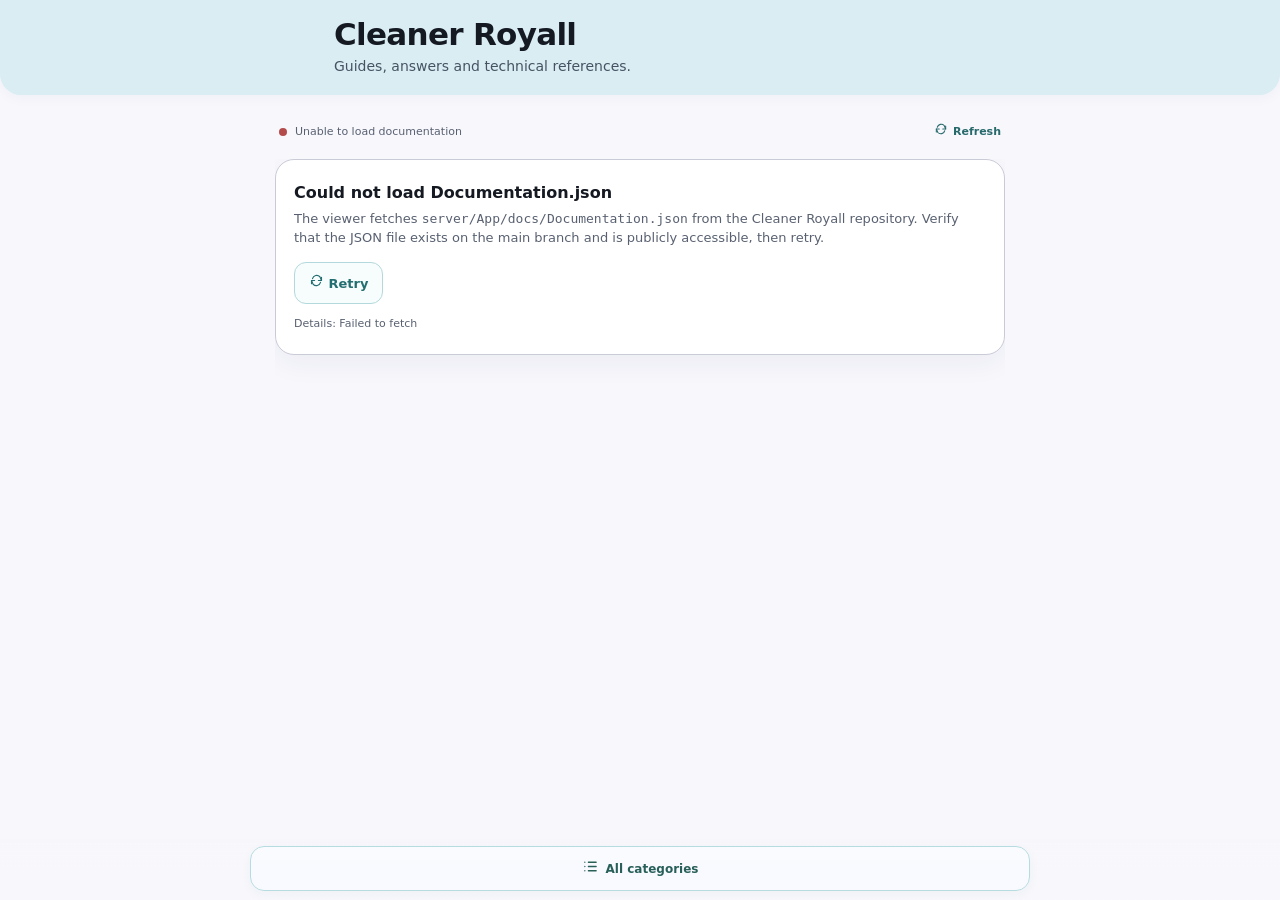
<file: web/CleanerRoyall/index.html>
<!doctype html>
<html lang="en">
<head>
<meta charset="utf-8">
<meta name="viewport" content="width=device-width,initial-scale=1,maximum-scale=1,user-scalable=no,viewport-fit=cover">
<meta name="theme-color" content="#d9edf3">
<meta name="color-scheme" content="light">
<title>Documentation</title>
<style>
:root{--bg:#f7f7fc;--surface:#fff;--surface-soft:#f0f0f8;--surface-head:#e3e3ed;--ink:#151922;--muted:#596171;--soft-muted:#7b8290;--line:#c9cbd7;--line-soft:#dcdde7;--teal:#167f79;--teal-deep:#126c68;--teal-wash:#e0f3f0;--blue:#42639a;--blue-wash:#e5ebfb;--green:#2f7545;--green-wash:#e5f5e6;--amber:#936308;--amber-wash:#fff0cc;--blue-color:#42639a;--amber-color:#936308;--teal-color:#207a75;--green-color:#287744;--purple-color:#7652a2;--red-color:#b44b4b;--neutral-color:#596171;--purple-wash:#eee5ff;--neutral-wash:#e8e9ef;--red-wash:#ffebeb;--red:#b44b4b;--red-wash:#ffebeb;--shadow:0 8px 28px rgba(30,46,67,.055);--radius:19px;--content:780px}
*{box-sizing:border-box}html,body{width:100%;height:100%;margin:0;background:var(--bg);color:var(--ink);font-family:Inter,Roboto,"Segoe UI",system-ui,-apple-system,BlinkMacSystemFont,sans-serif;font-size:15px;line-height:1.5;-webkit-font-smoothing:antialiased;text-rendering:optimizeLegibility}body{height:100vh;height:100dvh;display:flex;flex-direction:column;overflow:hidden}button,input{font:inherit}button,a{-webkit-tap-highlight-color:transparent}button{cursor:pointer}a{color:inherit}.app-header{position:relative;z-index:10;flex:0 0 auto;background:#d9edf3;border-radius:0 0 21px 21px;box-shadow:0 3px 14px rgba(30,67,82,.035);padding:calc(8px + env(safe-area-inset-top)) 18px 10px}.app-header-inner{max-width:var(--content);margin:0 auto;display:flex;align-items:center;gap:14px;min-height:70px}.app-icon-wrap{width:66px;height:66px;flex:0 0 66px;position:relative;display:grid;place-items:center;overflow:visible}.app-icon{position:absolute;inset:0;width:100%;height:100%;object-fit:contain;display:block;visibility:hidden;z-index:2}.app-icon.is-visible{visibility:visible}.icon-fallback{position:absolute;inset:0;display:grid;place-items:center;color:var(--teal);z-index:1}.icon-fallback svg{width:43px;height:43px}.app-title-wrap{min-width:0;flex:1}.app-title{font-size:clamp(21px,5.2vw,31px);font-weight:780;letter-spacing:-.7px;line-height:1.15;margin:0;overflow-wrap:anywhere}.app-subtitle{font-size:14px;color:#475363;line-height:1.35;margin:4px 0 0;overflow-wrap:anywhere}.header-meta{display:flex;align-items:center;gap:7px;flex-wrap:wrap;margin-top:5px}.header-meta:empty{display:none}.tiny-meta{font-size:10px;font-weight:700;letter-spacing:.035em;text-transform:uppercase;color:#397276;background:rgba(255,255,255,.55);padding:4px 8px;border-radius:999px}
.main{width:100%;max-width:var(--content);margin:0 auto;flex:1 1 auto;min-height:0;display:flex;flex-direction:column;overflow:hidden;padding:18px 17px 0}.status-line{display:flex;align-items:center;justify-content:space-between;gap:12px;flex:0 0 auto;padding:0 4px 12px;color:var(--muted);font-size:12px}.status-left{display:flex;align-items:center;gap:8px;min-width:0}.status-dot{width:8px;height:8px;border-radius:50%;background:var(--teal);flex:0 0 auto}.status-dot.loading{background:#c58b20;animation:pulse 1.2s ease-in-out infinite}.status-dot.error{background:var(--red)}.text-button{border:0;background:transparent;color:var(--teal-deep);font-weight:750;padding:6px 0;cursor:pointer}.main-scroll{flex:1 1 auto;min-height:0;overflow-x:hidden;overflow-y:auto;overscroll-behavior:contain;-webkit-overflow-scrolling:touch;scrollbar-width:none;padding:0 0 125px}.main-scroll::-webkit-scrollbar{display:none}.search-box{display:flex;align-items:center;gap:10px;background:#fff;border:1.5px solid #d7dae6;border-radius:17px;min-height:52px;padding:0 14px;box-shadow:0 2px 9px rgba(34,44,65,.025)}.search-box:focus-within{border-color:#87bdb9;box-shadow:0 0 0 3px rgba(22,127,121,.08)}.search-icon{display:grid;place-items:center;color:#677183;flex:0 0 auto}.search-icon svg{width:21px;height:21px}.search-input{border:0;outline:0;box-shadow:none;background:transparent;width:100%;min-width:0;color:var(--ink);font-size:14px;padding:13px 0}.search-input::placeholder{color:#8b92a0}.search-input::-webkit-search-cancel-button,.search-input::-webkit-search-decoration{-webkit-appearance:none;appearance:none}.clear-search{border:0;width:28px;height:28px;border-radius:50%;background:#f0f1f7;color:#586171;display:none;place-items:center;flex:0 0 auto}.clear-search.visible{display:grid}.section-heading{display:flex;align-items:flex-end;justify-content:space-between;gap:12px;margin:21px 1px 10px}.section-heading h2{font-size:16px;line-height:1.25;font-weight:800;letter-spacing:-.2px;margin:0}.section-heading p{font-size:12px;color:var(--muted);margin:3px 0 0}.subtle-link{border:0;background:transparent;color:var(--teal-deep);font-size:12px;font-weight:750;padding:3px 0;white-space:nowrap}.category-grid{display:grid;grid-template-columns:repeat(3,minmax(0,1fr));gap:9px}.category-tile{min-width:0;border:1.5px solid var(--cat-line,#dfe1eb);background:var(--cat-card,#fff);border-radius:16px;padding:12px 9px 11px;text-align:left;display:flex;flex-direction:column;align-items:flex-start;gap:8px;color:var(--ink);transition:transform .14s,border-color .14s,background .14s}.category-tile:active{transform:scale(.985)}.category-tile.active{border-color:var(--cat-color,var(--teal));box-shadow:0 0 0 2px color-mix(in srgb,var(--cat-color,var(--teal)) 13%,transparent)}.category-icon{width:35px;height:35px;border-radius:12px;background:var(--cat-wash,#e3edff);color:var(--cat-color,var(--blue));display:grid;place-items:center;flex:0 0 auto}.category-icon svg{width:20px;height:20px}.category-tile-title{font-size:12px;font-weight:780;line-height:1.25;overflow-wrap:anywhere}.category-tile-meta{font-size:10px;color:var(--muted);line-height:1.2}.cat-blue{--cat-color:#42639a;--cat-wash:#e3edff;--cat-card:#fcfdff;--cat-line:#dfe7f5}.cat-amber{--cat-color:#936308;--cat-wash:#fff0cc;--cat-card:#fffdf8;--cat-line:#eee5d1}.cat-teal{--cat-color:#207a75;--cat-wash:#ddf3f0;--cat-card:#fbfefd;--cat-line:#d9ece9}.cat-green{--cat-color:#287744;--cat-wash:#dff3e2;--cat-card:#fbfefb;--cat-line:#dcecdf}.cat-purple{--cat-color:#7652a2;--cat-wash:#eee5ff;--cat-card:#fdfbff;--cat-line:#e7dcf7}.cat-red{--cat-color:#b44b4b;--cat-wash:#ffebeb;--cat-card:#fffafa;--cat-line:#f1dfdf}.cat-neutral{--cat-color:#596171;--cat-wash:#e8e9ef;--cat-card:#fcfcfe;--cat-line:#e1e3eb}
.results-heading{margin-top:18px}.results-title{min-width:0}.results-count{font-size:11px;color:#717a89;font-weight:650;white-space:nowrap}.entry-list{display:flex;flex-direction:column;gap:9px}.entry-card{position:relative;width:100%;display:flex;align-items:center;gap:12px;text-align:left;padding:13px 13px;border:1.5px solid #e0e2ec;border-radius:17px;background:#fff;color:inherit;box-shadow:0 2px 9px rgba(34,44,65,.022);min-width:0;transition:transform .14s,border-color .14s}.entry-card:active{transform:scale(.995);border-color:#b8dcd7}.entry-new-dot{position:absolute;top:10px;right:11px;width:8px;height:8px;border-radius:50%;background:#239a56;box-shadow:0 0 0 3px #e6f7ec;pointer-events:none}.entry-icon{width:42px;height:42px;border-radius:14px;display:grid;place-items:center;flex:0 0 auto;background:var(--entry-wash,#e3edff);color:var(--entry-color,var(--blue))}.entry-icon svg{width:22px;height:22px}.entry-copy{flex:1;min-width:0}.entry-title-row{display:flex;align-items:center;gap:6px;flex-wrap:wrap;padding-right:18px}.entry-title{font-size:14px;line-height:1.35;font-weight:780;letter-spacing:-.12px;overflow-wrap:anywhere}.entry-summary{font-size:12px;color:#616a79;line-height:1.4;margin:4px 0 0;overflow-wrap:anywhere}.entry-meta{display:flex;align-items:center;gap:6px;flex-wrap:wrap;margin-top:7px;font-size:10px;color:#747d8a}.entry-meta span+span:before{content:"·";margin-right:6px;color:#a0a5af}.entry-meta span.entry-date:before{content:none;margin:0}.entry-meta .entry-date{display:inline-flex;align-items:center;gap:4px;padding:2px 6px;border-radius:7px;background:#e5edff;color:#315d99;font-weight:780}.entry-label{display:inline-flex;align-items:center;gap:4px;border-radius:999px;padding:4px 7px;font-size:9px;font-weight:800;line-height:1;text-transform:uppercase;letter-spacing:.035em;background:#eef0f7;color:#586171}.entry-card-chevron{color:#9aa0ac;display:grid;place-items:center;flex:0 0 auto}.entry-card-chevron svg{width:18px;height:18px}.empty-panel,.loading-panel,.error-panel{border:1px solid var(--line);background:#fff;border-radius:19px;padding:21px 18px;box-shadow:var(--shadow)}.loading-row{display:flex;align-items:center;gap:12px}.spinner{width:20px;height:20px;border:2px solid #c9e4e2;border-top-color:var(--teal);border-radius:50%;animation:spin .8s linear infinite;flex:0 0 auto}.loading-title,.error-title{font-size:16px;font-weight:780;margin:0}.loading-copy,.error-copy{color:var(--muted);font-size:13px;margin:4px 0 0}.skeleton{height:11px;border-radius:8px;background:linear-gradient(90deg,#efeff6,#f9f9fc,#efeff6);background-size:200% 100%;animation:shine 1.5s linear infinite;margin-top:17px}.skeleton.short{width:58%}.error-actions{display:flex;gap:10px;flex-wrap:wrap;margin-top:14px}.small-action{border:1px solid #b4d9dc;background:#f7fcfc;color:#236e70;border-radius:12px;padding:10px 14px;font-weight:700;cursor:pointer;font-size:13px}.empty-title{font-size:16px;font-weight:780;margin:0}.empty-copy{color:var(--muted);font-size:13px;margin:5px 0 0}
.bottom-actions{position:fixed;left:0;right:0;bottom:0;z-index:18;padding:7px 16px calc(9px + env(safe-area-inset-bottom));background:linear-gradient(180deg,rgba(247,247,252,0),rgba(247,247,252,.94) 18%,rgba(247,247,252,.99) 45%)}.bottom-actions-inner{max-width:var(--content);margin:0 auto;display:grid;grid-template-columns:repeat(2,minmax(0,1fr));gap:9px}.action-button{height:49px;min-width:0;border:1.5px solid #b6dce0;border-radius:16px;background:rgba(250,251,255,.94);color:#285f59;display:flex;align-items:center;justify-content:center;gap:8px;padding:0 10px;font-size:13px;font-weight:760;box-shadow:0 3px 12px rgba(31,96,82,.04)}.action-button svg{width:19px;height:19px;flex:0 0 auto}.action-button:active{transform:scale(.99);background:#edf8f4}.toast{position:fixed;z-index:70;left:50%;bottom:calc(76px + env(safe-area-inset-bottom));transform:translate(-50%,12px);opacity:0;pointer-events:none;background:#222a35;color:#fff;border-radius:13px;padding:11px 15px;font-size:13px;font-weight:600;box-shadow:0 5px 22px rgba(0,0,0,.17);max-width:calc(100vw - 40px);text-align:center;transition:opacity .18s,transform .18s}.toast.visible{opacity:1;transform:translate(-50%,0)}.floating-top{position:fixed;right:max(18px,calc((100vw - var(--content))/2 + 18px));bottom:calc(75px + env(safe-area-inset-bottom));z-index:15;width:44px;height:44px;border:1.5px solid #b5dfe2;border-radius:50%;display:grid;place-items:center;color:#1c555a;background:rgba(250,253,255,.96);box-shadow:0 4px 15px rgba(31,72,85,.1);opacity:0;pointer-events:none;transform:translateY(7px);transition:opacity .18s,transform .18s}.floating-top.visible{opacity:1;pointer-events:auto;transform:translateY(0)}
.sheet-overlay{position:fixed;inset:0;z-index:50;background:rgba(21,29,38,.39);backdrop-filter:blur(2px);-webkit-backdrop-filter:blur(2px);opacity:0;transition:opacity .22s ease}.sheet-overlay.open{opacity:1}.article-sheet{position:fixed;z-index:51;left:0;right:0;bottom:0;max-width:720px;height:90vh;height:min(90dvh,900px);margin:0 auto;background:#fbfbff;border:1px solid #dedfea;border-bottom:0;border-radius:17px 17px 0 0;box-shadow:0 -12px 44px rgba(25,37,54,.17);transform:translateY(105%);transition:transform .26s cubic-bezier(.2,.8,.2,1);display:flex;flex-direction:column;overflow:hidden;padding-bottom:env(safe-area-inset-bottom)}.article-sheet.open{transform:translateY(0)}.sheet-accent{height:4px;width:25%;background:#267b62;border-radius:0 0 5px 5px;flex:0 0 auto;margin-left:auto;margin-right:auto}.sheet-top{display:flex;align-items:flex-start;gap:12px;padding:14px 17px 9px;flex:0 0 auto}.sheet-title-wrap{min-width:0;flex:1}.sheet-label-row{display:flex;align-items:center;gap:7px;flex-wrap:wrap;margin-bottom:5px}.sheet-category{font-size:10px;color:#707989;font-weight:700}.sheet-title{font-size:clamp(19px,4.8vw,24px);font-weight:820;letter-spacing:-.45px;line-height:1.2;margin:0;overflow-wrap:anywhere}.sheet-subtitle{font-size:12px;color:#667080;margin:6px 0 0;line-height:1.4;overflow-wrap:anywhere}.sheet-close{width:36px;height:36px;flex:0 0 auto;display:grid;place-items:center;border:1px solid #e0e2eb;background:#f1f2f8;color:#596171;border-radius:12px;margin-top:-3px}.sheet-close svg{width:19px;height:19px}.sheet-meta{display:flex;align-items:center;gap:8px;flex-wrap:wrap;padding:8px 17px 12px;font-size:11px;color:#6e7786;border-bottom:1px solid #e0e2eb;flex:0 0 auto}.sheet-meta .sheet-meta-date{display:inline-flex;align-items:center;gap:5px;background:#e5edff;color:#315d99;border-radius:8px;padding:5px 8px;font-weight:760}.sheet-scroll{flex:1 1 auto;min-height:0;overflow-y:auto;overscroll-behavior:contain;-webkit-overflow-scrolling:touch;padding:15px 16px 28px;scrollbar-width:thin;scrollbar-color:#c8ccd7 transparent}.sheet-scroll::-webkit-scrollbar{width:4px}.sheet-scroll::-webkit-scrollbar-thumb{background:#c8ccd7;border-radius:8px}.sheet-footer{display:flex;align-items:center;justify-content:space-between;gap:10px;padding:10px 15px;border-top:1px solid #e3e5ed;background:#fbfbff;flex:0 0 auto}.sheet-back{display:inline-flex;align-items:center;justify-content:center;gap:8px;height:43px;min-width:100px;border:1.5px solid #c9e0e1;background:#f7fbfc;color:#255f60;border-radius:13px;font-size:13px;font-weight:760;padding:0 14px}.sheet-footer-note{font-size:10px;color:#8b92a0;text-align:right}.sheet-footer svg{width:17px;height:17px}
.article-content{display:flex;flex-direction:column;gap:14px}.content-block{min-width:0}.prose{font-size:14px;line-height:1.68;color:#242a35;overflow-wrap:anywhere}.prose>*:first-child{margin-top:0}.prose>*:last-child{margin-bottom:0}.prose h1,.prose h2,.prose h3{color:#202733;line-height:1.25;letter-spacing:-.2px;margin:18px 0 8px}.prose h1{font-size:20px}.prose h2{font-size:17px}.prose h3{font-size:15px}.prose p{margin:0 0 11px}.prose strong{font-weight:800}.prose em{font-style:italic}.prose a{color:#2e6299;text-decoration:underline;text-underline-offset:2px;overflow-wrap:anywhere}.prose code,.inline-code{font-family:ui-monospace,SFMono-Regular,Menlo,Consolas,monospace;font-size:.91em;background:#eff1f7;color:#384965;padding:2px 5px;border-radius:5px;overflow-wrap:anywhere}.prose blockquote{margin:9px 0;padding:8px 12px;border-left:3px solid #83b9b0;background:#edf7f4;color:#485c5b;border-radius:0 10px 10px 0}.prose ul,.prose ol{margin:6px 0 12px;padding-left:22px}.prose li{padding-left:3px;margin:4px 0}.prose hr{border:0;border-top:1px solid #dfe2eb;margin:15px 0}.code-card{border:1px solid #d8dce7;background:#f4f5fa;border-radius:15px;overflow:hidden;min-width:0}.code-head{display:flex;align-items:center;gap:9px;justify-content:space-between;padding:10px 12px;background:#e9ebf4;border-bottom:1px solid #d8dce7;min-width:0}.code-title-wrap{min-width:0;display:flex;align-items:center;gap:7px}.code-title{font-size:12px;font-weight:780;color:#3d4759;overflow-wrap:anywhere}.code-language{font-size:9px;letter-spacing:.05em;font-weight:800;text-transform:uppercase;border-radius:6px;background:#fff;color:#59677d;padding:4px 6px;flex:0 0 auto}.copy-button{display:inline-flex;align-items:center;justify-content:center;gap:5px;min-height:31px;border:1px solid #cbd1df;background:#fbfcff;color:#3e536e;border-radius:9px;padding:4px 8px;font-size:11px;font-weight:760;flex:0 0 auto}.copy-button svg{width:15px;height:15px}.code-body{margin:0;padding:13px 14px;overflow:auto;max-height:48vh;color:#252d3b;font-family:ui-monospace,SFMono-Regular,Menlo,Consolas,monospace;font-size:12px;line-height:1.65;white-space:pre;tab-size:4;-webkit-overflow-scrolling:touch}.sheet-error{border:1px solid #eddddd;background:#fffafa;color:#824545;border-radius:12px;padding:13px;font-size:13px}
[hidden]{display:none!important}@keyframes spin{to{transform:rotate(360deg)}}@keyframes pulse{50%{opacity:.35}}@keyframes shine{to{background-position:-200% 0}}@media(min-width:700px){.app-header{padding:10px 25px 12px}.app-header-inner{min-height:73px}.app-icon-wrap{width:70px;height:70px;flex-basis:70px}.main{padding:22px 25px 0}.category-tile{padding:14px 12px}.entry-card{padding:14px 15px}.article-sheet{border-radius:17px 17px 0 0}}@media(max-width:370px){.app-header{padding-left:13px;padding-right:13px}.app-header-inner{gap:10px}.app-icon-wrap{width:57px;height:57px;flex-basis:57px}.app-title{font-size:21px}.app-subtitle{font-size:12px}.main{padding:15px 11px 0}.category-grid{gap:6px}.category-tile{padding:10px 7px;border-radius:14px}.category-icon{width:31px;height:31px}.category-tile-title{font-size:11px}.category-tile-meta{font-size:9px}.entry-card{gap:9px;padding:11px 10px}.entry-icon{width:38px;height:38px;flex-basis:38px}.entry-title{font-size:13px}.entry-summary{font-size:11px}.sheet-top{padding:13px 13px 8px}.sheet-meta{padding-left:13px;padding-right:13px}.sheet-scroll{padding:13px 12px 24px}.code-body{font-size:11px;padding:11px}.bottom-actions{padding-left:10px;padding-right:10px}.action-button{font-size:12px;gap:6px;padding:0 6px}}
@media(prefers-reduced-motion:reduce){*,*::before,*::after{scroll-behavior:auto!important;animation-duration:.01ms!important;animation-iteration-count:1!important;transition-duration:.01ms!important}}

/* High-contrast syntax colors on a light code surface. */
.code-card{background:#f7f8fc;border:1px solid #d7dce8;color:#23283a}
.code-head{background:#e9edf5;border-bottom:1px solid #d7dce8}
.code-title{color:#293247}
.code-language{background:#fff;color:#334b75;border:1px solid #d4dceb}
.copy-button{border:1px solid #c6d0e1;background:#fff;color:#263b60}
.copy-button:active{background:#e8eef9}
.code-body{background:#f7f8fc;color:#23283a}
.code-body .tok-comment{color:#667085;font-style:italic}
.code-body .tok-string{color:#825500}
.code-body .tok-key{color:#1456a0;font-weight:700}
.code-body .tok-number{color:#6941c6}
.code-body .tok-literal{color:#b42368;font-weight:650}
.code-body .tok-keyword{color:#b42318;font-weight:650}
.code-body .tok-type{color:#067647}
.code-body .tok-method{color:#175cd3}
.code-body .tok-variable{color:#7048a8}
.code-body .tok-command{color:#087f5b;font-weight:700}
.code-body .tok-operator{color:#8e2e8e}
.code-body .tok-annotation{color:#087e8b;font-weight:700}
.code-body .tok-punctuation{color:#344054}

/* Nested category-list navigation */
.category-list{display:flex;flex-direction:column;background:#fff;border:1px solid #dfe3ed;border-radius:18px;overflow:hidden}
.category-row{width:100%;display:flex;align-items:center;gap:13px;min-width:0;padding:15px 14px;background:#fff;border:0;border-bottom:1px solid #edf0f5;color:var(--ink);text-align:left}
.category-row:last-child{border-bottom:0}.category-row:active{background:#f4f7fc}
.category-row .category-icon{width:43px;height:43px;border-radius:14px;flex:0 0 auto}
.category-row-copy{flex:1;min-width:0}.category-row-title{display:flex;align-items:baseline;gap:7px;flex-wrap:wrap;font-size:14px;font-weight:790;line-height:1.35;overflow-wrap:anywhere}.category-row-name{overflow-wrap:anywhere}
.category-row-description{display:block;margin-top:3px;color:#697283;font-size:12px;line-height:1.4;overflow-wrap:anywhere}
.category-row-meta{display:inline-flex;align-items:center;margin:0;color:#355d96;font-size:10px;font-weight:760;white-space:nowrap}
.category-row-chevron{flex:0 0 auto;display:grid;place-items:center;color:#8a93a3}
.nested-back{display:inline-flex;align-items:center;gap:7px;padding:5px 0;margin:1px 0 10px;border:0;background:transparent;color:#286a6c;font-size:12px;font-weight:780}
.nested-back svg{width:17px;height:17px;transform:rotate(180deg)}
.nested-heading{display:flex;align-items:flex-end;justify-content:space-between;gap:12px;margin:2px 1px 13px}
.nested-heading-copy{min-width:0}.nested-heading h2{margin:0;font-size:20px;line-height:1.25;letter-spacing:-.35px;font-weight:820;overflow-wrap:anywhere}
.nested-heading p{margin:5px 0 0;color:#647084;font-size:12px;line-height:1.45}
.nested-count{flex:0 0 auto;padding:5px 8px;border-radius:9px;background:#e8effb;color:#355d96;font-size:10px;font-weight:800;white-space:nowrap}
/* Fenced code gets one unmistakable full-width background panel. */
.code-card{width:100%;min-width:0;background:#fff;border:1px solid #d4ddea;border-radius:15px;box-shadow:0 2px 7px rgba(37,56,86,.035)}
.code-head{background:#e5ebf5;border-bottom:1px solid #d4ddea;padding:10px 12px}
.code-body{display:block;width:100%;min-width:100%;max-width:100%;box-sizing:border-box;margin:0;padding:15px 16px;overflow:auto;max-height:48vh;background:#eaf0fa;color:#202b3d;border-top:1px solid #d9e2f1;border-radius:0 0 14px 14px}
@media(max-width:370px){.category-row{gap:10px;padding:13px 10px}.category-row .category-icon{width:39px;height:39px;flex-basis:39px}.nested-heading h2{font-size:19px}.code-body{padding:12px;font-size:11px}}

/* Final navigation refinements: right-aligned counts, compact top refresh, back-aware footer. */
.category-row-title{display:flex;align-items:center;justify-content:space-between;gap:10px;width:100%;flex-wrap:nowrap}
.category-row-name{flex:1;min-width:0;overflow-wrap:anywhere}
.category-row-meta{margin-left:auto;flex:0 0 auto}
.status-line{gap:8px;font-size:11px}
.status-left{flex:1;min-width:0}
#statusText{min-width:0;overflow-wrap:anywhere}
.status-actions{display:flex;align-items:center;justify-content:flex-end;flex:0 0 auto}
.refresh-inline{display:inline-flex;align-items:center;justify-content:center;gap:5px;padding:5px 0 5px 7px;border:0;background:transparent;color:#286a6c;font-size:11px;font-weight:760;white-space:nowrap}
.refresh-inline svg{width:14px;height:14px;flex:0 0 auto}
.refresh-inline:disabled{opacity:.58;cursor:wait}
.bottom-actions-inner{display:block}
.action-button{width:100%;max-width:var(--content);height:45px;margin:0 auto;border-radius:14px;font-size:12px;gap:7px}
.action-button svg{width:17px;height:17px}
.nested-back svg{transform:none}
@media(max-width:370px){.status-line{padding-left:0;padding-right:0;gap:6px}.refresh-inline{font-size:10px;gap:4px}.category-row{gap:9px;padding-left:10px;padding-right:10px}.category-row-title{gap:5px}.category-row-meta{font-size:9px}.action-button{height:43px}}

/* Repository-hosted Markdown images: preserve their source ratio and show no caption or frame. */
.prose .markdown-image{display:block;width:100%;max-width:100%;height:auto;object-fit:contain;border:0;border-radius:0;margin:10px 0;user-select:none;-webkit-user-drag:none}
.prose .markdown-image-block{display:block;width:100%;max-width:100%;margin:10px 0}
.prose .markdown-image-block .markdown-image{margin:0}
html,body{-ms-touch-action:pan-x pan-y;touch-action:pan-x pan-y}
</style>
</head>
<body>
<header class="app-header">
  <div class="app-header-inner">
    <div class="app-icon-wrap" aria-hidden="true"><img class="app-icon" id="appIcon" alt=""><span class="icon-fallback" id="iconFallback"></span></div>
    <div class="app-title-wrap"><h1 class="app-title" id="appName">Cleaner Royall</h1><p class="app-subtitle" id="appDescription">Guides, answers and technical references.</p><div class="header-meta" id="headerMeta"></div></div>
  </div>
</header>
<main class="main">
  <div class="status-line" aria-live="polite"><div class="status-left"><span class="status-dot loading" id="statusDot"></span><span id="statusText">Loading documentation…</span></div><div class="status-actions"><button class="refresh-inline" id="refreshButton" type="button" data-action="refresh"><span id="refreshIcon"></span><span id="refreshLabel">Refresh</span></button></div></div>
  <section class="main-scroll" id="mainScroll" aria-live="polite">
    <div class="loading-panel"><div class="loading-row"><span class="spinner" aria-hidden="true"></span><div><div class="loading-title">Opening the knowledge base</div><p class="loading-copy">Loading articles from Cleaner Royall documentation.</p></div></div><div class="skeleton"></div><div class="skeleton short"></div></div>
  </section>
</main>
<button class="floating-top" id="backToTop" type="button" aria-label="Back to top" title="Back to top"></button>
<footer class="bottom-actions"><div class="bottom-actions-inner"><button class="action-button" id="allCategoriesButton" type="button" data-action="all-articles" aria-label="All categories"><span id="allIcon"></span><span id="allLabel">All categories</span></button></div></footer>
<div class="sheet-overlay" id="sheetOverlay" hidden></div>
<section class="article-sheet" id="articleSheet" role="dialog" aria-modal="true" aria-labelledby="sheetTitle" aria-hidden="true" hidden>
  <div class="sheet-accent"></div>
  <header class="sheet-top"><div class="sheet-title-wrap"><div class="sheet-label-row" id="sheetLabelRow"></div><h2 class="sheet-title" id="sheetTitle" tabindex="-1">Article title</h2><p class="sheet-subtitle" id="sheetSubtitle"></p></div><button class="sheet-close" id="sheetClose" type="button" data-action="close-sheet" aria-label="Close article"></button></header>
  <div class="sheet-meta" id="sheetMeta"></div>
  <div class="sheet-scroll" id="sheetScroll" tabindex="0"></div>
  <footer class="sheet-footer"><button class="sheet-back" type="button" data-action="close-sheet"><span id="backIcon"></span>Back</button><span class="sheet-footer-note">Cleaner Royall Documentation</span></footer>
</section>
<div class="toast" id="toast" role="status" aria-live="polite"></div>
<script>
(() => {
'use strict';
const DOCUMENTATION_JSON_URL = 'https://raw.githubusercontent.com/AraafRoyall/Cleaner-Royall/main/server/App/docs/Documentation.json';
const $ = id => document.getElementById(id);
const ICONS = {
  sparkles:'<path d="m12 3 1.9 5.8L20 11l-6.1 2.2L12 19l-1.9-5.8L4 11l6.1-2.2L12 3Z"/><path d="m19 14 1.1 2.9L23 18l-2.9 1.1L19 22l-1.1-2.9L15 18l2.9-1.1L19 14Z"/>',
  help:'<circle cx="12" cy="12" r="9"/><path d="M9.6 9a2.5 2.5 0 0 1 4.8 1c0 1.7-2.4 2.1-2.4 3.8M12 17h.01"/>',
  book:'<path d="M4 5.5A2.5 2.5 0 0 1 6.5 3H20v16H6.5A2.5 2.5 0 0 0 4 21.5z"/><path d="M4 5.5v16M8 7h8M8 11h7"/>',
  code:'<path d="m8 8-4 4 4 4M16 8l4 4-4 4M14 5l-4 14"/>',
  search:'<circle cx="10.8" cy="10.8" r="6.8"/><path d="m16 16 5 5"/>',
  x:'<path d="m6 6 12 12M18 6 6 18"/>',
  chevron:'<path d="m9 18 6-6-6-6"/>',
  chevronDown:'<path d="m6 9 6 6 6-6"/>',
  arrowUp:'<path d="M12 19V5M5 12l7-7 7 7"/>',
  arrowLeft:'<path d="M19 12H5M12 19l-7-7 7-7"/>',
  refresh:'<path d="M20 7v5h-5M4 17v-5h5"/><path d="M5.6 9A7 7 0 0 1 17.4 6L20 12M4 12l2.6 6A7 7 0 0 0 18.4 15"/>',
  copy:'<rect x="8" y="8" width="12" height="12" rx="2"/><path d="M16 8V5a2 2 0 0 0-2-2H5a2 2 0 0 0-2 2v9a2 2 0 0 0 2 2h3"/>',
  check:'<path d="m5 12 4 4L19 6"/>',
  info:'<circle cx="12" cy="12" r="9"/><path d="M12 11v5M12 7h.01"/>',
  warning:'<path d="m10.3 3.9-8 14A2 2 0 0 0 4 21h16a2 2 0 0 0 1.7-3.1l-8-14a2 2 0 0 0-3.4 0Z"/><path d="M12 9v4M12 17h.01"/>',
  lightbulb:'<path d="M9 18h6M10 22h4M8.2 14.5A6 6 0 1 1 15.8 14.5c-.9.7-1.3 1.5-1.3 2.5h-5c0-1-.4-1.8-1.3-2.5Z"/>',
  crown:'<path d="m2 8 5 4 5-8 5 8 5-4-2 12H4L2 8Z"/><path d="M4 16h16"/>',
  shield:'<path d="M12 22s8-4 8-11V5l-8-3-8 3v6c0 7 8 11 8 11Z"/><path d="m9 12 2 2 4-4"/>',
  list:'<path d="M9 6h11M9 12h11M9 18h11M4 6h.01M4 12h.01M4 18h.01"/>',
  calendar:'<rect x="3" y="5" width="18" height="16" rx="2"/><path d="M16 3v4M8 3v4M3 10h18"/>',
  tag:'<path d="M20.6 13.4 13.4 20.6a2 2 0 0 1-2.8 0L3 13V3h10l7.6 7.6a2 2 0 0 1 0 2.8Z"/><circle cx="7.5" cy="7.5" r="1"/>',
  external:'<path d="M14 3h7v7M10 14 21 3"/><path d="M18 13v6a2 2 0 0 1-2 2H5a2 2 0 0 1-2-2V8a2 2 0 0 1 2-2h6"/>',
  file:'<path d="M14 2H6a2 2 0 0 0-2 2v16a2 2 0 0 0 2 2h12a2 2 0 0 0 2-2V8Z"/><path d="M14 2v6h6M8 13h8M8 17h8"/>',
  checkCircle:'<circle cx="12" cy="12" r="9"/><path d="m8 12 2.5 2.5L16 9"/>',
  close:'<path d="m6 6 12 12M18 6 6 18"/>'
};
function icon(name,size=20){const raw=String(name||'').toLowerCase().replace(/[^a-z]/g,'');const aliases={helpcircle:'help',circlehelp:'help',bookopen:'book',bookopentext:'book',filetext:'file',filecode:'code',code2:'code',circlestar:'sparkles',star:'sparkles',wand:'sparkles',wandstars:'sparkles',alerttriangle:'warning',trianglealert:'warning',circlealert:'warning',arrowup:'arrowUp',arrowleft:'arrowLeft',refreshcw:'refresh',rotatecw:'refresh',copycheck:'copy',listordered:'list',listchecks:'list',circlecheck:'checkCircle'};const key=aliases[raw]||raw;return `<svg xmlns="http://www.w3.org/2000/svg" width="${size}" height="${size}" viewBox="0 0 24 24" fill="none" stroke="currentColor" stroke-width="1.8" stroke-linecap="round" stroke-linejoin="round" aria-hidden="true">${ICONS[key]||ICONS.file}</svg>`}
function escapeHtml(value){return String(value??'').replace(/[&<>"']/g,ch=>({'&':'&amp;','<':'&lt;','>':'&gt;','"':'&quot;',"'":'&#39;'}[ch]))}
function safeUrl(value){try{const url=new URL(String(value||''),location.href);return ['https:','http:'].includes(url.protocol)?url.href:''}catch(_){return ''}}
function normaliseText(value){return String(value??'').trim()}
function slug(value){return String(value||'').toLowerCase().replace(/[^a-z0-9]+/g,'-').replace(/^-+|-+$/g,'')}
let knowledgeData=null, allEntries=[], categoryMap=new Map(), currentCategory='', currentQuery='', currentEntryId='', returnFocus=null, toastTimer=null, appIconRequested=false, successfulManualRefreshes=0, initialLoadPending=true;
function buildRouteUrl(category,id){const url=new URL(location.href);url.searchParams.delete('category');url.searchParams.delete('id');if(category)url.searchParams.set('category',String(category));if(id)url.searchParams.set('id',String(id));return url}
function updateRoute(category,id,replace=false,direct=false){const url=buildRouteUrl(category,id);history[replace?'replaceState':'pushState']({docsViewer:true,category:String(category||''),id:String(id||''),direct:!!direct,query:currentQuery},'',url);return url}
function resolveMarkdownImage(value){let path=String(value||'').trim().replace(/^<|>$/g,'');if(!path||/^[a-z][a-z0-9+.-]*:/i.test(path)||path.startsWith('/')||path.startsWith('//')||path.includes('\\')||/[?#]/.test(path))return '';path=path.replace(/^\.\//,'');const segments=path.split('/');if(!path||segments.some(part=>!part||part==='.'||part==='..'))return '';const app=knowledgeData&&knowledgeData.app,base=safeUrl(app&&app.imagesBaseUrl);if(!base)return '';try{return new URL(segments.map(part=>encodeURIComponent(part)).join('/'),base.endsWith('/')?base:base+'/').href}catch(_){return ''}}
function categoryFor(id){return categoryMap.get(String(id))||{id:String(id||''),title:String(id||'Other'),theme:'neutral',icon:'list',description:''}}
function entryById(id){return allEntries.find(entry=>String(entry.id)===String(id))||null}
function settingEnabled(name,fallback=true){const settings=knowledgeData&&knowledgeData.settings;return settings&&typeof settings[name]==='boolean'?settings[name]:fallback}
function safeTheme(category){const theme=String(category&&category.theme||'neutral').toLowerCase();return ['blue','amber','teal','green','purple','red','neutral'].includes(theme)?theme:'neutral'}
function categoryTheme(category){return 'cat-'+safeTheme(category)}
function entryIcon(){return 'book'}
function renderInlineMarkdown(value){const source=String(value??'');const token=/!\[([^\]]*)\]\(([^)\s]+)(?:\s+"[^"]*")?\)|\[([^\]]+)\]\((https?:\/\/[^\s)]+)\)|`([^`]+)`|\*\*([^*]+)\*\*|\*([^*]+)\*/g;let output='',last=0,match;while((match=token.exec(source))){output+=escapeHtml(source.slice(last,match.index));if(match[1]!==undefined){const src=resolveMarkdownImage(match[2]);output+=src?'<img class="markdown-image" data-image-src="'+escapeHtml(src)+'" alt="'+escapeHtml(match[1])+'" decoding="async">':escapeHtml(match[1])}else if(match[3]!==undefined){const href=safeUrl(match[4]);output+=href?'<a href="'+escapeHtml(href)+'" target="_blank" rel="noopener noreferrer">'+escapeHtml(match[3])+'</a>':escapeHtml(match[3])}else if(match[5]!==undefined){output+='<code>'+escapeHtml(match[5])+'</code>'}else if(match[6]!==undefined){output+='<strong>'+escapeHtml(match[6])+'</strong>'}else{output+='<em>'+escapeHtml(match[7])+'</em>'}last=token.lastIndex}output+=escapeHtml(source.slice(last));return output.replace(/\n/g,'<br>')}
function highlightCode(code,language){const source=String(code??''),lang=String(language||'text').toLowerCase();let pattern;if(lang==='json'){pattern=/"(?:\\.|[^"\\])*"|-?\d+(?:\.\d+)?(?:[eE][+-]?\d+)?|\b(?:true|false|null)\b|[{}\[\]:,]/g}else if(lang==='java'){pattern=/\/\/[^\n]*|\/\*[\s\S]*?\*\/|"(?:\\.|[^"\\])*"|'(?:\\.|[^'\\])*'|@\w+|\b(?:abstract|assert|boolean|break|byte|case|catch|char|class|const|continue|default|do|double|else|enum|extends|final|finally|float|for|if|implements|import|instanceof|int|interface|long|native|new|package|private|protected|public|record|return|short|static|strictfp|super|switch|synchronized|this|throw|throws|transient|try|var|void|volatile|while|yield)\b|\b(?:true|false|null)\b|\b\d+(?:\.\d+)?[fFdDlL]?\b|\b[A-Z][A-Za-z0-9_]*\b|\b[A-Za-z_$][\w$]*(?=\s*\()/g}else if(['bash','sh','shell'].includes(lang)){pattern=/#.*|"(?:\\.|[^"\\])*"|'(?:[^'\\]|\\.)*'|\$\{[^}]*\}|\$[A-Za-z_]\w*|\b(?:if|then|else|elif|fi|for|in|do|done|case|esac|while|until|function|export|local|return|exit|set|source)\b|\b(?:echo|printf|cd|ls|grep|find|sed|awk|cat|mkdir|rm|cp|mv|chmod|chown|test|curl|wget|git|java|javac|sh|bash|pwd|id|uname|du|df|command|read|shift|trap|sudo)\b|[|&;<>!=~]/g}else{return escapeHtml(source)}let output='',last=0;source.replace(pattern,function(token,offset){output+=escapeHtml(source.slice(last,offset));let cls='punctuation';if(lang==='json'){if(token[0]==='"')cls=/^\s*:/.test(source.slice(offset+token.length))?'key':'string';else if(/^-?\d/.test(token))cls='number';else if(/^(true|false|null)$/.test(token))cls='literal'}else if(lang==='java'){if(token.startsWith('//')||token.startsWith('/*'))cls='comment';else if(token[0]==='"'||token[0]==="'")cls='string';else if(token[0]==='@')cls='annotation';else if(/^(abstract|assert|boolean|break|byte|case|catch|char|class|const|continue|default|do|double|else|enum|extends|final|finally|float|for|if|implements|import|instanceof|int|interface|long|native|new|package|private|protected|public|record|return|short|static|strictfp|super|switch|synchronized|this|throw|throws|transient|try|var|void|volatile|while|yield)$/.test(token))cls='keyword';else if(/^(true|false|null)$/.test(token))cls='literal';else if(/^\d/.test(token))cls='number';else if(/^[A-Z]/.test(token))cls='type';else cls='method'}else{if(token[0]==='#')cls='comment';else if(token[0]==='"'||token[0]==="'")cls='string';else if(token[0]==='$')cls='variable';else if(/^(if|then|else|elif|fi|for|in|do|done|case|esac|while|until|function|export|local|return|exit|set|source)$/.test(token))cls='keyword';else if(/^(echo|printf|cd|ls|grep|find|sed|awk|cat|mkdir|rm|cp|mv|chmod|chown|test|curl|wget|git|java|javac|sh|bash|pwd|id|uname|du|df|command|read|shift|trap|sudo)$/.test(token))cls='command';else cls='operator'}output+='<span class="tok-'+cls+'">'+escapeHtml(token)+'</span>';last=offset+token.length;return token});return output+escapeHtml(source.slice(last))}
function renderCodePanel(code,language){const lang=normaliseText(language||'text')||'text';return '<section class="content-block code-card"><div class="code-head"><div class="code-title-wrap"><span class="code-language">'+escapeHtml(lang)+'</span></div><button type="button" class="copy-button" data-action="copy-code" data-code="'+escapeHtml(encodeURIComponent(code))+'">'+icon('copy',15)+' Copy</button></div><pre class="code-body"><code>'+highlightCode(code,lang)+'</code></pre></section>'}

function renderMarkdown(value){const lines=String(value??'').replace(/\r\n?/g,'\n').split('\n');let html='',paragraph=[],listType='',list=[],codeLines=null,codeLanguage='text';const flushParagraph=()=>{if(paragraph.length){html+='<p>'+renderInlineMarkdown(paragraph.join(' '))+'</p>';paragraph=[]}};const flushList=()=>{if(list.length){html+='<'+listType+'>'+list.map(item=>'<li>'+renderInlineMarkdown(item)+'</li>').join('')+'</'+listType+'>';list=[];listType=''}};for(const raw of lines){const line=raw.trim();let m;if(codeLines!==null){if(/^\x60{3}\s*$/.test(line)){html+=renderCodePanel(codeLines.join('\n'),codeLanguage);codeLines=null;codeLanguage='text'}else codeLines.push(raw);continue}if((m=line.match(/^\x60{3}([\w.+#-]*)\s*$/))){flushParagraph();flushList();codeLines=[];codeLanguage=m[1]||'text';continue}if((m=line.match(/^!\[([^\]]*)\]\(([^)\s]+)(?:\s+"[^"]*")?\)$/))){flushParagraph();flushList();const src=resolveMarkdownImage(m[2]);if(src)html+='<div class="markdown-image-block"><img class="markdown-image" data-image-src="'+escapeHtml(src)+'" alt="'+escapeHtml(m[1])+'" decoding="async"></div>';continue}if(!line){flushParagraph();flushList();continue}if((m=line.match(/^(#{1,3})\s+(.+)$/))){flushParagraph();flushList();const level=m[1].length;html+='<h'+level+'>'+renderInlineMarkdown(m[2])+'</h'+level+'>';continue}if(/^(-{3,}|\*{3,}|_{3,})$/.test(line)){flushParagraph();flushList();html+='<hr>';continue}if((m=line.match(/^>\s?(.+)$/))){flushParagraph();flushList();html+='<blockquote>'+renderInlineMarkdown(m[1])+'</blockquote>';continue}if((m=line.match(/^[-*]\s+(.+)$/))){flushParagraph();if(listType&&listType!=='ul')flushList();listType='ul';list.push(m[1]);continue}if((m=line.match(/^\d+[.)]\s+(.+)$/))){flushParagraph();if(listType&&listType!=='ol')flushList();listType='ol';list.push(m[1]);continue}flushList();paragraph.push(line)}flushParagraph();flushList();if(codeLines!==null)html+=renderCodePanel(codeLines.join('\n'),codeLanguage);return html||'<p></p>'}
function renderCategories(){return knowledgeData.categories.map(c=>{const n=c.articles.length,theme=categoryTheme(c);return '<button type="button" class="category-row" data-action="open-category" data-category="'+escapeHtml(c.id)+'"><span class="category-icon '+theme+'">'+icon(c.icon||'list',21)+'</span><span class="category-row-copy"><span class="category-row-title"><span class="category-row-name">'+escapeHtml(c.title||c.id)+'</span><span class="category-row-meta">'+n+' '+(n===1?'article':'articles')+'</span></span><span class="category-row-description">'+escapeHtml(c.description||'Browse articles in this section')+'</span></span><span class="category-row-chevron">'+icon('chevron',20)+'</span></button>'}).join('')}
function getFilteredEntries(){let entries=currentCategory?allEntries.filter(e=>e.category===currentCategory):allEntries.slice();if(currentQuery){const q=currentQuery.toLowerCase();entries=entries.filter(e=>{const c=categoryFor(e.category);return [e.title,e.summary,e.category,c.title,c.description,e.content].join(' ').toLowerCase().includes(q)})}entries.sort((a,b)=>String(a.title||'').localeCompare(String(b.title||''),undefined,{sensitivity:'base'}));return entries}
function isUpdatedWithinWeek(value){const match=String(value||'').trim().match(/^(\d{4})-(\d{2})-(\d{2})$/);if(!match)return false;const year=Number(match[1]),month=Number(match[2]),day=Number(match[3]),updatedAt=Date.UTC(year,month-1,day),parsed=new Date(updatedAt);if(parsed.getUTCFullYear()!==year||parsed.getUTCMonth()!==month-1||parsed.getUTCDate()!==day)return false;const now=new Date(),today=Date.UTC(now.getUTCFullYear(),now.getUTCMonth(),now.getUTCDate()),ageDays=Math.floor((today-updatedAt)/86400000);return ageDays>=0&&ageDays<7}
function renderEntry(e){const c=categoryFor(e.category),t=safeTheme(c),d=settingEnabled('showUpdatedDate')&&e.updated?String(e.updated):'',cat=currentCategory?'':'<span>'+escapeHtml(c.title)+'</span>',fresh=isUpdatedWithinWeek(e.updated),newDot=fresh?'<span class="entry-new-dot" title="Updated within the last 7 days" aria-label="Updated within the last 7 days"></span>':'';return '<button type="button" class="entry-card" data-action="open-entry" data-id="'+escapeHtml(e.id)+'" style="--entry-color:var(--'+t+'-color,#42639a);--entry-wash:var(--'+t+'-wash,#e3edff)"><span class="entry-icon" style="background:var(--'+t+'-wash,#e8e9ef);color:var(--'+t+'-color,#596171)">'+icon(entryIcon(e),22)+'</span><span class="entry-copy"><span class="entry-title-row"><span class="entry-title">'+escapeHtml(e.title||'Untitled article')+'</span></span><span class="entry-summary">'+escapeHtml(e.summary||'Open to read more.')+'</span><span class="entry-meta">'+cat+(d?'<span class="entry-date">'+icon('calendar',11)+' '+escapeHtml(d)+'</span>':'')+'</span></span>'+newDot+'<span class="entry-card-chevron">'+icon('chevron',18)+'</span></button>'}
function renderHome(){if(!knowledgeData)return;const filtered=getFilteredEntries(),searching=!!currentQuery,c=currentCategory?categoryFor(currentCategory):null;const search=settingEnabled('searchEnabled')?'<div class="search-box"><span class="search-icon">'+icon('search',21)+'</span><input class="search-input" id="searchInput" type="search" autocomplete="off" placeholder="Search documentation, answers and code…" aria-label="Search documentation" value="'+escapeHtml(currentQuery)+'"><button class="clear-search '+(currentQuery?'visible':'')+'" type="button" data-action="clear-search" aria-label="Clear search">'+icon('x',16)+'</button></div>':'';const list=filtered.map(renderEntry).join('');let body;if(c){body='<button class="nested-back" type="button" data-action="all-categories">'+icon('arrowLeft',17)+' Back</button><div class="nested-heading"><div class="nested-heading-copy"><h2>'+escapeHtml(c.title)+'</h2><p>'+escapeHtml(c.description||'Articles in this section')+'</p></div><span class="nested-count">'+filtered.length+' '+(filtered.length===1?'article':'articles')+'</span></div><div class="entry-list" id="entryList">'+(list||'<div class="empty-panel"><h3 class="empty-title">No matching articles</h3><p class="empty-copy">Try a different search term.</p></div>')+'</div>'}else if(searching){body='<div class="section-heading"><div><h2>Search results</h2><p>Across all documentation categories</p></div><span class="results-count">'+filtered.length+' found</span></div><div class="entry-list" id="entryList">'+(list||'<div class="empty-panel"><h3 class="empty-title">No matching articles</h3><p class="empty-copy">Try a different search term.</p></div>')+'</div>'}else{body='<div class="section-heading"><div><h2>Browse categories</h2><p>Choose a section to explore its articles</p></div><span class="results-count">'+knowledgeData.categories.length+' sections</span></div><div class="category-list">'+renderCategories()+'</div>'}$('statusDot').className='status-dot';$('statusText').textContent=allEntries.length+' articles across '+knowledgeData.categories.length+' categories';$('allIcon').innerHTML=currentCategory?icon('arrowLeft',18):icon('list',19);$('allLabel').textContent=currentCategory?'Back':'All categories';$('allCategoriesButton').setAttribute('aria-label',currentCategory?'Back to all categories':'All categories');$('mainScroll').innerHTML=search+body+'<div style="height:22px"></div>';const input=$('searchInput');if(input)input.addEventListener('input',()=>{const pos=input.selectionStart;currentQuery=input.value;const y=$('mainScroll').scrollTop;renderHome();$('mainScroll').scrollTop=y;const next=$('searchInput');if(next){next.focus({preventScroll:true});try{next.setSelectionRange(pos,pos)}catch(_){}}});$('backToTop').classList.toggle('visible',$('mainScroll').scrollTop>380)}
function renderArticle(entry){const category=categoryFor(entry.category);$('sheetLabelRow').innerHTML=`<span class="sheet-category">${escapeHtml(category.title)}</span>`;$('sheetTitle').textContent=entry.title||'Untitled entry';$('sheetSubtitle').textContent=entry.summary||'';const meta=[];if(settingEnabled('showUpdatedDate')&&entry.updated)meta.push(`${icon('calendar',14)} <span>Updated ${escapeHtml(entry.updated)}</span>`);$('sheetMeta').innerHTML=meta.map(value=>`<span class="sheet-meta-date">${value}</span>`).join('');let html=`<div class="article-content"><div class="content-block prose">${renderMarkdown(entry.content||'')}</div></div>`;$('sheetScroll').innerHTML=html;$('sheetScroll').scrollTop=0;$('sheetScroll').scrollLeft=0;currentEntryId=String(entry.id)}
function loadMarkdownImages(){ $('sheetScroll').querySelectorAll('img.markdown-image[data-image-src]').forEach(image=>{const source=safeUrl(image.getAttribute('data-image-src'));if(!source)return;image.src=source;image.removeAttribute('data-image-src')})}
function openEntry(id,trigger,options={}){const entry=entryById(id);if(!entry)return;if(!options.fromRoute){const previous=history.state&&history.state.docsViewer?history.state:{docsViewer:true,category:currentCategory,id:'',direct:false,query:currentQuery};history.replaceState({...previous,category:currentCategory,id:'',direct:false,query:currentQuery},'',buildRouteUrl(currentCategory,''));updateRoute(entry.category,entry.id,false,false)}returnFocus=trigger||document.activeElement;renderArticle(entry);const sheet=$('articleSheet'),overlay=$('sheetOverlay');sheet.hidden=false;overlay.hidden=false;sheet.setAttribute('aria-hidden','false');document.body.style.overflow='hidden';requestAnimationFrame(()=>{sheet.classList.add('open');overlay.classList.add('open');loadMarkdownImages();$('sheetScroll').scrollTop=0;$('sheetClose').focus({preventScroll:true})})}
function closeSheet(fromPopState=false){const sheet=$('articleSheet'),overlay=$('sheetOverlay');if(sheet.hidden)return;if(!fromPopState){const state=history.state||{},url=new URL(location.href);if(url.searchParams.has('id')){const category=String(state.category||url.searchParams.get('category')||'');if(state.docsViewer&&state.id&&!state.direct){history.back();return}updateRoute(category,'',true,false)}}sheet.classList.remove('open');overlay.classList.remove('open');sheet.setAttribute('aria-hidden','true');document.body.style.overflow='';setTimeout(()=>{if(!sheet.classList.contains('open')){sheet.hidden=true;overlay.hidden=true}},280);const target=returnFocus;returnFocus=null;if(target&&typeof target.focus==='function')setTimeout(()=>target.focus({preventScroll:true}),40)}
function showToast(message){const toast=$('toast');toast.textContent=message;toast.classList.add('visible');clearTimeout(toastTimer);toastTimer=setTimeout(()=>toast.classList.remove('visible'),2300)}
async function copyText(text){try{await navigator.clipboard.writeText(text);showToast('Copied to clipboard')}catch(_){const textarea=document.createElement('textarea');textarea.value=text;textarea.setAttribute('readonly','');textarea.style.position='fixed';textarea.style.opacity='0';document.body.appendChild(textarea);textarea.select();let success=false;try{success=document.execCommand('copy')}catch(__){}textarea.remove();showToast(success?'Copied to clipboard':'Copy failed — select the code and copy it manually')}}
function applyApp(data){const app=data.app&&typeof data.app==='object'?data.app:{};const name=normaliseText(app.name)||'Documentation',pageTitle=normaliseText(app.title)||name,description=normaliseText(app.description)||'Guides, answers and technical references.';$('appName').textContent=name;$('appDescription').textContent=description;document.title=`${name} — ${pageTitle}`;$('headerMeta').innerHTML='';if(app.version&&normaliseText(app.version).toLowerCase()!=='preview')$('headerMeta').innerHTML=`<span class="tiny-meta">${escapeHtml(app.version)}</span>`;if(!appIconRequested){appIconRequested=true;const image=$('appIcon'),fallback=$('iconFallback');fallback.innerHTML=icon('sparkles',42);fallback.style.display='grid';image.classList.remove('is-visible');image.onload=()=>{image.classList.add('is-visible');fallback.style.display='none'};image.onerror=()=>{image.classList.remove('is-visible');fallback.style.display='grid'};const src=safeUrl(app.logo||app.icon)||'https://raw.githubusercontent.com/AraafRoyall/Cleaner-Royall/main/assets/logo.png';image.alt=name+' logo';if(src){image.src=src}else{image.removeAttribute('src')}}}
function validateAndSetData(data,isInitial=false){if(!data||typeof data!=='object'||!Array.isArray(data.categories))throw new Error('Expected a categories array in Documentation.json');const categories=data.categories.filter(c=>c&&typeof c==='object'&&c.id).map(c=>({...c,id:String(c.id),articles:Array.isArray(c.articles)?c.articles:[]}));const categoryIds=new Set(),articleIds=new Set(),entries=[];for(const c of categories){if(categoryIds.has(c.id))throw new Error('Duplicate category id: '+c.id);categoryIds.add(c.id);for(const a of c.articles){if(!a||typeof a!=='object'||!a.id||!a.title)throw new Error('Every article requires id and title in category '+c.id);const id=String(a.id);if(articleIds.has(id))throw new Error('Duplicate article id: '+id);articleIds.add(id);entries.push({...a,id,category:c.id,content:String(a.content??'')})}}knowledgeData={...data,categories};allEntries=entries;categoryMap=new Map(categories.map(c=>[c.id,c]));if(currentCategory&&!categoryMap.has(currentCategory))currentCategory='';applyApp(knowledgeData);applyRouteFromLocation(isInitial)}
function applyRouteFromLocation(isInitial=false){const url=new URL(location.href),requestedCategory=url.searchParams.get('category')||'',requestedId=url.searchParams.get('id')||'',previousQuery=currentQuery;currentCategory=categoryMap.has(requestedCategory)?requestedCategory:'';currentQuery=isInitial||requestedId?'':previousQuery;if(requestedId){const entry=allEntries.find(item=>String(item.id)===requestedId&&(!requestedCategory||item.category===requestedCategory));if(!entry){renderHome();if(!$('articleSheet').hidden)closeSheet(true);updateRoute(currentCategory,'',true,false);showToast('Article not found');return}currentCategory=entry.category;currentQuery='';renderHome();const state=history.state||{},direct=!!isInitial||(!!(state.docsViewer&&state.id===entry.id&&state.direct));updateRoute(entry.category,entry.id,true,direct);openEntry(entry.id,null,{fromRoute:true});return}if(!$('articleSheet').hidden)closeSheet(true);renderHome();if(isInitial||!(history.state&&history.state.docsViewer)||String((history.state&&history.state.category)||'')!==currentCategory)updateRoute(currentCategory,'',true,false)}
function restoreHistoryRoute(event){const state=event.state||history.state||{},url=new URL(location.href),requestedCategory=url.searchParams.get('category')||state.category||'',requestedId=url.searchParams.get('id')||state.id||'';currentCategory=categoryMap.has(requestedCategory)?requestedCategory:'';currentQuery=String(state.query||'');if(requestedId){const entry=allEntries.find(item=>String(item.id)===requestedId&&(!requestedCategory||item.category===requestedCategory));if(entry){currentCategory=entry.category;renderHome();openEntry(entry.id,null,{fromRoute:true});return}currentQuery='';renderHome();closeSheet(true);updateRoute(currentCategory,'',true,false);showToast('Article not found');return}if(!$('articleSheet').hidden)closeSheet(true);renderHome()}
function updateRefreshVisibility(){const button=$('refreshButton');if(button&&successfulManualRefreshes>=2)button.hidden=true}
async function loadDocumentation(manual=false){let success=false;const button=$('refreshButton');button.disabled=true;$('refreshLabel').textContent='Loading…';$('statusDot').className='status-dot loading';$('statusText').textContent='Loading documentation…';try{const response=await fetch(DOCUMENTATION_JSON_URL,{cache:'no-store',headers:{Accept:'application/json'}});if(!response.ok)throw new Error(`HTTP ${response.status} while loading Documentation.json from the Cleaner Royall repository`);const data=await response.json();validateAndSetData(data,initialLoadPending);initialLoadPending=false;success=true}catch(error){$('statusDot').className='status-dot error';$('statusText').textContent='Unable to load documentation';$('mainScroll').innerHTML=`<div class="error-panel"><h2 class="error-title">Could not load Documentation.json</h2><p class="error-copy">The viewer fetches <code>server/App/docs/Documentation.json</code> from the Cleaner Royall repository. Verify that the JSON file exists on the main branch and is publicly accessible, then retry.</p><div class="error-actions"><button type="button" class="small-action" data-action="refresh">${icon('refresh',15)} Retry</button></div><p class="error-copy" style="margin-top:12px;font-size:11px">Details: ${escapeHtml(error.message||'Network request failed')}</p></div>`}finally{button.disabled=false;$('refreshLabel').textContent='Refresh';if(success&&manual)successfulManualRefreshes++;updateRefreshVisibility()}}
function resetFilters(){currentCategory='';currentQuery='';updateRoute('','',true,false);renderHome();$('mainScroll').scrollTop=0}
document.addEventListener('click',event=>{const target=event.target.closest('[data-action]');if(!target)return;const action=target.dataset.action;if(action==='open-category'){currentCategory=target.dataset.category||'';currentQuery='';updateRoute(currentCategory,'',false,false);renderHome();$('mainScroll').scrollTop=0}else if(action==='all-categories'||action==='all-articles'||action==='reset-filters'){resetFilters()}else if(action==='clear-search'){currentQuery='';renderHome();$('searchInput').focus({preventScroll:true})}else if(action==='refresh'){loadDocumentation()}else if(action==='open-entry'){openEntry(target.dataset.id,target)}else if(action==='close-sheet'){closeSheet()}else if(action==='copy-code'){let code='';try{code=decodeURIComponent(target.dataset.code||'')}catch(_){code=target.dataset.code||''}copyText(code)}});
$('sheetOverlay').addEventListener('click',()=>closeSheet());$('sheetClose').innerHTML=icon('x',19);$('backToTop').innerHTML=icon('arrowUp',21);$('allIcon').innerHTML=icon('list',19);$('refreshIcon').innerHTML=icon('refresh',14);$('mainScroll').addEventListener('scroll',()=> $('backToTop').classList.toggle('visible',$('mainScroll').scrollTop>380),{passive:true});$('backToTop').addEventListener('click',()=> $('mainScroll').scrollTo({top:0,behavior:matchMedia('(prefers-reduced-motion: reduce)').matches?'auto':'smooth'}));document.addEventListener('keydown',event=>{if(event.key==='Escape')closeSheet()});
window.addEventListener('popstate',restoreHistoryRoute);
const preventZoom=event=>event.preventDefault();
document.addEventListener('gesturestart',preventZoom,{passive:false});
document.addEventListener('gesturechange',preventZoom,{passive:false});
document.addEventListener('touchstart',event=>{if(event.touches&&event.touches.length>1)event.preventDefault()},{passive:false});
document.addEventListener('touchmove',event=>{if(event.touches&&event.touches.length>1)event.preventDefault()},{passive:false});
document.addEventListener('wheel',event=>{if(event.ctrlKey||event.metaKey)event.preventDefault()},{passive:false});
document.addEventListener('keydown',event=>{if((event.ctrlKey||event.metaKey)&&['+','=','-','0','_'].includes(event.key))event.preventDefault()});
loadDocumentation();
})();
</script>
</body>
</html>
</file>
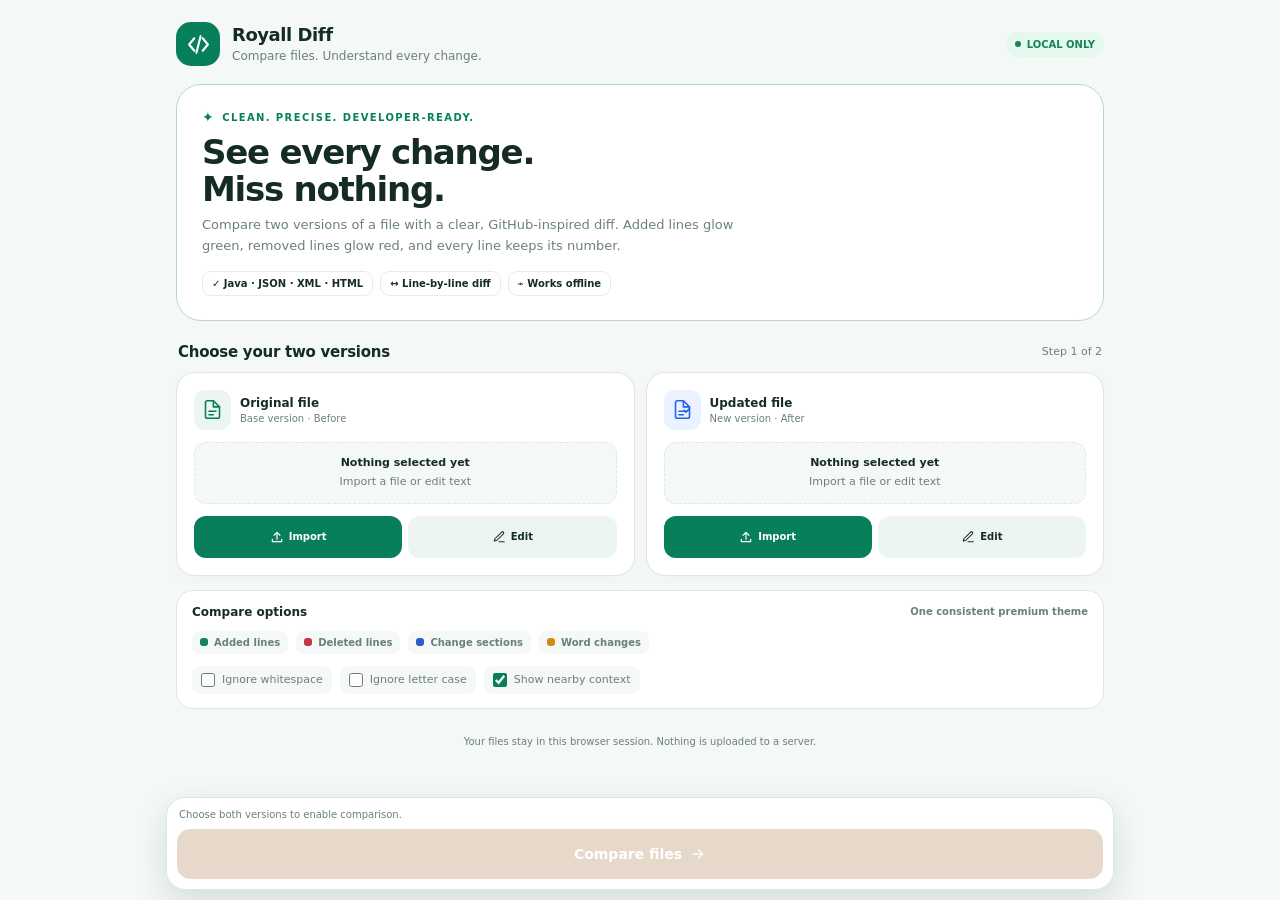
<file: web/DiffCompare.html>
<!DOCTYPE html>
<html lang="en">
<head>
<meta charset="UTF-8">
<meta name="viewport" content="width=device-width, initial-scale=1, maximum-scale=1, viewport-fit=cover">
<meta name="theme-color" content="#087f5b">
<title>Royall Diff — File Compare</title>
<style>
:root{color-scheme:light;--bg:#f4f8f6;--surface:#fff;--surface-2:#edf5f1;--ink:#142c25;--muted:#6b8178;--line:#dce8e1;--primary:#087f5b;--primary-2:#0f9b70;--primary-soft:#dff7eb;--blue:#2563eb;--blue-soft:#eaf1ff;--amber:#b96a08;--amber-soft:#fff4d8;--red:#c73545;--red-soft:#fff0f1;--green:#16845b;--green-soft:#e4f8ed;--shadow:0 12px 35px rgba(20,60,44,.07);--radius:22px}
*{box-sizing:border-box}[hidden]{display:none!important}html,body{margin:0;width:100%;min-height:100%;background:var(--bg);color:var(--ink);font-family:Inter,ui-sans-serif,system-ui,-apple-system,BlinkMacSystemFont,"Segoe UI",sans-serif;-webkit-tap-highlight-color:transparent}body{min-height:100dvh}button,input,textarea{font:inherit}button{cursor:pointer;touch-action:manipulation}button:focus-visible,input:focus-visible,textarea:focus-visible{outline:3px solid color-mix(in srgb,var(--primary) 28%,transparent);outline-offset:2px}.app{width:100%;max-width:980px;min-height:100dvh;margin:0 auto;padding:env(safe-area-inset-top) 16px env(safe-area-inset-bottom);display:flex;flex-direction:column}.topbar{display:flex;align-items:center;gap:12px;padding:16px 0 18px}.brand-mark{width:44px;height:44px;flex:0 0 44px;border-radius:15px;display:grid;place-items:center;color:#fff;background:var(--primary);box-shadow:none}.brand-mark svg{width:25px;height:25px}.brand-copy{min-width:0;flex:1}.brand-title{font-size:18px;font-weight:850;letter-spacing:-.45px;line-height:1.15}.brand-sub{font-size:12px;color:var(--muted);margin-top:4px}.local-pill{display:flex;align-items:center;gap:6px;padding:7px 9px;border-radius:999px;background:var(--green-soft);color:var(--green);font-size:10px;font-weight:800;white-space:nowrap}.local-pill i{width:6px;height:6px;border-radius:50%;background:currentColor}.screen{display:none;flex:1;min-width:0;animation:appear .2s ease}.screen.active{display:flex;flex-direction:column}@keyframes appear{from{opacity:.5;transform:translateY(4px)}to{opacity:1;transform:none}}.hero{padding:19px 19px 18px;border:1px solid color-mix(in srgb,var(--primary) 16%,var(--line));border-radius:25px;background:var(--surface);position:relative;overflow:hidden}.eyebrow{display:flex;align-items:center;gap:7px;text-transform:uppercase;letter-spacing:1.4px;font-weight:850;font-size:10px;color:var(--primary)}.eyebrow .spark{font-size:14px}.hero h1{margin:9px 0 8px;font-size:clamp(25px,6vw,34px);line-height:1.08;letter-spacing:-1.25px;font-weight:900;max-width:560px}.hero p{margin:0;color:var(--muted);font-size:13px;line-height:1.55;max-width:540px}.hero-foot{display:flex;gap:7px;flex-wrap:wrap;margin-top:15px}.tag{display:inline-flex;align-items:center;gap:6px;padding:6px 9px;border-radius:9px;background:rgba(255,255,255,.78);border:1px solid color-mix(in srgb,var(--primary) 12%,transparent);font-size:10px;font-weight:750;color:var(--ink)}.section-head{display:flex;align-items:center;justify-content:space-between;gap:10px;margin:22px 2px 11px}.section-head h2{font-size:15px;margin:0;font-weight:850;letter-spacing:-.25px}.section-head span{font-size:11px;color:var(--muted)}.source-grid{display:grid;grid-template-columns:1fr 1fr;gap:11px}.file-input-offscreen{position:fixed;width:1px;height:1px;opacity:0;left:-10000px;top:0;pointer-events:none}.source-info{padding:12px;border:1px solid var(--line);background:var(--bg);border-radius:12px;min-width:0}.source-status{display:inline-flex;align-items:center;gap:5px;margin-top:8px;padding:5px 7px;border-radius:7px;background:var(--green-soft);color:var(--green);font-size:9px;font-weight:850;letter-spacing:.3px}.source-status.edited{background:var(--blue-soft);color:var(--blue)}.source-card{min-width:0;border:1px solid var(--line);border-radius:19px;background:var(--surface);padding:14px;box-shadow:0 4px 16px rgba(17,52,38,.025);display:flex;flex-direction:column;gap:12px;position:relative;overflow:hidden}.source-card.ready{border-color:color-mix(in srgb,var(--primary) 48%,var(--line));box-shadow:0 0 0 2px color-mix(in srgb,var(--primary) 7%,transparent)}.source-head{display:flex;align-items:center;gap:9px;min-width:0}.file-badge{width:37px;height:40px;flex:0 0 37px;border-radius:11px;display:grid;place-items:center;background:var(--surface-2);color:var(--primary)}.file-badge svg{width:21px;height:21px}.source-card:nth-child(2) .file-badge{background:var(--blue-soft);color:var(--blue)}.source-title{font-size:12px;font-weight:850}.source-desc{font-size:10px;color:var(--muted);margin-top:3px}.source-name{font-size:12px;font-weight:750;white-space:nowrap;overflow:hidden;text-overflow:ellipsis;color:var(--ink)}.source-meta{font-size:10px;color:var(--muted);margin-top:4px;min-height:12px}.source-empty{border-radius:12px;border:1px dashed var(--line);background:var(--bg);padding:12px 9px;text-align:center;font-size:11px;color:var(--muted);line-height:1.45;min-height:62px;display:flex;flex-direction:column;justify-content:center;gap:3px}.source-empty b{color:var(--ink);font-size:11px}.source-actions{display:grid;grid-template-columns:repeat(2,minmax(0,1fr));gap:6px;margin-top:auto}.source-actions .btn{min-width:0;padding:9px 4px;gap:5px;font-size:10px;white-space:nowrap}.source-actions .btn svg{width:14px;height:14px}.btn{border:1px solid var(--line);background:var(--surface);color:var(--ink);min-height:42px;padding:10px 12px;border-radius:12px;font-weight:750;font-size:12px;display:flex;align-items:center;justify-content:center;gap:8px;transition:transform .12s,background .12s,border-color .12s}.btn:active{transform:scale(.985)}.btn svg{width:16px;height:16px;flex:0 0 auto}.btn-primary{border-color:transparent;background:var(--primary);color:#fff;box-shadow:none}.btn-soft{background:var(--primary-soft);color:var(--primary);border-color:transparent}.btn-subtle{background:var(--surface-2);border-color:transparent}.btn-small{min-height:34px;padding:7px 9px;font-size:11px;border-radius:10px}.icon-btn{width:37px;height:37px;min-height:37px;padding:0;display:grid;place-items:center;border-radius:12px}.icon-btn svg{width:17px;height:17px}.clear-button{color:var(--red);background:var(--red-soft);border:0}.settings-card{margin-top:14px;padding:14px 15px;border:1px solid var(--line);border-radius:17px;background:var(--surface)}.settings-title{font-size:12px;font-weight:850;display:flex;align-items:center;justify-content:space-between;gap:10px}.settings-title small{font-size:10px;color:var(--muted);font-weight:550}.palette-row{display:flex;align-items:center;gap:8px;flex-wrap:wrap;margin-top:12px}.palette-label{font-size:11px;color:var(--muted);margin-right:3px}.swatch{height:32px;padding:0 10px 0 8px;border:1px solid var(--line);border-radius:10px;display:flex;align-items:center;gap:7px;font-size:11px;font-weight:750;background:var(--surface);color:var(--ink)}.swatch span{width:12px;height:12px;border-radius:50%;background:var(--swatch)}.swatch.selected{border-color:var(--primary);background:var(--primary-soft);color:var(--primary)}.color-legend{display:flex;flex-wrap:wrap;gap:8px;margin-top:12px}.color-key{display:inline-flex;align-items:center;gap:6px;font-size:10px;color:var(--muted);font-weight:700;padding:6px 8px;background:var(--bg);border-radius:8px}.color-key i{width:8px;height:8px;border-radius:3px;display:inline-block}.option-row{display:flex;gap:8px;flex-wrap:wrap;margin-top:12px}.check-option{display:flex;gap:7px;align-items:center;font-size:11px;color:var(--muted);padding:7px 9px;border-radius:9px;background:var(--bg)}.check-option input{accent-color:var(--primary);width:14px;height:14px;margin:0}.main-cta{margin-top:16px}.main-cta .btn{width:100%;min-height:52px;border-radius:15px;font-size:14px}.main-cta .btn:disabled{opacity:.42;box-shadow:none;cursor:not-allowed}.cta-note{text-align:center;font-size:10px;color:var(--muted);margin:9px 0 18px}.footer-note{margin:auto 0 0;padding:15px 0 6px;color:var(--muted);font-size:10px;line-height:1.5;text-align:center}
/* Paste overlay */
.modal-backdrop{position:fixed;inset:0;z-index:20;background:rgba(9,28,22,.48);backdrop-filter:blur(5px);display:none;align-items:flex-end;justify-content:center;padding:12px;padding-bottom:max(12px,env(safe-area-inset-bottom))}.modal-backdrop.open{display:flex}.modal{width:100%;max-width:680px;max-height:min(88dvh,760px);display:flex;flex-direction:column;background:var(--surface);border:1px solid var(--line);border-radius:22px;box-shadow:0 25px 80px rgba(0,0,0,.25);overflow:hidden;animation:sheet .19s ease}@keyframes sheet{from{transform:translateY(18px);opacity:.5}to{transform:none;opacity:1}}.modal-top{padding:17px 17px 12px;display:flex;align-items:center;gap:10px;border-bottom:1px solid var(--line)}.modal-title{font-size:15px;font-weight:850;flex:1}.modal-sub{font-size:11px;color:var(--muted);margin-top:4px}.modal-body{padding:14px 16px;overflow:auto}.paste-name-label{display:block;font-weight:750;font-size:11px;margin:0 0 7px}.text-input{width:100%;border:1px solid var(--line);border-radius:11px;background:var(--bg);padding:11px 12px;color:var(--ink);font-size:13px;outline:none}.text-input:focus{border-color:var(--primary)}.paste-area{width:100%;min-height:35dvh;resize:vertical;border:1px solid var(--line);border-radius:13px;padding:13px;background:#f8fbf9;color:var(--ink);font:12px/1.55 ui-monospace,SFMono-Regular,Menlo,Consolas,monospace;tab-size:4}.paste-area::placeholder{color:#8ba097}.paste-tip{font-size:10px;color:var(--muted);line-height:1.45;margin-top:8px}.modal-actions{display:flex;gap:8px;padding:12px 16px 16px;border-top:1px solid var(--line)}.modal-actions .btn{flex:1}.toast{position:fixed;z-index:40;bottom:max(22px,env(safe-area-inset-bottom));left:50%;transform:translate(-50%,20px);padding:11px 15px;border-radius:12px;background:#173a2c;color:#fff;font-size:12px;font-weight:650;box-shadow:0 8px 30px rgba(0,0,0,.2);opacity:0;pointer-events:none;transition:.2s;max-width:calc(100% - 28px);text-align:center}.toast.show{opacity:1;transform:translate(-50%,0)}
/* Compare screen */
.compare-top{display:flex;align-items:center;gap:10px;padding:3px 0 15px}.back-btn{width:40px;height:40px;min-height:40px;flex:0 0 40px}.compare-heading{min-width:0;flex:1}.compare-heading h1{font-size:20px;letter-spacing:-.6px;margin:0;font-weight:900}.compare-heading p{font-size:11px;color:var(--muted);margin:4px 0 0}.compare-toolbar{display:flex;align-items:center;gap:7px}.compare-filebar{display:grid;grid-template-columns:1fr 1fr;border:1px solid var(--line);border-radius:15px;overflow:hidden;background:var(--surface);margin-bottom:12px}.compare-file{min-width:0;padding:12px 12px 11px}.compare-file+ .compare-file{border-left:1px solid var(--line)}.compare-file small{display:flex;align-items:center;gap:6px;color:var(--muted);font-size:10px;font-weight:800;text-transform:uppercase;letter-spacing:.75px}.file-dot{width:7px;height:7px;border-radius:50%;display:inline-block}.file-dot.old{background:var(--red)}.file-dot.new{background:var(--green)}.compare-file strong{display:block;margin-top:6px;font-size:12px;white-space:nowrap;overflow:hidden;text-overflow:ellipsis}.compare-file em{font-style:normal;font-size:10px;color:var(--muted);display:block;margin-top:4px}.stats-grid{display:grid;grid-template-columns:repeat(3,minmax(0,1fr));gap:9px;margin-bottom:12px}.stat-card{padding:12px 11px;border:1px solid var(--line);border-radius:14px;background:var(--surface);min-width:0}.stat-top{font-size:10px;color:var(--muted);font-weight:750;display:flex;align-items:center;gap:6px}.stat-num{margin-top:6px;font-size:23px;line-height:1;font-weight:900;letter-spacing:-.8px}.stat-card.add .stat-num{color:var(--green)}.stat-card.del .stat-num{color:var(--red)}.stat-card.change .stat-num{color:var(--blue)}.stat-foot{font-size:9px;color:var(--muted);margin-top:6px}.change-meter{height:5px;border-radius:999px;background:var(--red-soft);overflow:hidden;display:flex;margin-top:12px}.change-meter .meter-add{background:var(--green);height:100%}.change-meter .meter-del{background:var(--red);height:100%}.diff-controls{display:flex;align-items:center;justify-content:space-between;gap:8px;flex-wrap:wrap;margin:0 0 11px}.diff-controls-left,.diff-controls-right{display:flex;gap:7px;align-items:center;flex-wrap:wrap}.segmented{display:flex;padding:3px;border-radius:11px;background:#e7efeb;border:1px solid #dbe7e0;gap:2px}.segmented button{border:0;background:transparent;color:var(--muted);font-size:10px;font-weight:800;padding:8px 10px;border-radius:8px}.segmented button.active{background:#fff;color:var(--ink);box-shadow:0 1px 4px rgba(0,0,0,.08)}.filter-btn{min-height:34px;border-radius:10px;padding:7px 10px;font-size:10px}.diff-panel{border:1px solid var(--line);border-radius:16px;background:var(--surface);overflow:hidden;margin-bottom:16px}.diff-panel-head{display:flex;align-items:center;justify-content:space-between;gap:10px;padding:11px 13px;background:var(--surface-2);border-bottom:1px solid var(--line)}.diff-panel-title{display:flex;align-items:center;gap:8px;min-width:0;font-weight:850;font-size:11px}.diff-panel-title svg{width:16px;height:16px;color:var(--primary);flex:0 0 auto}.diff-panel-title span{white-space:nowrap;overflow:hidden;text-overflow:ellipsis}.diff-panel-meta{font-size:10px;color:var(--muted);white-space:nowrap}.diff-content{overflow:hidden}.hunk{border-bottom:1px solid var(--line)}.hunk:last-child{border-bottom:0}.hunk-head{background:#edf3ff;color:#345da9;padding:7px 11px;font:10px/1.4 ui-monospace,SFMono-Regular,Menlo,Consolas,monospace;border-bottom:1px solid #dbe7fb;overflow-wrap:anywhere}.diff-row{display:grid;grid-template-columns:35px 35px 21px minmax(0,1fr);font:11px/1.55 ui-monospace,SFMono-Regular,Menlo,Consolas,monospace;min-width:0}.line-no{user-select:none;text-align:right;padding:3px 6px;color:#8b9a92;background:#f7faf8;border-right:1px solid #edf1ee;min-width:0}.line-sign{user-select:none;text-align:center;padding:3px 0;font-weight:900;color:#83948b}.line-code{min-width:0;padding:3px 9px 3px 7px;white-space:pre-wrap;overflow-wrap:anywhere;word-break:normal;tab-size:4;color:#2b3b34}.diff-row.add{background:#e4f8e9}.diff-row.add .line-no{background:#d6f1de;color:#25804e;border-color:#c9e9d2}.diff-row.add .line-sign{color:#16834f}.diff-row.add .line-code{color:#155e3c}.diff-row.del{background:#ffebed}.diff-row.del .line-no{background:#ffdcdf;color:#bc3443;border-color:#f7cbd0}.diff-row.del .line-sign{color:#c73545}.diff-row.del .line-code{color:#932b36}.diff-row.same .line-sign{color:transparent}.word-change{border-radius:3px;padding:0 1px;text-decoration:none;font-weight:850}.word-del{background:#ffc7cd;color:#871c2a;box-shadow:inset 0 -1px 0 #e87983}.word-add{background:#a8e9bd;color:#075c37;box-shadow:inset 0 -1px 0 #5fb880}.gap-row{padding:7px 10px;background:#fbfcfb;color:var(--muted);border-top:1px dashed var(--line);border-bottom:1px dashed var(--line);font:10px/1.4 ui-monospace,SFMono-Regular,Menlo,Consolas,monospace;text-align:center;cursor:pointer}.gap-row:hover{background:var(--primary-soft);color:var(--primary)}.empty-diff{padding:38px 20px;text-align:center}.empty-icon{margin:0 auto 12px;width:54px;height:54px;border-radius:18px;display:grid;place-items:center;background:var(--green-soft);color:var(--green)}.empty-icon svg{width:27px;height:27px}.empty-diff h3{font-size:16px;margin:0 0 6px}.empty-diff p{font-size:12px;line-height:1.5;color:var(--muted);margin:0 auto;max-width:320px}.compare-bottom{display:flex;gap:8px;margin-bottom:14px}.compare-bottom .btn{flex:1}.compare-foot{font-size:10px;color:var(--muted);text-align:center;margin:0 0 14px}
@media(min-width:700px){.app{padding-left:26px;padding-right:26px}.topbar{padding-top:22px}.hero{padding:24px 25px}.source-card{padding:17px}.source-actions{grid-template-columns:repeat(2,minmax(0,1fr))}.diff-row{grid-template-columns:48px 48px 24px minmax(0,1fr);font-size:12px}.line-code{padding-left:10px}.modal-backdrop{align-items:center}.paste-area{min-height:290px}}
@media(max-width:390px){.app{padding-left:12px;padding-right:12px}.source-grid{gap:8px}.source-card{padding:11px;border-radius:16px}.source-head{gap:7px}.file-badge{width:33px;height:36px;flex-basis:33px}.source-title{font-size:11px}.source-desc{font-size:9px}.btn{padding-left:8px;padding-right:8px;font-size:11px}.hero{padding:17px}.local-pill{font-size:9px;padding:6px 7px}.stats-grid{gap:6px}.stat-card{padding:10px 8px}.stat-num{font-size:21px}.stat-top{font-size:9px}.diff-row{grid-template-columns:29px 29px 18px minmax(0,1fr);font-size:10px}.line-code{padding-left:6px;padding-right:5px}.compare-heading h1{font-size:18px}.segmented button{padding:7px 8px}}
@media(prefers-reduced-motion:reduce){*{animation:none!important;transition:none!important}}

/* Single-color theme and floating Compare action */
#homeScreen{padding-bottom:145px}
.main-cta{position:fixed;left:50%;bottom:calc(10px + env(safe-area-inset-bottom));transform:translateX(-50%);z-index:15;width:calc(100% - 24px);max-width:948px;margin:0;padding:10px;border:1px solid var(--line);border-radius:19px;background:#fff;box-shadow:0 12px 32px rgba(20,60,44,.14)}
.main-cta[hidden]{display:none!important}
.main-cta .btn{width:100%;min-height:50px;border-radius:13px;font-size:14px}
.main-cta .cta-note{margin:0 2px 8px;text-align:left;font-size:10px;line-height:1.35;color:var(--muted)}
.btn-compare{background:#b96a08;color:#fff;border:1px solid #b96a08;box-shadow:none}
.btn-compare:disabled{background:#c5a57f;border-color:#c5a57f;opacity:1;color:#fff}
.source-name,.compare-file strong{display:block;max-width:100%;white-space:nowrap;overflow:hidden;text-overflow:ellipsis;scrollbar-width:none}
.source-info{min-width:0;max-width:100%}
@media(max-width:360px){.source-card{padding:9px}.source-actions .btn{font-size:9px;gap:3px;padding-left:2px;padding-right:2px}.source-actions .btn svg{width:12px;height:12px}}
</style>
</head>
<body>
<div class="app">
  <header class="topbar">
    <div class="brand-mark" aria-hidden="true"><svg viewBox="0 0 24 24" fill="none" stroke="currentColor" stroke-width="2" stroke-linecap="round" stroke-linejoin="round"><path d="M8 6 3 12l5 6M16 6l5 6-5 6M14 4l-4 16"/></svg></div>
    <div class="brand-copy"><div class="brand-title">Royall Diff</div><div class="brand-sub">Compare files. Understand every change.</div></div>
    <div class="local-pill"><i></i> LOCAL ONLY</div>
  </header>

  <main id="homeScreen" class="screen active">
    <section class="hero">
      <div class="eyebrow"><span class="spark">✦</span> CLEAN. PRECISE. DEVELOPER-READY.</div>
      <h1>See every change.<br>Miss nothing.</h1>
      <p>Compare two versions of a file with a clear, GitHub-inspired diff. Added lines glow green, removed lines glow red, and every line keeps its number.</p>
      <div class="hero-foot"><span class="tag">✓ Java · JSON · XML · HTML</span><span class="tag">↔ Line-by-line diff</span><span class="tag">⌁ Works offline</span></div>
    </section>

    <div class="section-head"><h2>Choose your two versions</h2><span>Step 1 of 2</span></div>
    <section class="source-grid" aria-label="Files to compare">
      <article class="source-card" id="cardA">
        <div class="source-head"><div class="file-badge"><svg viewBox="0 0 24 24" fill="none" stroke="currentColor" stroke-width="1.8" stroke-linecap="round" stroke-linejoin="round"><path d="M13 2H6a2 2 0 0 0-2 2v16a2 2 0 0 0 2 2h12a2 2 0 0 0 2-2V9z"/><path d="M13 2v7h7M8 14h8M8 18h5"/></svg></div><div><div class="source-title">Original file</div><div class="source-desc">Base version · Before</div></div></div>
        <div class="source-empty" id="emptyA"><b>Nothing selected yet</b><span>Import a file or edit text</span></div>
        <div class="source-info" id="infoA" hidden><div class="source-name" id="nameA">original.txt</div><div class="source-meta" id="metaA">Ready to compare</div><div class="source-status" id="statusA">✓ IMPORTED</div></div>
        <div class="source-actions"><button class="btn btn-primary" id="importA"><svg viewBox="0 0 24 24" fill="none" stroke="currentColor" stroke-width="2" stroke-linecap="round" stroke-linejoin="round"><path d="M12 16V4m-5 5 5-5 5 5"/><path d="M4 16v4h16v-4"/></svg> Import</button><button class="btn btn-subtle" id="editA"><svg viewBox="0 0 24 24" fill="none" stroke="currentColor" stroke-width="1.8" stroke-linecap="round" stroke-linejoin="round"><path d="M12 20h9"/><path d="M16.5 3.5a2.1 2.1 0 0 1 3 3L8 18l-4 1 1-4Z"/></svg> Edit</button></div>
        <input id="fileA" class="file-input-offscreen" type="file" aria-label="Choose text file">
      </article>
      <article class="source-card" id="cardB">
        <div class="source-head"><div class="file-badge"><svg viewBox="0 0 24 24" fill="none" stroke="currentColor" stroke-width="1.8" stroke-linecap="round" stroke-linejoin="round"><path d="M13 2H6a2 2 0 0 0-2 2v16a2 2 0 0 0 2 2h12a2 2 0 0 0 2-2V9z"/><path d="M13 2v7h7M8 14h8M8 18h5"/><path d="m14 13 2 2 4-4"/></svg></div><div><div class="source-title">Updated file</div><div class="source-desc">New version · After</div></div></div>
        <div class="source-empty" id="emptyB"><b>Nothing selected yet</b><span>Import a file or edit text</span></div>
        <div class="source-info" id="infoB" hidden><div class="source-name" id="nameB">updated.txt</div><div class="source-meta" id="metaB">Ready to compare</div><div class="source-status" id="statusB">✓ IMPORTED</div></div>
        <div class="source-actions"><button class="btn btn-primary" id="importB"><svg viewBox="0 0 24 24" fill="none" stroke="currentColor" stroke-width="2" stroke-linecap="round" stroke-linejoin="round"><path d="M12 16V4m-5 5 5-5 5 5"/><path d="M4 16v4h16v-4"/></svg> Import</button><button class="btn btn-subtle" id="editB"><svg viewBox="0 0 24 24" fill="none" stroke="currentColor" stroke-width="1.8" stroke-linecap="round" stroke-linejoin="round"><path d="M12 20h9"/><path d="M16.5 3.5a2.1 2.1 0 0 1 3 3L8 18l-4 1 1-4Z"/></svg> Edit</button></div>
        <input id="fileB" class="file-input-offscreen" type="file" aria-label="Choose text file">
      </article>
    </section>

    <section class="settings-card">
      <div class="settings-title"><span>Compare options</span><small>One consistent premium theme</small></div>
      <div class="color-legend"><span class="color-key"><i style="background:#16845b"></i> Added lines</span><span class="color-key"><i style="background:#c73545"></i> Deleted lines</span><span class="color-key"><i style="background:#315acb"></i> Change sections</span><span class="color-key"><i style="background:#d28a15"></i> Word changes</span></div>
      <div class="option-row"><label class="check-option"><input id="ignoreSpace" type="checkbox"> Ignore whitespace</label><label class="check-option"><input id="ignoreCase" type="checkbox"> Ignore letter case</label><label class="check-option"><input id="showContext" type="checkbox" checked> Show nearby context</label></div>
    </section>

    <div class="footer-note">Your files stay in this browser session. Nothing is uploaded to a server.</div>
  </main>

  <div class="main-cta" id="mainCta"><div class="cta-note" id="readyNote">Choose both versions to enable comparison.</div><button class="btn btn-compare" id="compareBtn" disabled><span>Compare files</span><svg viewBox="0 0 24 24" fill="none" stroke="currentColor" stroke-width="2.2" stroke-linecap="round" stroke-linejoin="round"><path d="M5 12h14M13 6l6 6-6 6"/></svg></button></div>

  <main id="compareScreen" class="screen">
    <div class="compare-top">
      <button class="btn icon-btn back-btn" id="backBtn" aria-label="Back to inputs"><svg viewBox="0 0 24 24" fill="none" stroke="currentColor" stroke-width="2" stroke-linecap="round" stroke-linejoin="round"><path d="m15 18-6-6 6-6"/></svg></button>
      <div class="compare-heading"><h1>Comparison</h1><p id="compareSubtitle">Review the differences between versions.</p></div>
      <div class="compare-toolbar"><button class="btn icon-btn" id="copyDiffBtn" title="Copy diff" aria-label="Copy diff"><svg viewBox="0 0 24 24" fill="none" stroke="currentColor" stroke-width="1.8" stroke-linecap="round" stroke-linejoin="round"><rect x="8" y="8" width="13" height="13" rx="2"/><path d="M16 8V5a2 2 0 0 0-2-2H5a2 2 0 0 0-2 2v9a2 2 0 0 0 2 2h3"/></svg></button><button class="btn icon-btn" id="downloadDiffBtn" title="Download updated file only" aria-label="Download updated file only"><svg viewBox="0 0 24 24" fill="none" stroke="currentColor" stroke-width="1.8" stroke-linecap="round" stroke-linejoin="round"><path d="M12 3v12m-5-5 5 5 5-5"/><path d="M5 17v4h14v-4"/></svg></button></div>
    </div>
    <div class="compare-filebar">
      <div class="compare-file"><small><i class="file-dot old"></i> Original</small><strong id="compareNameA">original.txt</strong><em id="compareLinesA">0 lines</em></div>
      <div class="compare-file"><small><i class="file-dot new"></i> Updated</small><strong id="compareNameB">updated.txt</strong><em id="compareLinesB">0 lines</em></div>
    </div>
    <div class="stats-grid">
      <div class="stat-card add"><div class="stat-top"><span>＋</span> Added lines</div><div class="stat-num" id="addCount">0</div><div class="stat-foot">New in updated file</div></div>
      <div class="stat-card del"><div class="stat-top"><span>−</span> Deleted lines</div><div class="stat-num" id="delCount">0</div><div class="stat-foot">Removed from original</div></div>
      <div class="stat-card change"><div class="stat-top"><span>↔</span> Change groups</div><div class="stat-num" id="groupCount">0</div><div class="stat-foot">Nearby edits grouped</div></div>
    </div>
    <div class="change-meter" aria-label="Ratio of added and deleted lines"><div class="meter-add" id="meterAdd" style="width:0%"></div><div class="meter-del" id="meterDel" style="width:0%"></div></div>
    <div class="diff-controls">
      <div class="diff-controls-left"><div class="segmented" role="group" aria-label="Diff view"><button id="viewAllBtn" class="active">All lines</button><button id="viewChangesBtn">Changes only</button></div></div>
      <div class="diff-controls-right"><button class="btn btn-small filter-btn" id="expandBtn">Expand unchanged</button></div>
    </div>
    <section class="diff-panel">
      <div class="diff-panel-head"><div class="diff-panel-title"><svg viewBox="0 0 24 24" fill="none" stroke="currentColor" stroke-width="1.9" stroke-linecap="round" stroke-linejoin="round"><path d="M8 6H3v5M16 18h5v-5M3 11l6-6M21 13l-6 6"/></svg><span id="diffPanelName">File differences</span></div><div class="diff-panel-meta" id="diffPanelMeta">Unified diff</div></div>
      <div class="diff-content" id="diffContent"></div>
    </section>
    <div class="compare-bottom"><button class="btn btn-subtle" id="editFilesBtn"><svg viewBox="0 0 24 24" fill="none" stroke="currentColor" stroke-width="1.8" stroke-linecap="round" stroke-linejoin="round"><path d="M12 20h9"/><path d="M16.5 3.5a2.1 2.1 0 0 1 3 3L8 18l-4 1 1-4Z"/></svg> Edit inputs</button><button class="btn btn-primary" id="compareAgainBtn"><svg viewBox="0 0 24 24" fill="none" stroke="currentColor" stroke-width="1.8" stroke-linecap="round" stroke-linejoin="round"><path d="M20 7v5h-5M4 17v-5h5"/><path d="M5.6 9A7 7 0 0 1 17 5.5L20 12M4 12l3 6.5A7 7 0 0 0 18.4 15"/></svg> Re-compare</button></div>
    <div class="compare-foot">Green = added · Red = deleted · Blue = hunk location</div>
  </main>
</div>

<div class="modal-backdrop" id="editModal" role="dialog" aria-modal="true" aria-labelledby="editTitle">
  <div class="modal">
    <div class="modal-top"><div class="brand-mark" style="width:38px;height:38px;flex-basis:38px;border-radius:12px"><svg viewBox="0 0 24 24" fill="none" stroke="currentColor" stroke-width="1.9" stroke-linecap="round" stroke-linejoin="round"><rect x="8" y="3" width="12" height="16" rx="2"/><path d="M16 3V2H5a2 2 0 0 0-2 2v13h5"/></svg></div><div style="flex:1;min-width:0"><div class="modal-title" id="editTitle">Edit file contents</div><div class="modal-sub" id="editSubtitle">This text is kept out of the home screen.</div></div><button class="btn icon-btn" id="closeEditBtn" aria-label="Close editor"><svg viewBox="0 0 24 24" fill="none" stroke="currentColor" stroke-width="2" stroke-linecap="round"><path d="m6 6 12 12M18 6 6 18"/></svg></button></div>
    <div class="modal-body"><label class="paste-name-label" for="editFilename">File name</label><input class="text-input" id="editFilename" maxlength="120" value="pasted.txt" placeholder="Example.java"><div style="height:13px"></div><label class="paste-name-label" for="editText">Contents</label><textarea class="paste-area" id="editText" spellcheck="false" autocapitalize="off" autocomplete="off" placeholder="Paste or type the first/second version here…"></textarea><div class="paste-tip">Tip: use “Read clipboard” to insert copied text when your browser allows clipboard access. Otherwise, tap the field and paste normally.</div></div>
    <div class="modal-actions"><button class="btn btn-subtle" id="readClipboardBtn"><svg viewBox="0 0 24 24" fill="none" stroke="currentColor" stroke-width="1.8" stroke-linecap="round" stroke-linejoin="round"><rect x="8" y="3" width="12" height="16" rx="2"/><path d="M16 3V2H5a2 2 0 0 0-2 2v13h5"/></svg> Read clipboard</button><button class="btn btn-primary" id="saveEditBtn">Save changes <svg viewBox="0 0 24 24" fill="none" stroke="currentColor" stroke-width="2" stroke-linecap="round" stroke-linejoin="round"><path d="m5 12 4 4L19 6"/></svg></button></div>
  </div>
</div>
<div class="toast" id="toast" role="status" aria-live="polite"></div>
<script>
(()=>{
'use strict';
const $=id=>document.getElementById(id);
const state={A:null,B:null,activePaste:'A',edits:[],hunks:[],view:'all',expandedGaps:false,lastDiffText:'',diffReady:false};

function toast(message){const el=$('toast');el.textContent=message;el.classList.add('show');clearTimeout(toast.timer);toast.timer=setTimeout(()=>el.classList.remove('show'),2500)}
function fmtBytes(n){if(n<1024)return n+' B';if(n<1048576)return (n/1024).toFixed(n<10240?1:0)+' KB';return (n/1048576).toFixed(2)+' MB'}
function getLineCount(s){if(!s.length)return 0;return s.replace(/\r\n?/g,'\n').replace(/\n$/,'').split('\n').length}
function splitLines(s){if(!s.length)return[];return s.replace(/\r\n?/g,'\n').replace(/\n$/,'').split('\n')}
function safeName(name){return String(name||'pasted.txt').replace(/[\\/:*?"<>|\x00-\x1F]/g,'_').slice(0,120)||'pasted.txt'}
function setSource(side,name,text,origin){state[side]={name:safeName(name),text:String(text),origin:origin||'paste'};updateSourceCard(side);updateReady()}
function updateSourceCard(side){const s=state[side];const card=$('card'+side);card.classList.toggle('ready',!!s);$('empty'+side).hidden=!!s;$('info'+side).hidden=!s;if(s){$('name'+side).textContent=s.name;$('name'+side).title=s.name;$('meta'+side).textContent=getLineCount(s.text)+' lines · '+fmtBytes(new Blob([s.text]).size);const status=$('status'+side);status.textContent=s.origin==='file'?'✓ FILE IMPORTED':'✓ TEXT EDITED';status.classList.toggle('edited',s.origin!=='file')}}
function updateReady(){const ready=!!(state.A&&state.B);$('compareBtn').disabled=!ready;$('readyNote').textContent=ready?'Both files are marked ready. Compare locally—nothing is uploaded.':(state.A?'Original ready · choose the updated file.':state.B?'Updated ready · choose the original file.':'Choose or edit both versions to enable comparison.')}
async function readTextFile(file){if(typeof file.text==='function'){try{return await file.text()}catch(e){}}return await new Promise((resolve,reject)=>{const reader=new FileReader();reader.onload=()=>resolve(String(reader.result??''));reader.onerror=()=>reject(reader.error||new Error('File read failed'));reader.readAsText(file,'UTF-8')})}
['A','B'].forEach(side=>{$('import'+side).addEventListener('click',()=>{const input=$('file'+side);input.value='';input.click()});$('file'+side).addEventListener('change',async ev=>{const file=ev.target.files&&ev.target.files[0];if(!file)return;const btn=$('import'+side);const previous=btn.innerHTML;btn.disabled=true;btn.textContent='Reading file…';try{if(file.size>5*1024*1024)throw new Error('This file is larger than 5 MB.');const text=await readTextFile(file);const sample=text.slice(0,8192);const controls=(sample.match(/[\x00-\x08\x0B\x0C\x0E-\x1F]/g)||[]).length;if(sample.includes('\u0000')||controls>Math.max(3,sample.length*0.02))throw new Error('This appears to be a binary file. Choose a text-based file.');setSource(side,file.name,text,'file');toast((side==='A'?'Original':'Updated')+' file imported · '+fmtBytes(file.size));}catch(e){toast(e.message||'Could not read this file. Try pasting its contents.')}finally{btn.disabled=false;btn.innerHTML=previous;ev.target.value=''}});$('edit'+side).addEventListener('click',()=>openEditor(side));});
function openEditor(side){state.activePaste=side;const s=state[side];$('editTitle').textContent='Edit '+(side==='A'?'original':'updated')+' file';$('editSubtitle').textContent=(side==='A'?'Original · Before changes':'Updated · After changes')+' — contents stay in this private input panel.';$('editFilename').value=s?s.name:(side==='A'?'original.txt':'updated.txt');$('editText').value=s?s.text:'';$('editModal').classList.add('open');document.body.style.overflow='hidden';setTimeout(()=>$('editText').focus({preventScroll:true}),60)}
function closeEditor(){$('editModal').classList.remove('open');document.body.style.overflow=''}
$('closeEditBtn').addEventListener('click',closeEditor);$('editModal').addEventListener('click',e=>{if(e.target===$('editModal'))closeEditor()});document.addEventListener('keydown',e=>{if(e.key==='Escape'){if($('editModal').classList.contains('open'))closeEditor();else if($('compareScreen').classList.contains('active'))showHome()}});
$('readClipboardBtn').addEventListener('click',async()=>{const area=$('editText');try{if(window.isSecureContext&&navigator.clipboard&&navigator.clipboard.readText){const value=await navigator.clipboard.readText();if(!value){toast('Clipboard is empty. Copy text first.');area.focus();return}area.value=value;toast('Clipboard text inserted · tap Save changes')}else{area.focus();toast('Clipboard access is unavailable here. Long-press the text box and choose Paste.')}}catch(e){area.focus();toast('Tap and hold the text box, then choose Paste.')}});
$('editText').addEventListener('paste',()=>{setTimeout(()=>{const n=$('editText').value.length;toast(n?'Text pasted · '+fmtBytes(new Blob([$('editText').value]).size):'Clipboard has no text')},0)});
$('saveEditBtn').addEventListener('click',()=>{const side=state.activePaste;const text=$('editText').value;const name=$('editFilename').value.trim()||(side==='A'?'original.txt':'updated.txt');setSource(side,name,text,'edit');closeEditor();toast((side==='A'?'Original':'Updated')+' text saved and marked ready')});
function normalize(s){if($('ignoreSpace').checked)s=s.replace(/\s+/g,'');if($('ignoreCase').checked)s=s.toLocaleLowerCase();return s}
// Myers shortest-edit-script diff; memory usage follows edit distance rather than an NxM matrix.
function myersDiff(oldLines,newLines){const N=oldLines.length,M=newLines.length,max=N+M;const equal=(a,b)=>normalize(a)===normalize(b);let v=new Map([[1,0]]),trace=[];for(let d=0;d<=max;d++){trace.push(new Map(v));for(let k=-d;k<=d;k+=2){let x;if(k===-d||(k!==d&&(v.get(k-1)??-Infinity)<(v.get(k+1)??-Infinity)))x=v.get(k+1)??0;else x=(v.get(k-1)??0)+1;let y=x-k;while(x<N&&y<M&&equal(oldLines[x],newLines[y])){x++;y++}v.set(k,x);if(x>=N&&y>=M)return backtrack(trace,oldLines,newLines)}}return []}
function backtrack(trace,a,b){let x=a.length,y=b.length,out=[];for(let d=trace.length-1;d>=0;d--){const v=trace[d],k=x-y;let prevK;if(k===-d||(k!==d&&(v.get(k-1)??-Infinity)<(v.get(k+1)??-Infinity)))prevK=k+1;else prevK=k-1;let prevX=v.get(prevK);if(prevX===undefined)prevX=0;let prevY=prevX-prevK;while(x>prevX&&y>prevY){out.push({type:'same',line:a[x-1],oldNo:x,newNo:y});x--;y--}if(d===0)break;if(x===prevX){if(y>0){out.push({type:'add',line:b[y-1],newNo:y});y--}}else{if(x>0){out.push({type:'del',line:a[x-1],oldNo:x});x--}}}return out.reverse()}
function buildHunks(edits,context){const changed=[];edits.forEach((e,i)=>{if(e.type!=='same')changed.push(i)});if(!changed.length)return[];let spans=changed.map(i=>[Math.max(0,i-context),Math.min(edits.length-1,i+context)]);let merged=[];for(const span of spans){const last=merged[merged.length-1];if(last&&span[0]<=last[1]+1)last[1]=Math.max(last[1],span[1]);else merged.push(span.slice())}return merged.map(([start,end])=>({start,end,edits:edits.slice(start,end+1)}))}
function operationStats(edits){let add=0,del=0,groups=0,inChange=false;for(const e of edits){if(e.type==='add')add++;if(e.type==='del')del++;if(e.type!=='same'){if(!inChange)groups++;inChange=true}else inChange=false}return{add,del,groups}}
function makeHunkHeader(h){const olds=h.edits.filter(e=>e.type!=='add');const news=h.edits.filter(e=>e.type!=='del');const oldStart=olds.length?(olds[0].oldNo||1):Math.max(1,(h.edits[0]?.oldNo||1));const newStart=news.length?(news[0].newNo||1):Math.max(1,(h.edits[0]?.newNo||1));return`@@ -${oldStart},${olds.length} +${newStart},${news.length} @@`}
function escapeHtml(s){return String(s).replace(/[&<>"']/g,c=>({'&':'&amp;','<':'&lt;','>':'&gt;','"':'&quot;',"'":'&#39;'}[c]))}
function wordTokens(s){return s.match(/\s+|[A-Za-z0-9_$]+|[^A-Za-z0-9_$\s]/g)||[]}
function wordDiffMarkup(oldText,newText){const a=wordTokens(oldText),b=wordTokens(newText),n=a.length,m=b.length;let oldMark=new Uint8Array(n),newMark=new Uint8Array(m);if(n*m<=180000){const dp=Array(n+1);for(let i=0;i<=n;i++)dp[i]=new Uint32Array(m+1);for(let i=n-1;i>=0;i--)for(let j=m-1;j>=0;j--)dp[i][j]=a[i]===b[j]?dp[i+1][j+1]+1:Math.max(dp[i+1][j],dp[i][j+1]);let i=0,j=0;while(i<n||j<m){if(i<n&&j<m&&a[i]===b[j]){i++;j++}else if(i<n&&(j===m||dp[i+1][j]>=dp[i][j+1]))oldMark[i++]=1;else newMark[j++]=1}}else{let p=0;while(p<n&&p<m&&a[p]===b[p])p++;let suffix=0;while(suffix<n-p&&suffix<m-p&&a[n-1-suffix]===b[m-1-suffix])suffix++;for(let i=p;i<n-suffix;i++)oldMark[i]=1;for(let j=p;j<m-suffix;j++)newMark[j]=1}const render=(tokens,marks,cls)=>{let html='',i=0;while(i<tokens.length){if(!marks[i]){html+=escapeHtml(tokens[i++]);continue}let part='';while(i<tokens.length&&marks[i])part+=escapeHtml(tokens[i++]);html+=`<span class="word-change ${cls}">${part}</span>`}return html};return{oldHtml:render(a,oldMark,'word-del'),newHtml:render(b,newMark,'word-add'),changed:oldMark.some(Boolean)||newMark.some(Boolean)}}
function prepareWordDiff(){state.wordHtml=new Map();for(let start=0;start<state.edits.length;){if(state.edits[start].type==='same'){start++;continue}let end=start;while(end<state.edits.length&&state.edits[end].type!=='same')end++;const dels=[],adds=[];for(let i=start;i<end;i++){if(state.edits[i].type==='del')dels.push(i);else if(state.edits[i].type==='add')adds.push(i)}const pairs=Math.min(dels.length,adds.length);for(let k=0;k<pairs;k++){const result=wordDiffMarkup(state.edits[dels[k]].line,state.edits[adds[k]].line);if(result.changed){state.wordHtml.set(dels[k],result.oldHtml);state.wordHtml.set(adds[k],result.newHtml)}}start=end}}
function rowHtml(e,index){const type=e.type;const oldNo=type==='add'?'':e.oldNo;const newNo=type==='del'?'':e.newNo;const sign=type==='add'?'+':type==='del'?'−':' ';const code=state.wordHtml&&state.wordHtml.has(index)?state.wordHtml.get(index):escapeHtml(e.line);return`<div class="diff-row ${type}"><div class="line-no">${oldNo}</div><div class="line-no">${newNo}</div><div class="line-sign">${sign}</div><div class="line-code">${code||' '}</div></div>`}
function makeGapHtml(count,start,end){return`<div class="gap-row" role="button" tabindex="0" data-gap-start="${start}" data-gap-end="${end}" aria-label="Show ${count} unchanged lines">··· ${count} unchanged line${count===1?'':'s'} ···</div>`}
function renderDiff(){const target=$('diffContent');const edits=state.edits;prepareWordDiff();const context=$('showContext').checked?3:0;const hunks=buildHunks(edits,context);state.hunks=hunks;const stats=operationStats(edits);$('addCount').textContent=stats.add;$('delCount').textContent=stats.del;$('groupCount').textContent=stats.groups;$('meterAdd').style.width=(stats.add+stats.del?stats.add/(stats.add+stats.del)*100:0)+'%';$('meterDel').style.width=(stats.add+stats.del?stats.del/(stats.add+stats.del)*100:0)+'%';$('compareLinesA').textContent=getLineCount(state.A.text).toLocaleString()+' lines';$('compareLinesB').textContent=getLineCount(state.B.text).toLocaleString()+' lines';$('compareNameA').textContent=state.A.name;$('compareNameA').title=state.A.name;$('compareNameB').textContent=state.B.name;$('compareNameB').title=state.B.name;$('diffPanelName').textContent=state.A.name+' → '+state.B.name;$('diffPanelName').title=state.A.name+' → '+state.B.name;$('compareSubtitle').textContent=stats.add+stats.del===0?'No line changes detected.':'Review '+(stats.add+stats.del).toLocaleString()+' changed line'+(stats.add+stats.del===1?'':'s')+' across '+stats.groups+' change group'+(stats.groups===1?'':'s')+'.';$('diffPanelMeta').textContent=stats.add+stats.del?'Word-level highlights · '+($('ignoreSpace').checked||$('ignoreCase').checked?'Normalized':'Exact'):'Word-level diff';
if(!stats.add&&!stats.del){target.innerHTML=`<div class="empty-diff"><div class="empty-icon"><svg viewBox="0 0 24 24" fill="none" stroke="currentColor" stroke-width="2" stroke-linecap="round" stroke-linejoin="round"><path d="m5 12 4 4L19 6"/></svg></div><h3>Files are identical</h3><p>No line-level differences were found${$('ignoreSpace').checked||$('ignoreCase').checked?' under the selected comparison rules':''}. Both versions match.</p></div>`;state.lastDiffText='';return}
let html='',lastEnd=-1;for(const h of hunks){if(h.start>lastEnd+1&&!state.expandedGaps)html+=makeGapHtml(h.start-lastEnd-1,lastEnd+1,h.start-1);else if(state.expandedGaps&&h.start>lastEnd+1){for(let i=lastEnd+1;i<h.start;i++)html+=rowHtml(edits[i],i)}html+=`<div class="hunk"><div class="hunk-head">${makeHunkHeader(h)}</div>`;h.edits.forEach((e,localIndex)=>{const absolute=h.start+localIndex;if(state.view==='changes'&&e.type==='same')return;html+=rowHtml(e,absolute)});html+='</div>';lastEnd=h.end}if(lastEnd<edits.length-1&&!state.expandedGaps)html+=makeGapHtml(edits.length-lastEnd-1,lastEnd+1,edits.length-1);else if(state.expandedGaps){for(let i=lastEnd+1;i<edits.length;i++)html+=rowHtml(edits[i],i)}target.innerHTML=html;target.querySelectorAll('.gap-row').forEach(el=>{const expand=()=>{state.expandedGaps=true;$('expandBtn').textContent='Collapse unchanged';renderDiff()};el.addEventListener('click',expand);el.addEventListener('keydown',e=>{if(e.key==='Enter'||e.key===' '){e.preventDefault();expand()}})});state.lastDiffText=makePlainDiff();}
function makePlainDiff(){let out=`--- ${state.A.name}\n+++ ${state.B.name}\n`;for(const e of state.edits){if(e.type==='same')out+=' '+e.line+'\n';else if(e.type==='del')out+='-'+e.line+'\n';else out+='+'+e.line+'\n'}return out}
function doCompare(){if(!state.A||!state.B){toast('Choose both files first.');return}const oldLines=splitLines(state.A.text),newLines=splitLines(state.B.text);state.edits=myersDiff(oldLines,newLines);state.view='all';state.expandedGaps=false;$('viewAllBtn').classList.add('active');$('viewChangesBtn').classList.remove('active');$('expandBtn').textContent='Expand unchanged';$('homeScreen').classList.remove('active');$('mainCta').hidden=true;$('compareScreen').classList.add('active');renderDiff();window.scrollTo({top:0,behavior:'instant'});}
function showHome(){$('compareScreen').classList.remove('active');$('homeScreen').classList.add('active');$('mainCta').hidden=false;window.scrollTo({top:0,behavior:'instant'})}
$('compareBtn').addEventListener('click',doCompare);$('backBtn').addEventListener('click',showHome);$('editFilesBtn').addEventListener('click',showHome);$('compareAgainBtn').addEventListener('click',doCompare);$('viewAllBtn').addEventListener('click',()=>{state.view='all';$('viewAllBtn').classList.add('active');$('viewChangesBtn').classList.remove('active');renderDiff()});$('viewChangesBtn').addEventListener('click',()=>{state.view='changes';$('viewChangesBtn').classList.add('active');$('viewAllBtn').classList.remove('active');renderDiff()});$('expandBtn').addEventListener('click',()=>{state.expandedGaps=!state.expandedGaps;$('expandBtn').textContent=state.expandedGaps?'Collapse unchanged':'Expand unchanged';renderDiff()});['ignoreSpace','ignoreCase','showContext'].forEach(id=>$(id).addEventListener('change',()=>{if(state.A&&state.B&&$('compareScreen').classList.contains('active'))doCompare()}));
$('copyDiffBtn').addEventListener('click',async()=>{const text=state.lastDiffText||'No changes';try{if(navigator.clipboard&&navigator.clipboard.writeText){await navigator.clipboard.writeText(text);toast('Diff copied to clipboard')}else{downloadText('comparison.diff',text);toast('Clipboard unavailable; downloaded the diff instead.')}}catch(e){downloadText('comparison.diff',text);toast('Clipboard blocked; downloaded the diff instead.')}});$('downloadDiffBtn').addEventListener('click',()=>{if(!state.B){toast('No updated file to download.');return}downloadText(safeName(state.B.name),state.B.text);toast('Updated file downloaded · new content only')});function downloadText(filename,text){const blob=new Blob([text],{type:'text/plain;charset=utf-8'});const url=URL.createObjectURL(blob);const a=document.createElement('a');a.href=url;a.download=filename;a.style.display='none';document.body.appendChild(a);a.click();a.remove();setTimeout(()=>URL.revokeObjectURL(url),1000)}
})();
</script>
</body>
</html>
</file>
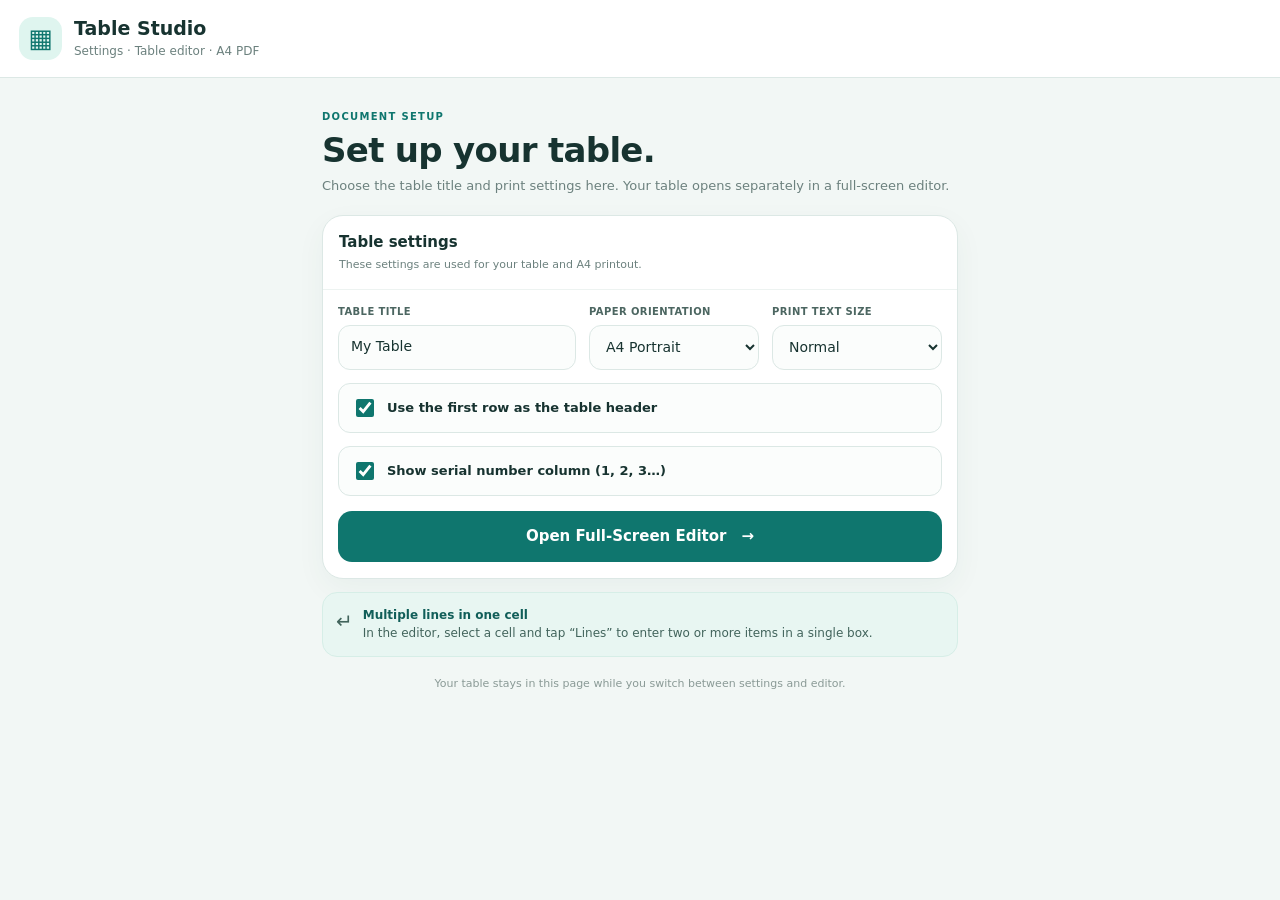
<file: web/TableStudio.html>
<!doctype html>
<html lang="en">
<head>
<meta charset="utf-8">
<meta id="viewportMeta" name="viewport" content="width=device-width,initial-scale=1,maximum-scale=1,user-scalable=no,viewport-fit=cover">
<meta name="theme-color" content="#0f766e">
<title>Table Studio</title>
<style>
:root{--bg:#f2f7f5;--paper:#fff;--ink:#173330;--muted:#6c817e;--line:#dce8e5;--green:#0f766e;--green2:#115e59;--mint:#e5f5f1;--blue:#2563eb;--red:#be123c}
*{box-sizing:border-box;-webkit-tap-highlight-color:transparent}
html{font-size:16px;-webkit-text-size-adjust:100%;text-size-adjust:100%}
body{margin:0;min-height:100vh;background:var(--bg);color:var(--ink);font-family:system-ui,-apple-system,BlinkMacSystemFont,"Segoe UI",sans-serif;line-height:1.4}
button,input,select,textarea{font:inherit;max-width:100%}button{cursor:pointer;touch-action:manipulation}[hidden]{display:none!important}
.home-header{display:flex;align-items:center;gap:12px;padding:17px 19px;background:#fff;border-bottom:1px solid var(--line)}
.mark{width:43px;height:43px;display:grid;place-items:center;background:#dff5ef;color:var(--green);border-radius:14px;font-size:26px;font-weight:900;flex:none}
.brand h1{font-size:19px;margin:0;line-height:1.2}.brand p{margin:3px 0 0;color:var(--muted);font-size:12px}
.home-main{max-width:680px;margin:auto;padding:23px 16px 34px}
.page-kicker{font-size:10px;font-weight:900;letter-spacing:1.3px;color:var(--green);text-transform:uppercase}
.page-title{font-size:29px;line-height:1.12;letter-spacing:-.7px;margin:7px 0}.page-desc{font-size:13px;line-height:1.55;color:var(--muted);margin:0 0 19px}
.settings-panel{background:#fff;border:1px solid var(--line);border-radius:21px;overflow:hidden;box-shadow:0 10px 30px #164e3f0c}
.section-head{padding:16px;border-bottom:1px solid #edf3f1}.section-head strong{font-size:15px;display:block}.section-head small{display:block;font-size:11px;color:var(--muted);margin-top:4px}
.settings-grid{padding:15px;display:grid;grid-template-columns:1fr;gap:13px}
.field{min-width:0}.field label{display:block;font-size:10px;font-weight:850;color:#4c6661;margin-bottom:6px;letter-spacing:.4px}
.field input,.field select,.field textarea{display:block;width:100%;min-height:45px;border:1px solid var(--line);border-radius:12px;padding:11px 12px;background:#fbfdfc;color:var(--ink);outline:none;font-size:14px}
.field input:focus,.field select:focus,.field textarea:focus{border-color:#51b9aa;box-shadow:0 0 0 3px #0f766e14}
.check-row{display:flex;align-items:center;gap:10px;padding:12px 13px;border:1px solid var(--line);border-radius:12px;background:#fbfdfc;font-size:13px;font-weight:700}
.check-row input{width:18px;height:18px;accent-color:var(--green);flex:none}
.home-actions{padding:0 15px 16px}
.home-btn{width:100%;padding:15px 16px;border:0;border-radius:14px;background:var(--green);color:#fff;font-size:15px;font-weight:850}
.home-btn:active,.tool-btn:active{transform:scale(.985)}
.settings-tip{display:flex;gap:10px;align-items:flex-start;background:#e8f6f2;border:1px solid #d6eee7;border-radius:15px;padding:13px;margin-top:13px;font-size:12px;line-height:1.55;color:#42645c}
.settings-tip b{color:var(--green2)}
.home-foot{text-align:center;margin-top:19px;color:#8a9a96;font-size:11px}
#editorScreen{height:100vh;height:100dvh;width:100%;overflow:hidden;display:flex;flex-direction:column;background:#fff}
.editor-top{height:57px;flex:none;display:flex;align-items:center;gap:10px;padding:7px 10px;background:#fff;border-bottom:1px solid var(--line);z-index:2}
.back-btn{border:1px solid #cfe8e1;background:var(--mint);color:var(--green2);padding:9px 11px;border-radius:11px;font-weight:850;font-size:12px;white-space:nowrap}
.editor-brand{min-width:0;flex:1}.editor-brand strong{display:block;overflow:hidden;text-overflow:ellipsis;white-space:nowrap;font-size:14px;line-height:1.2}.editor-brand small{display:block;font-size:10px;color:var(--muted);margin-top:3px}
.icon-btn{height:38px;width:39px;display:grid;place-items:center;border:1px solid var(--line);border-radius:11px;background:#fff;color:var(--green2);font-size:18px;flex:none}
.editor-body{flex:1;min-height:0;min-width:0;overflow:auto;overscroll-behavior:contain;-webkit-overflow-scrolling:touch;touch-action:pan-x pan-y;background:#f5f8f7}
.table-wrap{min-height:100%;width:max-content;min-width:100%;overflow:visible;background:#fff;zoom:1;transform-origin:top left}
 .zoom-tools{position:sticky;top:0;left:0;z-index:8;display:flex;align-items:center;justify-content:flex-end;gap:5px;width:100%;min-height:44px;padding:7px 8px;background:linear-gradient(#f5f8f7 78%,#f5f8f700);}
 .zoom-btn{height:30px;min-width:32px;padding:0 8px;border:1px solid #cfe1dc;border-radius:9px;background:#fff;color:var(--green2);font-size:15px;font-weight:850;line-height:1}
 .zoom-level{min-width:46px;text-align:center;color:#48645e;font-size:11px;font-weight:850;font-variant-numeric:tabular-nums}
 .zoom-fit{font-size:10px;min-width:62px}
table{width:max-content;min-width:100%;border-collapse:collapse;table-layout:fixed;font-size:13px;background:#fff}
th,td{border:1px solid #dbe7e3;padding:11px 9px;vertical-align:top;overflow-wrap:anywhere;white-space:pre-wrap;word-break:normal}
th{background:#e6f5f0;color:#135e55;text-align:left;font-weight:850}
tbody tr:nth-child(even) td{background:#fbfdfc}
td{min-height:45px;color:#263f3a}
td[contenteditable=true],th[contenteditable=true]{outline:none;cursor:text;min-width:45px;white-space:pre-wrap;user-select:text;-webkit-user-select:text}
td[contenteditable=true]:focus,th[contenteditable=true]:focus{box-shadow:inset 0 0 0 2px #2aa695;background:#f0fffb}
.serial-cell{width:44px!important;text-align:center!important;font-size:11px!important;color:#6c817e!important}
.editor-dock{flex:none;display:grid;grid-template-columns:repeat(5,minmax(0,1fr));gap:5px;padding:7px 7px calc(7px + env(safe-area-inset-bottom));background:#fff;border-top:1px solid var(--line);z-index:3}
.tool-btn{min-width:0;min-height:49px;border:1px solid var(--line);border-radius:12px;background:#f8fbfa;color:#315650;display:flex;flex-direction:column;align-items:center;justify-content:center;gap:2px;font-size:18px;line-height:1}
.tool-btn span{font-size:9px;font-weight:850;white-space:nowrap}
.tool-btn.primary{background:var(--green);color:#fff;border-color:var(--green)}
#printTitle,.print-date{display:none}
.toast{position:fixed;z-index:80;left:50%;bottom:85px;transform:translate(-50%,12px);opacity:0;pointer-events:none;transition:.18s;background:#173330;color:white;padding:10px 14px;border-radius:12px;font-size:12px;font-weight:750;box-shadow:0 8px 24px #1238;max-width:calc(100vw - 30px);text-align:center}.toast.show{opacity:1;transform:translate(-50%,0)}
.sheet-backdrop{position:fixed;inset:0;background:#0925218c;z-index:50;display:none;align-items:flex-end;justify-content:center;padding:10px 10px calc(10px + env(safe-area-inset-bottom))}
.sheet-backdrop.open{display:flex}
.sheet{background:#fff;width:min(100%,500px);max-height:86%;overflow:auto;border-radius:20px;padding:17px;box-shadow:0 20px 70px #061d1b55}
.sheet-handle{width:37px;height:4px;background:#d5e3df;border-radius:9px;margin:-5px auto 14px}
.sheet h2{font-size:18px;margin:0 0 5px}.sheet p{font-size:12px;color:var(--muted);margin:0 0 14px;line-height:1.5}
.sheet textarea{width:100%;min-height:125px;resize:vertical;border:1px solid var(--line);border-radius:13px;padding:12px;outline:none;font-size:16px;line-height:1.5;color:var(--ink);background:#fbfdfc;white-space:pre-wrap}
.sheet textarea:focus{border-color:#51b9aa;box-shadow:0 0 0 3px #0f766e14}
.sheet-actions{display:grid;grid-template-columns:1fr 1fr;gap:8px;margin-top:12px}
.sheet-menu{display:grid;grid-template-columns:1fr 1fr;gap:8px;margin-top:14px}
.action-btn{min-height:43px;border:1px solid var(--line);border-radius:12px;background:#fff;color:var(--ink);font-size:12px;font-weight:800;padding:10px}
.action-btn.soft{background:var(--mint);border-color:#cfe9e2;color:var(--green2)}.action-btn.danger{background:#fff1f2;border-color:#ffe0e5;color:var(--red)}.action-btn.primary{background:var(--green);border-color:var(--green);color:white}
#printTitle{font-size:17pt;font-weight:800;text-align:center;margin:0 0 4mm;line-height:1.2}
@media(min-width:620px){
 .home-main{padding:32px 22px 50px}.page-title{font-size:34px}.settings-grid{grid-template-columns:1.4fr 1fr 1fr}.check-row{grid-column:1/-1}
 .editor-top{padding-left:16px;padding-right:16px}.editor-dock{padding-left:max(10px,calc((100% - 900px)/2));padding-right:max(10px,calc((100% - 900px)/2))}
 table{font-size:14px}th,td{padding:12px}
}
@media print{
 @page{size:A4 portrait;margin:14mm}
 html,body{width:auto!important;height:auto!important;min-height:0!important;margin:0!important;padding:0!important;background:#fff!important;color:#111!important;overflow:visible!important;font-size:10pt!important;-webkit-print-color-adjust:exact;print-color-adjust:exact}
 #homeScreen,.editor-top,.editor-dock,.toast,.sheet-backdrop{display:none!important}
 #editorScreen{display:block!important;height:auto!important;width:auto!important;overflow:visible!important;background:#fff!important}
 .editor-body{display:block!important;overflow:visible!important;min-height:0!important}
 .table-wrap{display:block!important;min-height:0!important;width:auto!important;overflow:visible!important}
 #printTitle{display:block!important}
 .print-date{display:block!important;text-align:right;font-size:8pt;color:#52645f;margin:0 0 3mm}
 table{width:100%!important;min-width:0!important;table-layout:fixed!important;border-collapse:collapse!important;font-size:9pt!important;break-inside:auto}
 thead{display:table-header-group}tfoot{display:table-footer-group}tr{break-inside:avoid;page-break-inside:avoid}
 th,td{border:1px solid #869b96!important;padding:6px 5px!important;overflow-wrap:anywhere!important;word-break:normal!important;color:#152522!important}#dataTable col{width:auto!important}
 th{background:#dff2ec!important;color:#0d5148!important}tbody tr:nth-child(even) td{background:#f7fbfa!important}.serial-cell{width:9mm!important}
}
@media(prefers-reduced-motion:reduce){*{transition:none!important}}
</style>
</head>
<body>
<section id="homeScreen">
 <header class="home-header"><div class="mark">▦</div><div class="brand"><h1>Table Studio</h1><p>Settings · Table editor · A4 PDF</p></div></header>
 <main class="home-main">
  <div class="page-kicker">DOCUMENT SETUP</div>
  <h2 class="page-title">Set up your table.</h2>
  <p class="page-desc">Choose the table title and print settings here. Your table opens separately in a full-screen editor.</p>
  <section class="settings-panel">
   <div class="section-head"><strong>Table settings</strong><small>These settings are used for your table and A4 printout.</small></div>
   <div class="settings-grid">
    <div class="field"><label for="docTitle">TABLE TITLE</label><input id="docTitle" value="My Table" maxlength="120" placeholder="Enter a title"></div>
    <div class="field"><label for="orientation">PAPER ORIENTATION</label><select id="orientation"><option value="portrait">A4 Portrait</option><option value="landscape">A4 Landscape</option></select></div>
    <div class="field"><label for="fontSize">PRINT TEXT SIZE</label><select id="fontSize"><option value="8">Small</option><option value="9" selected>Normal</option><option value="11">Large</option><option value="12">Extra large</option></select></div>
    <label class="check-row"><input id="headerToggle" type="checkbox" checked><span>Use the first row as the table header</span></label>
    <label class="check-row"><input id="serialToggle" type="checkbox" checked><span>Show serial number column (1, 2, 3…)</span></label>
   </div>
   <div class="home-actions"><button class="home-btn" id="openEditor" type="button">Open Full-Screen Editor　→</button></div>
  </section>
  <div class="settings-tip"><span style="font-size:20px">↵</span><div><b>Multiple lines in one cell</b><br>In the editor, select a cell and tap “Lines” to enter two or more items in a single box.</div></div>
  <footer class="home-foot">Your table stays in this page while you switch between settings and editor.</footer>
 </main>
</section>
<section id="editorScreen" hidden>
 <header class="editor-top">
  <button class="back-btn" id="backHome" type="button">← Settings</button>
  <div class="editor-brand"><strong id="editorTitle">My Table</strong><small>Auto-saves on this device · Tap a cell to edit</small></div>
  <button class="icon-btn" id="printTop" type="button" aria-label="Print table">▣</button>
 </header>
 <div class="editor-body" id="editorBody">
  <div class="zoom-tools" id="zoomTools" aria-label="Table zoom controls"><button class="zoom-btn" id="zoomOut" type="button" aria-label="Zoom out table">−</button><span class="zoom-level" id="zoomLevel">100%</span><button class="zoom-btn" id="zoomIn" type="button" aria-label="Zoom in table">＋</button><button class="zoom-btn zoom-fit" id="zoomFit" type="button">Fit 10×10</button></div>
  <div class="table-wrap" id="tableWrap">
   <div id="printTitle">My Table</div><div class="print-date" id="printDate"></div>
   <table id="dataTable" aria-label="Editable table"></table>
  </div>
 </div>
 <nav class="editor-dock" aria-label="Table editing tools">
  <button class="tool-btn" id="addRow" type="button">＋<span>Add row</span></button>
  <button class="tool-btn" id="addCol" type="button">▥<span>Add column</span></button>
  <button class="tool-btn" id="openLines" type="button">↵<span>Lines</span></button>
  <button class="tool-btn primary" id="exportPdf" type="button">▣<span>Make PDF</span></button>
  <button class="tool-btn" id="openMore" type="button">•••<span>More</span></button>
 </nav>
</section>
<div class="toast" id="toast" role="status" aria-live="polite"></div>
<div class="sheet-backdrop" id="sheetBackdrop">
 <section class="sheet" role="dialog" aria-modal="true" aria-labelledby="sheetTitle">
  <div class="sheet-handle"></div><h2 id="sheetTitle">Cell items</h2><p id="sheetDescription">Enter each item on a separate line.</p>
  <div id="linesView"><textarea id="lineBox" placeholder="Item one&#10;Item two" rows="4"></textarea><div class="sheet-actions"><button class="action-btn" id="closeSheet" type="button">Cancel</button><button class="action-btn primary" id="applyLines" type="button">Insert into cell</button></div></div>
  <div id="pdfReadyView" hidden><div class="settings-tip" style="margin:12px 0"><span style="font-size:20px">✓</span><div><b>Your PDF is ready</b><br>Share the actual PDF file or save it to your device. No print app is needed.</div></div><div class="sheet-actions"><button class="action-btn soft" id="downloadPdf" type="button">↓ Download PDF</button><button class="action-btn primary" id="sharePdf" type="button">↗ Share PDF</button></div><button class="action-btn" id="closePdfReady" type="button" style="width:100%;margin-top:8px">Close</button></div>
  <div class="sheet-menu" id="moreView" hidden>
   <button class="action-btn soft" id="removeRow" type="button">− Remove last row</button><button class="action-btn soft" id="removeCol" type="button">− Remove last column</button>
   <button class="action-btn" id="toggleHeader" type="button">Toggle header row</button><button class="action-btn" id="clearText" type="button">Clear cell text</button>
   <button class="action-btn" id="saveData" type="button">↓ Save table data</button><button class="action-btn" id="importData" type="button">↑ Import table data</button>
   <button class="action-btn danger" id="resetTable" type="button">Reset table</button><button class="action-btn" id="closeMore" type="button">Close</button>
   <input id="fileInput" type="file" accept="application/json,.json" hidden>
  </div>
 </section>
</div>
<script>
(function(){
 const $=id=>document.getElementById(id),table=$('dataTable');
 let rows=4,cols=4,hasHeader=true,showSerial=true,tableZoom=1,pinchStartDistance=0,pinchStartZoom=1,isTablePinching=false,values=[],selectedCell=null,toastTimer=null,saveTimer=null,sheetMode='lines',lastPdfBlob=null,lastPdfName='table.pdf';
 const DRAFT_KEY='royall.table-studio.draft.v1';
 function readCellValues(){table.querySelectorAll('[contenteditable=true]').forEach(el=>{const r=+el.dataset.r,c=+el.dataset.c;if(values[r])values[r][c]=el.innerText;});}
 function saveDraft(){try{readCellValues();localStorage.setItem(DRAFT_KEY,JSON.stringify({version:1,title:$('docTitle').value,orientation:$('orientation').value,fontSize:$('fontSize').value,hasHeader,showSerial,tableZoom,rows,cols,values,savedAt:Date.now()}));}catch(err){console.warn('Draft could not be saved',err);}}
 function scheduleSave(){clearTimeout(saveTimer);saveTimer=setTimeout(saveDraft,180);}
  function clampTableZoom(value){return Math.round(Math.min(2.5,Math.max(0.2,Number(value)||1))*100)/100;}
  function applyTableZoom(value,save=true){tableZoom=clampTableZoom(value);$('tableWrap').style.zoom=String(tableZoom);$('zoomLevel').textContent=Math.round(tableZoom*100)+'%';if(save)scheduleSave();}
  function fitTableView(){
   const body=$('editorBody'),wrap=$('tableWrap'),oldZoom=tableZoom;
   wrap.style.zoom='1';
   const tableWidth=Math.max(1,table.getBoundingClientRect().width);
   const firstRow=table.rows&&table.rows.length?table.rows[0]:null;
   const rowHeight=Math.max(34,firstRow?firstRow.getBoundingClientRect().height:45);
   wrap.style.zoom=String(oldZoom);
   const dataCols=Math.max(1,cols-1),visibleCols=Math.min(9,dataCols),serialWidth=showSerial?44:0;
   const dataColWidth=Math.max(1,(tableWidth-serialWidth)/dataCols);
   const widthNeeded=visibleCols*dataColWidth+serialWidth;
   const heightNeeded=Math.min(10,Math.max(1,table.rows.length))*rowHeight;
   const fitWidth=(body.clientWidth-16)/widthNeeded;
   const fitHeight=(body.clientHeight-$('zoomTools').offsetHeight-16)/heightNeeded;
   applyTableZoom(Math.min(1,fitWidth,fitHeight));
   body.scrollTop=0;body.scrollLeft=0;
   toast('Fit to about 10 columns and 10 rows');
  }
  function touchDistance(touches){const dx=touches[0].clientX-touches[1].clientX,dy=touches[0].clientY-touches[1].clientY;return Math.sqrt(dx*dx+dy*dy);}
  $('zoomOut').addEventListener('click',()=>applyTableZoom(tableZoom*0.8));
  $('zoomIn').addEventListener('click',()=>applyTableZoom(tableZoom*1.2));
  $('zoomFit').addEventListener('click',fitTableView);
  $('editorBody').addEventListener('touchstart',e=>{if(e.touches.length===2){isTablePinching=true;pinchStartDistance=Math.max(1,touchDistance(e.touches));pinchStartZoom=tableZoom;e.preventDefault();}},{passive:false});
  $('editorBody').addEventListener('touchmove',e=>{if(isTablePinching&&e.touches.length===2){e.preventDefault();applyTableZoom(pinchStartZoom*touchDistance(e.touches)/pinchStartDistance,false);}},{passive:false});
  $('editorBody').addEventListener('touchend',e=>{if(isTablePinching&&e.touches.length<2){isTablePinching=false;scheduleSave();}},{passive:true});
  $('editorBody').addEventListener('touchcancel',()=>{if(isTablePinching){isTablePinching=false;scheduleSave();}},{passive:true});
 function restoreDraft(){try{const raw=localStorage.getItem(DRAFT_KEY);if(!raw)return false;const d=JSON.parse(raw);if(!d||!Array.isArray(d.values)||!Number.isInteger(d.rows)||!Number.isInteger(d.cols)||d.rows<1||d.rows>100||d.cols<1||d.cols>20)return false;rows=d.rows;cols=d.cols;hasHeader=!!d.hasHeader;showSerial=d.showSerial===undefined?true:!!d.showSerial;tableZoom=d.tableZoom===undefined?1:clampTableZoom(d.tableZoom);values=d.values.slice(0,rows).map(row=>Array.isArray(row)?row.slice(0,cols).map(x=>String(x==null?'':x)):[]);$('docTitle').value=String(d.title||'My Table').slice(0,120);$('orientation').value=d.orientation==='landscape'?'landscape':'portrait';$('fontSize').value=['8','9','11','12'].includes(String(d.fontSize))?String(d.fontSize):'9';$('headerToggle').checked=hasHeader;$('serialToggle').checked=showSerial;ensureVisibleColumn();fitValues();return true;}catch(err){console.warn('Draft could not be restored',err);return false;}}
 function seed(){values=[];for(let r=0;r<rows;r++){values[r]=[];for(let c=0;c<cols;c++)values[r][c]=r===0&&c===0?'No.':r===0&&hasHeader?'Column '+(c+1):c===0?String(r):'';}}
 function ensureVisibleColumn(){if(!showSerial&&cols<2){cols=2;values.forEach((row,r)=>{while(row.length<cols)row.push(hasHeader&&r===0?'Column '+(row.length+1):'');});}}
  function fitValues(){while(values.length<rows)values.push(Array.from({length:cols},(_,c)=>c===0?String(values.length):''));values=values.slice(0,rows);values.forEach((row,r)=>{while(row.length<cols)row.push(r===0&&hasHeader?'Column '+(row.length+1):'');row.length=cols;});}
 function syncSettings(){const t=$('docTitle').value.trim()||'My Table';$('editorTitle').textContent=t;$('printTitle').textContent=t;$('printDate').textContent=new Date().toLocaleDateString(undefined,{year:'numeric',month:'long',day:'numeric'});document.title=t+' — Table Studio';}
 function sizeTable(){const viewport=Math.max(1,$('editorBody').clientWidth||window.innerWidth),serialWidth=showSerial?44:0,dataCols=Math.max(1,cols-1),totalWidth=Math.max(viewport,serialWidth+dataCols*170);table.style.width=totalWidth+'px';table.style.minWidth=totalWidth+'px';table.style.tableLayout='fixed';const oldGroup=table.querySelector('colgroup');if(oldGroup)oldGroup.remove();const group=document.createElement('colgroup');if(showSerial){const first=document.createElement('col');first.style.width='44px';group.appendChild(first);}const otherWidth=Math.max(1,(totalWidth-serialWidth)/dataCols);for(let c=1;c<cols;c++){const col=document.createElement('col');col.style.width=otherWidth+'px';group.appendChild(col);}table.appendChild(group);}
 function render(){table.innerHTML='';ensureVisibleColumn();fitValues();sizeTable();const firstCol=showSerial?0:1;if(hasHeader){const thead=document.createElement('thead'),tr=document.createElement('tr');for(let c=firstCol;c<cols;c++)tr.appendChild(makeCell(values[0][c],true,0,c));thead.appendChild(tr);table.appendChild(thead);}const tbody=document.createElement('tbody');for(let r=hasHeader?1:0;r<rows;r++){const tr=document.createElement('tr');for(let c=firstCol;c<cols;c++)tr.appendChild(makeCell(values[r][c],false,r,c));tbody.appendChild(tr);}table.appendChild(tbody);selectedCell=null;syncSettings();scheduleSave();}
 function makeCell(value,isHead,r,c){const el=document.createElement(isHead?'th':'td');if(showSerial&&c===0)el.classList.add('serial-cell');el.contentEditable='true';el.spellcheck=false;el.textContent=value==null?'':value;el.dataset.r=r;el.dataset.c=c;el.addEventListener('focus',()=>selectCell(el));el.addEventListener('click',()=>selectCell(el));el.addEventListener('input',()=>{values[r][c]=el.innerText;scheduleSave();});return el;}
 function selectCell(el){selectedCell=el;$('lineBox').value=el.innerText||el.textContent||'';}
 function toast(msg){const el=$('toast');el.textContent=msg;el.classList.add('show');clearTimeout(toastTimer);toastTimer=setTimeout(()=>el.classList.remove('show'),2000);}
 function openSheet(mode){sheetMode=mode;$('sheetBackdrop').classList.add('open');$('linesView').hidden=mode!=='lines';$('moreView').hidden=mode!=='more';$('pdfReadyView').hidden=mode!=='pdfReady';$('sheetTitle').textContent=mode==='lines'?'Enter multiple lines':mode==='pdfReady'?'PDF ready':'Table tools';$('sheetDescription').textContent=mode==='lines'?'Each line will be placed inside the selected cell.':mode==='pdfReady'?'Choose how to use your generated PDF.':'Manage rows, columns and table data.';if(mode==='lines'){$('lineBox').value=selectedCell?(selectedCell.innerText||selectedCell.textContent||''):'';setTimeout(()=>$('lineBox').focus(),150);}}
 function closeSheet(){$('sheetBackdrop').classList.remove('open');}
 function addRow(){if(rows>=100){toast('Maximum 100 rows');return;}values.push(Array.from({length:cols},(_,c)=>c===0?String(rows):''));rows++;render();setTimeout(()=>{const last=table.querySelector('tbody tr:last-child');if(last)last.scrollIntoView({block:'nearest',behavior:'smooth'});},30);toast('Row added');}
 function addCol(){if(cols>=20){toast('Maximum 20 columns');return;}cols++;values.forEach((row,r)=>row.push(hasHeader&&r===0?'Column '+cols:''));render();toast('Column added');}
 function removeRow(){if(rows<=1){toast('Keep at least one row');return;}values.pop();rows--;render();toast('Last row removed');}
 function removeCol(){if(cols<=2){toast('Keep at least one data column');return;}values.forEach(row=>row.pop());cols--;render();toast('Last column removed');}
 function exportData(){const data={title:$('docTitle').value,orientation:$('orientation').value,fontSize:$('fontSize').value,hasHeader,showSerial,rows,cols,values};const blob=new Blob([JSON.stringify(data,null,2)],{type:'application/json'}),url=URL.createObjectURL(blob),a=document.createElement('a');a.href=url;a.download=(($('docTitle').value.trim()||'table').replace(/[^\w -]/g,'').trim().replace(/\s+/g,'-')||'table')+'.json';document.body.appendChild(a);a.click();a.remove();setTimeout(()=>URL.revokeObjectURL(url),500);toast('Table data saved');}
 function resizeTable(newRows,newCols){const next=[];for(let r=0;r<newRows;r++){next[r]=[];for(let c=0;c<newCols;c++){next[r][c]=values[r]&&values[r][c]!=null?values[r][c]:(hasHeader&&r===0?(c===0?'No.':'Column '+(c+1)):c===0?String(r):'');}}rows=newRows;cols=newCols;values=next;}
 function setScreen(editor,push){const home=$('homeScreen'),edit=$('editorScreen');if(!editor)saveDraft();home.hidden=editor;edit.hidden=!editor;document.body.style.overflow=editor?'hidden':'';$('viewportMeta').content='width=device-width,initial-scale=1,maximum-scale=1,user-scalable=no,viewport-fit=cover';if(editor){hasHeader=$('headerToggle').checked;showSerial=$('serialToggle').checked;ensureVisibleColumn();render();syncSettings();applyTableZoom(tableZoom,false);}else{$('headerToggle').checked=hasHeader;$('serialToggle').checked=showSerial;}if(push)history.pushState({screen:editor?'editor':'home'},'',location.pathname+location.search+(editor?'#editor':'#home'));window.scrollTo(0,0);}
 window.addEventListener('resize',()=>{if(!$('editorScreen').hidden)sizeTable();});
 $('openEditor').addEventListener('click',()=>setScreen(true,true));
 function confirmLeaveEditor(){saveDraft();return confirm('Leave the table editor? Your draft is automatically saved on this device, so you can reopen it later.');}
 $('backHome').addEventListener('click',()=>{if(!confirmLeaveEditor())return;setScreen(false,false);history.replaceState({screen:'home'},'',location.pathname+location.search+'#home');});
 window.addEventListener('popstate',()=>{if($('editorScreen').hidden)return;if(confirmLeaveEditor()){setScreen(false,false);history.replaceState({screen:'home'},'',location.pathname+location.search+'#home');}else{history.pushState({screen:'editor'},'',location.pathname+location.search+'#editor');}});
 $('docTitle').addEventListener('input',()=>{syncSettings();scheduleSave();});
 $('orientation').addEventListener('change',scheduleSave);$('fontSize').addEventListener('change',scheduleSave);
 $('headerToggle').addEventListener('change',()=>{hasHeader=$('headerToggle').checked;scheduleSave();});
  $('serialToggle').addEventListener('change',()=>{showSerial=$('serialToggle').checked;ensureVisibleColumn();if(!$('editorScreen').hidden)render();else scheduleSave();});
 window.addEventListener('beforeunload',e=>{saveDraft();if(!$('editorScreen').hidden){e.preventDefault();e.returnValue='';}});
 window.addEventListener('pagehide',saveDraft);
 $('addRow').addEventListener('click',addRow);$('addCol').addEventListener('click',addCol);
 $('openLines').addEventListener('click',()=>{if(!selectedCell){toast('Select a cell first');return;}openSheet('lines');});
 $('applyLines').addEventListener('click',()=>{if(!selectedCell){toast('Select a cell first');return;}const text=$('lineBox').value;if(!text.trim()){toast('Enter one or more lines');return;}const r=+selectedCell.dataset.r,c=+selectedCell.dataset.c;values[r][c]=text;selectedCell.textContent=text;scheduleSave();closeSheet();toast('Lines inserted');});
 $('closeSheet').addEventListener('click',closeSheet);$('closeMore').addEventListener('click',closeSheet);$('openMore').addEventListener('click',()=>openSheet('more'));
 $('sheetBackdrop').addEventListener('click',e=>{if(e.target===$('sheetBackdrop'))closeSheet();});
 $('removeRow').addEventListener('click',()=>{closeSheet();removeRow();});$('removeCol').addEventListener('click',()=>{closeSheet();removeCol();});
 $('toggleHeader').addEventListener('click',()=>{hasHeader=!hasHeader;$('headerToggle').checked=hasHeader;render();closeSheet();toast(hasHeader?'Header enabled':'Header disabled');});
 $('clearText').addEventListener('click',()=>{if(!selectedCell){toast('Select a cell first');return;}const r=+selectedCell.dataset.r,c=+selectedCell.dataset.c;values[r][c]='';selectedCell.textContent='';scheduleSave();closeSheet();toast('Selected cell cleared');});
 $('resetTable').addEventListener('click',()=>{if(confirm('Reset the table to a blank 4 × 4 table?')){rows=4;cols=4;hasHeader=$('headerToggle').checked;seed();render();closeSheet();toast('Table reset');}});
 $('saveData').addEventListener('click',()=>{closeSheet();exportData();});
 $('importData').addEventListener('click',()=>$('fileInput').click());
 $('fileInput').addEventListener('change',async e=>{const file=e.target.files&&e.target.files[0];if(!file)return;try{const obj=JSON.parse(await file.text());if(!Array.isArray(obj.values)||!Number.isInteger(obj.rows)||!Number.isInteger(obj.cols)||obj.rows<1||obj.rows>100||obj.cols<1||obj.cols>20)throw Error();rows=obj.rows;cols=obj.cols;hasHeader=!!obj.hasHeader;showSerial=obj.showSerial===undefined?true:!!obj.showSerial;values=obj.values.map(row=>Array.isArray(row)?row.map(x=>String(x??'')):[]);$('docTitle').value=String(obj.title||'My Table');$('orientation').value=obj.orientation==='landscape'?'landscape':'portrait';$('fontSize').value=['8','9','11','12'].includes(String(obj.fontSize))?String(obj.fontSize):'9';$('headerToggle').checked=hasHeader;$('serialToggle').checked=showSerial;ensureVisibleColumn();render();saveDraft();closeSheet();toast('Table imported');}catch(err){toast('Invalid table data file');}e.target.value='';});
 let pdfLibraryPromise=null;
 function loadPdfLibrary(){
  if(window.jspdf&&window.jspdf.jsPDF&&window.jspdf.jsPDF.API)return ensureAutoTable();
  if(pdfLibraryPromise)return pdfLibraryPromise;
  pdfLibraryPromise=new Promise((resolve,reject)=>{
   const script=document.createElement('script');
   script.src='https://cdn.jsdelivr.net/npm/jspdf@2.5.1/dist/jspdf.umd.min.js';
   script.onload=()=>window.jspdf&&window.jspdf.jsPDF?ensureAutoTable().then(resolve,reject):reject(new Error('jsPDF did not initialize'));
   script.onerror=()=>{pdfLibraryPromise=null;reject(new Error('Could not load jsPDF'));};
   document.head.appendChild(script);
  });
  return pdfLibraryPromise;
 }
 function ensureAutoTable(){
  if(window.jspdf&&window.jspdf.jsPDF&&window.jspdf.jsPDF.API&&typeof window.jspdf.jsPDF.API.autoTable==='function')return Promise.resolve();
  return new Promise((resolve,reject)=>{
   const script=document.createElement('script');
   script.src='https://cdn.jsdelivr.net/npm/jspdf-autotable@3.8.2/dist/jspdf.plugin.autotable.min.js';
   script.onload=()=>window.jspdf&&window.jspdf.jsPDF&&typeof window.jspdf.jsPDF.API.autoTable==='function'?resolve():reject(new Error('Table PDF plugin did not initialize'));
   script.onerror=()=>{pdfLibraryPromise=null;reject(new Error('Could not load table PDF plugin'));};
   document.head.appendChild(script);
  });
 }
 function downloadBlob(blob,filename){
  const url=URL.createObjectURL(blob),a=document.createElement('a');
  a.href=url;a.download=filename;a.style.display='none';document.body.appendChild(a);a.click();a.remove();
  setTimeout(()=>URL.revokeObjectURL(url),60000);
 }
 async function shareGeneratedPdf(){
  if(!lastPdfBlob){toast('Create a PDF first');return;}
  if(typeof File!=='function'||typeof navigator.share!=='function'||typeof navigator.canShare!=='function'){downloadBlob(lastPdfBlob,lastPdfName);closeSheet();toast('File sharing is not supported here. PDF downloaded.');return;}
  const file=new File([lastPdfBlob],lastPdfName,{type:'application/pdf'});
  try{
   if(!navigator.canShare({files:[file]})){downloadBlob(lastPdfBlob,lastPdfName);closeSheet();toast('File sharing is not supported here. PDF downloaded.');return;}
   await navigator.share({files:[file],title:$('docTitle').value.trim()||'Table PDF',text:'PDF table'});
   closeSheet();toast('Share sheet opened');
  }catch(err){if(err&&err.name==='AbortError')return;downloadBlob(lastPdfBlob,lastPdfName);closeSheet();toast('Could not share. PDF downloaded instead.');}
 }
 async function printTable(){
  const printButton=$('exportPdf'),topButton=$('printTop'),oldButton=printButton.innerHTML;
  printButton.disabled=true;topButton.disabled=true;printButton.innerHTML='…<span>Making PDF</span>';
  closeSheet();syncSettings();
  table.querySelectorAll('[contenteditable=true]').forEach(el=>{const r=+el.dataset.r,c=+el.dataset.c;if(values[r])values[r][c]=el.innerText;});
  toast('Creating your A4 PDF…');
  try{
   await loadPdfLibrary();
   const orientation=$('orientation').value,fontSize=Number($('fontSize').value)||9;
   lastPdfName=(($('docTitle').value.trim()||'table').replace(/[^\w -]/g,'').trim().replace(/\s+/g,'-')||'table')+'.pdf';
   const JsPDF=window.jspdf.jsPDF,doc=new JsPDF({orientation:orientation,unit:'mm',format:'a4',compress:true});
   const title=($('docTitle').value.trim()||'My Table').slice(0,120);
   const firstCol=showSerial?0:1,visibleCols=cols-firstCol;
    if(visibleCols<1)throw new Error('Add a data column before creating the PDF');
    const bodyRows=hasHeader?values.slice(1,rows):values.slice(0,rows);
   const safeCell=v=>String(v==null?'':v).replace(/\r\n?/g,'\n');
   const headRows=hasHeader&&values.length?[values[0].slice(firstCol,cols).map(safeCell)]:[];
   const body=bodyRows.map(row=>Array.from({length:visibleCols},(_,i)=>safeCell(row&&row[firstCol+i])));
   doc.setFont('helvetica','bold');doc.setFontSize(15);doc.setTextColor(23,51,48);
   doc.text(title,doc.internal.pageSize.getWidth()/2,13,{align:'center',maxWidth:doc.internal.pageSize.getWidth()-20});
   doc.setFont('helvetica','normal');doc.setFontSize(8);doc.setTextColor(82,100,95);
   doc.text(new Date().toLocaleDateString(),doc.internal.pageSize.getWidth()-10,18,{align:'right'});
   doc.autoTable({
    head:headRows,body:body,startY:22,margin:{top:22,right:10,bottom:10,left:10},
    theme:'grid',tableWidth:'auto',showHead:hasHeader?'everyPage':'never',
    styles:{font:'helvetica',fontSize:fontSize,cellPadding:2,minCellHeight:10,overflow:'linebreak',valign:'middle',lineColor:[134,155,150],lineWidth:0.2,textColor:[21,37,34]},
    headStyles:{fillColor:[223,242,236],textColor:[13,81,72],fontStyle:'bold',minCellHeight:10},
    alternateRowStyles:{fillColor:[247,251,250]},
    columnStyles:showSerial?{0:{cellWidth:Math.min(14,orientation==='landscape'?14:12)}}:{},
    didDrawPage:function(){if(doc.internal.getNumberOfPages()>1){doc.setFont('helvetica','bold');doc.setFontSize(15);doc.setTextColor(23,51,48);doc.text(title,doc.internal.pageSize.getWidth()/2,13,{align:'center',maxWidth:doc.internal.pageSize.getWidth()-20});}}
   });
   const blob=doc.output('blob');
   if(!(blob instanceof Blob)||blob.size<500)throw new Error('PDF output is unexpectedly small');
   const signature=new Uint8Array(await blob.slice(0,5).arrayBuffer());
   if(String.fromCharCode.apply(null,signature)!=='%PDF-')throw new Error('PDF signature check failed');
   lastPdfBlob=blob;
   openSheet('pdfReady');
   toast('PDF created. Choose Share or Download.');
  }catch(error){
   console.error('PDF generation failed:',error);
   toast('PDF failed: '+String(error&&error.message||error||'Unknown error').slice(0,110));
  }finally{printButton.disabled=false;topButton.disabled=false;printButton.innerHTML=oldButton;}
 }
 $('downloadPdf').addEventListener('click',()=>{if(lastPdfBlob){downloadBlob(lastPdfBlob,lastPdfName);closeSheet();toast('PDF downloaded');}});
 $('sharePdf').addEventListener('click',shareGeneratedPdf);
 $('closePdfReady').addEventListener('click',closeSheet);
 $('exportPdf').addEventListener('click',printTable);$('printTop').addEventListener('click',printTable);
 const restored=restoreDraft();if(!restored)seed();render();applyTableZoom(tableZoom,false);
 if(location.hash==='#editor'){setScreen(true,false);}else{history.replaceState({screen:'home'},'',location.pathname+location.search+'#home');}
 if(restored)toast('Draft restored from this device');
})();
</script>
</body>
</html>
</file>
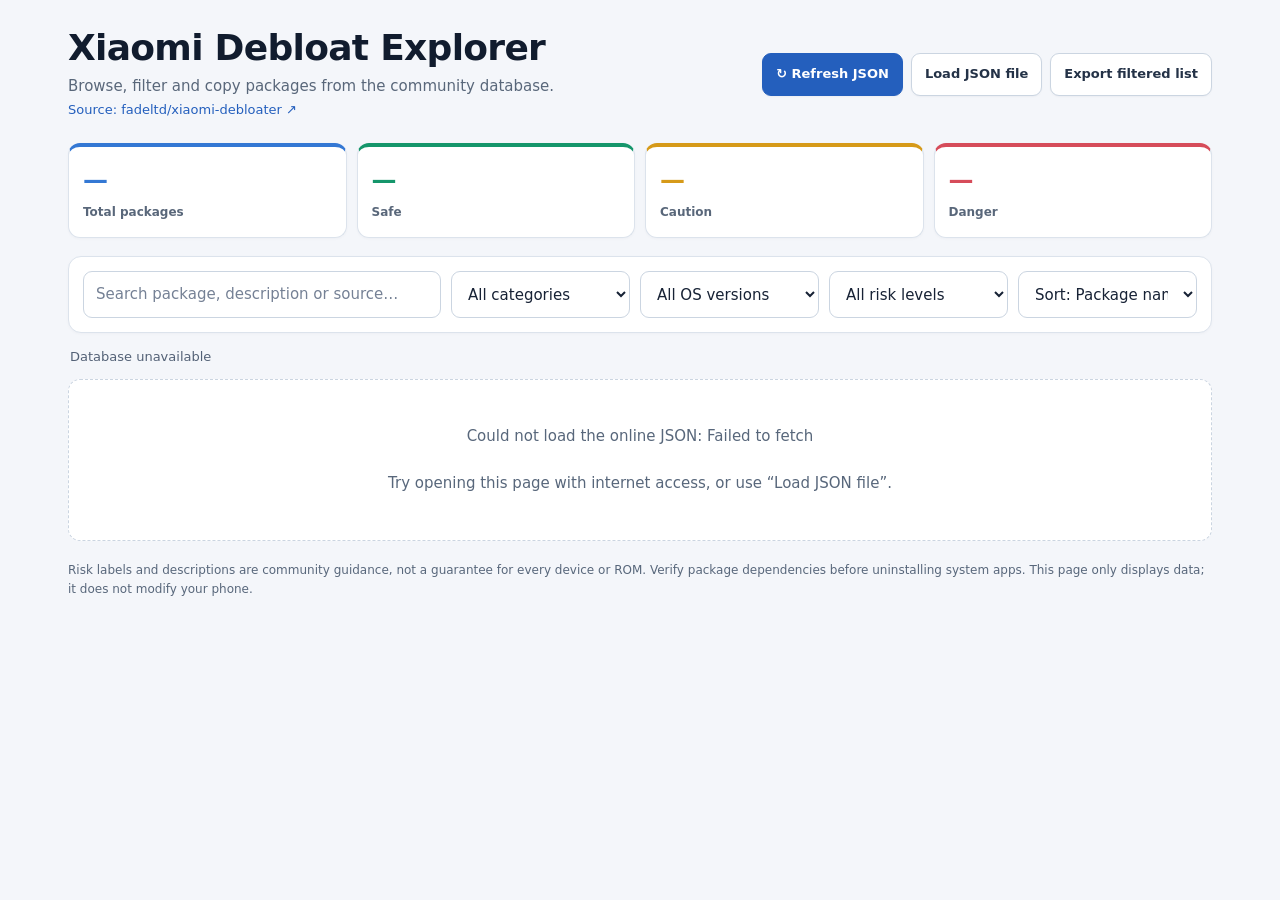
<file: web/test.html>
<!DOCTYPE html>
<html lang="en">
<head>
<meta charset="UTF-8">
<meta name="viewport" content="width=device-width, initial-scale=1.0">
<meta name="theme-color" content="#f4f6fa">
<title>Xiaomi Debloat Explorer</title>
<style>
:root{color-scheme:light;--bg:#f4f6fa;--panel:#ffffff;--panel2:#f8fafc;--line:#dce3ec;--text:#172235;--muted:#59677a;--accent:#245fbd;--green:#087a50;--yellow:#946000;--red:#b42332}
*{box-sizing:border-box}body{margin:0;background:var(--bg);color:var(--text);font:15px/1.55 system-ui,-apple-system,Segoe UI,Roboto,sans-serif}
.wrap{max-width:1180px;margin:auto;padding:28px 18px 60px}.top{display:flex;justify-content:space-between;align-items:center;gap:14px;flex-wrap:wrap;margin-bottom:22px}
h1{font-size:clamp(25px,5vw,36px);line-height:1.1;margin:0 0 7px;letter-spacing:-.7px;color:#111c2e}.sub{color:var(--muted);margin:0}.source{color:var(--accent);text-decoration:none;font-size:13px}.source:hover{text-decoration:underline}
.actions{display:flex;gap:8px;flex-wrap:wrap}button,.filelabel{border:1px solid #cbd5e1;background:#fff;color:#243247;border-radius:9px;padding:10px 13px;font:inherit;font-size:13px;font-weight:600;cursor:pointer;box-shadow:0 1px 2px #1722350a}button:hover,.filelabel:hover{border-color:#7fa5dc;background:#f5f9ff}button:focus-visible,.filelabel:focus-within,input:focus-visible,select:focus-visible{outline:3px solid #9cc1f5;outline-offset:1px}button.primary{background:#245fbd;border-color:#245fbd;color:#fff}button.primary:hover{background:#194fa8;border-color:#194fa8}.filelabel input{display:none}
.stats{display:grid;grid-template-columns:repeat(4,1fr);gap:10px;margin:18px 0}.stat{background:#fff;border:1px solid var(--line);border-radius:12px;padding:14px;box-shadow:0 1px 3px #17223508;border-top:4px solid var(--stat-color,#3478d4)}.stat:nth-child(1){--stat-color:#3478d4}.stat:nth-child(2){--stat-color:#15966b}.stat:nth-child(3){--stat-color:#d69a19}.stat:nth-child(4){--stat-color:#d64c5a}.stat b{display:block;font-size:25px;letter-spacing:-.5px;color:var(--stat-color,#14233a)}.stat span{color:var(--muted);font-size:12px;font-weight:600}
.filters{background:#fff;border:1px solid var(--line);border-radius:13px;padding:14px;margin-bottom:14px;display:grid;grid-template-columns:2fr 1fr 1fr 1fr 1fr;gap:10px;box-shadow:0 1px 3px #17223508}
input,select{width:100%;min-width:0;background:#fff;color:#172235;border:1px solid #cbd5e1;border-radius:9px;padding:11px 12px;font:inherit;outline:none}input::placeholder{color:#758195}input:focus,select:focus{border-color:#4c83d0}
.meta{display:flex;justify-content:space-between;gap:12px;align-items:center;flex-wrap:wrap;color:#536176;font-size:13px;margin:12px 2px}
.grid{display:grid;grid-template-columns:repeat(2,minmax(0,1fr));gap:11px}.item{background:#fff;border:1px solid var(--line);border-left:4px solid var(--card-color,#6b8fc5);border-radius:12px;padding:15px;min-width:0;box-shadow:0 1px 3px #17223508;transition:border-color .15s,box-shadow .15s}.item:hover{border-color:#b8c9df;box-shadow:0 3px 10px #1722350d}.itemhead{display:flex;align-items:flex-start;justify-content:space-between;gap:10px}.pkg{font:650 13px/1.55 ui-monospace,SFMono-Regular,Consolas,monospace;overflow-wrap:anywhere;color:#18345b}.desc{color:#46556a;font-size:13px;margin:9px 0 12px}.tags{display:flex;gap:6px;flex-wrap:wrap}.tag{font-size:11px;font-weight:600;border-radius:6px;padding:3px 8px;background:#eef2f7;color:#40516a;border:1px solid #e1e7ef}.risk{font-weight:750;text-transform:uppercase;letter-spacing:.3px}.os-tag{background:#eaf1ff;color:#2857a5;border-color:#c9d9fa}.cat-tag{background:#f2eaff;color:#7543a8;border-color:#dfccfa}.source-tag{background:#e7f7f4;color:#167568;border-color:#c2e9e2}.risk.safe{color:#086443;background:#e7f6ef;border-color:#c6ead8}.risk.caution{color:#805300;background:#fff5d9;border-color:#f1dfad}.risk.danger{color:#a21e2d;background:#fff0f0;border-color:#f3caca}.copy{padding:5px 8px;font-size:11px;white-space:nowrap;background:#f8fafc;color:#29405f}.empty{padding:45px 15px;text-align:center;color:#58677b;background:#fff;border:1px dashed #cbd5e1;border-radius:12px;grid-column:1/-1}
.notice{color:#58677b;font-size:12px;margin-top:20px}.toast{position:fixed;bottom:18px;left:50%;transform:translateX(-50%);background:#172b49;color:#fff;border:1px solid #284b7a;padding:10px 15px;border-radius:10px;opacity:0;pointer-events:none;transition:.2s;box-shadow:0 5px 20px #17223530}.toast.show{opacity:1}
@media(max-width:720px){.stats{grid-template-columns:repeat(2,1fr)}.filters{grid-template-columns:1fr 1fr}.filters .search{grid-column:1/-1}.grid{grid-template-columns:1fr}}
@media(max-width:390px){.filters{grid-template-columns:1fr}.filters .search{grid-column:auto}}
</style>
</head>
<body>
<div class="wrap">
  <header class="top">
    <div>
      <h1>Xiaomi Debloat Explorer</h1>
      <p class="sub">Browse, filter and copy packages from the community database.</p>
      <a class="source" href="https://github.com/fadeltd/xiaomi-debloater/blob/main/bloatware.json" target="_blank" rel="noopener">Source: fadeltd/xiaomi-debloater ↗</a>
    </div>
    <div class="actions">
      <button class="primary" id="refresh">↻ Refresh JSON</button>
      <label class="filelabel">Load JSON file<input type="file" id="file" accept=".json,application/json"></label>
      <button id="export">Export filtered list</button>
    </div>
  </header>

  <section class="stats">
    <div class="stat"><b id="total">—</b><span>Total packages</span></div>
    <div class="stat"><b id="safe">—</b><span>Safe</span></div>
    <div class="stat"><b id="caution">—</b><span>Caution</span></div>
    <div class="stat"><b id="danger">—</b><span>Danger</span></div>
  </section>

  <section class="filters">
    <input class="search" id="search" placeholder="Search package, description or source…" autocomplete="off">
    <select id="category"><option value="">All categories</option></select>
    <select id="os"><option value="">All OS versions</option></select>
    <select id="risk"><option value="">All risk levels</option><option value="safe">Safe</option><option value="caution">Caution</option><option value="danger">Danger</option></select>
    <select id="sort"><option value="package">Sort: Package name</option><option value="risk">Sort: Risk level</option><option value="category">Sort: Category</option></select>
  </section>

  <div class="meta"><span id="count">Loading database…</span><span id="version"></span></div>
  <main class="grid" id="list"><div class="empty">Fetching bloatware.json…</div></main>
  <p class="notice">Risk labels and descriptions are community guidance, not a guarantee for every device or ROM. Verify package dependencies before uninstalling system apps. This page only displays data; it does not modify your phone.</p>
</div>
<div class="toast" id="toast"></div>
<script>
const JSON_URL='https://raw.githubusercontent.com/fadeltd/xiaomi-debloater/main/bloatware.json';
let database={version:'',updated:'',packages:[]}, filtered=[];
const $=id=>document.getElementById(id);
const esc=s=>String(s??'').replace(/[&<>"']/g,c=>({'&':'&amp;','<':'&lt;','>':'&gt;','"':'&quot;',"'":'&#39;'}[c]));
function toast(msg){$('toast').textContent=msg;$('toast').classList.add('show');setTimeout(()=>$('toast').classList.remove('show'),1900)}
function categoryOptions(){
 const old=$('category').value, cats=[...new Set(database.packages.map(x=>x.category||'uncategorized'))].sort();
 $('category').innerHTML='<option value="">All categories</option>'+cats.map(c=>`<option value="${esc(c)}">${esc(c)}</option>`).join('');
 if(cats.includes(old))$('category').value=old;
 const oldOS=$('os').value, systems=[...new Set(database.packages.flatMap(x=>Array.isArray(x.os)?x.os:[]))].sort();
 $('os').innerHTML='<option value="">All OS versions</option>'+systems.map(v=>`<option value="${esc(v)}">${esc(v)}</option>`).join('');
 if(systems.includes(oldOS))$('os').value=oldOS;
}
function stats(){
 const p=database.packages;
 $('total').textContent=p.length;
 $('safe').textContent=p.filter(x=>x.risk==='safe').length;
 $('caution').textContent=p.filter(x=>x.risk==='caution').length;
 $('danger').textContent=p.filter(x=>x.risk==='danger').length;
 $('version').textContent=[database.version?'Version '+database.version:'',database.updated?'Updated '+database.updated:''].filter(Boolean).join(' · ');
}
function render(){
 const q=$('search').value.trim().toLowerCase(),cat=$('category').value,os=$('os').value,risk=$('risk').value,sort=$('sort').value;
 filtered=database.packages.filter(x=>{
  const hay=[x.package,x.description,x.category,...(x.sources||[])].join(' ').toLowerCase();
  return (!q||hay.includes(q))&&(!cat||(x.category||'uncategorized')===cat)&&(!os||(Array.isArray(x.os)&&x.os.includes(os)))&&(!risk||x.risk===risk);
 });
 const rank={safe:0,caution:1,danger:2};
 filtered.sort((a,b)=>sort==='risk'?(rank[a.risk]??9)-(rank[b.risk]??9)||a.package.localeCompare(b.package):sort==='category'?(a.category||'').localeCompare(b.category||'')||a.package.localeCompare(b.package):a.package.localeCompare(b.package));
 $('count').textContent=`Showing ${filtered.length} of ${database.packages.length} packages`;
 $('list').innerHTML=filtered.length?filtered.map(x=>`
  <article class="item" style="--card-color:${x.risk==='safe'?'#15966b':x.risk==='caution'?'#d69a19':x.risk==='danger'?'#d64c5a':'#6b8fc5'}">
   <div class="itemhead"><div class="pkg">${esc(x.package)}</div><button class="copy" data-copy="${esc(x.package)}">Copy ID</button></div>
   <p class="desc">${esc(x.description||'No description provided.')}</p>
   <div class="tags"><span class="tag risk ${esc(x.risk||'')}">${esc(x.risk||'Unrated')}</span><span class="tag cat-tag">${esc(x.category||'uncategorized')}</span>${(Array.isArray(x.os)?x.os:[]).map(v=>`<span class="tag os-tag">${esc(v)}</span>`).join('')}${(x.sources||[]).map(s=>`<span class="tag source-tag">${esc(s)}</span>`).join('')}</div>
  </article>`).join(''):'<div class="empty">No packages match these filters.</div>';
}
async function loadRemote(){
 $('list').innerHTML='<div class="empty">Fetching latest JSON…</div>';
 try{
  const res=await fetch(JSON_URL,{cache:'no-store'});if(!res.ok)throw new Error('HTTP '+res.status);
  const data=await res.json();if(!Array.isArray(data.packages))throw new Error('Invalid JSON format');
  database=data;categoryOptions();stats();render();toast('Database refreshed');
 }catch(e){$('list').innerHTML=`<div class="empty">Could not load the online JSON: ${esc(e.message)}<br><br>Try opening this page with internet access, or use “Load JSON file”.</div>`;$('count').textContent='Database unavailable'}
}
$('refresh').addEventListener('click',loadRemote);
['search','category','os','risk','sort'].forEach(id=>$(id).addEventListener(id==='search'?'input':'change',render));
$('file').addEventListener('change',async e=>{
 const f=e.target.files[0];if(!f)return;
 try{const data=JSON.parse(await f.text());if(!Array.isArray(data.packages))throw new Error('Expected a packages array');database=data;categoryOptions();stats();render();toast('Local JSON loaded')}
 catch(err){toast('Invalid JSON: '+err.message)}e.target.value='';
});
$('list').addEventListener('click',async e=>{
 const b=e.target.closest('[data-copy]');if(!b)return;
 try{await navigator.clipboard.writeText(b.dataset.copy);toast('Package ID copied')}
 catch{toast('Clipboard unavailable in this browser')}
});
$('export').addEventListener('click',()=>{
 const text=filtered.map(x=>x.package).join('\n');if(!text){toast('No packages to export');return}
 const blob=new Blob([text+'\n'],{type:'text/plain'}),url=URL.createObjectURL(blob),a=document.createElement('a');
 a.href=url;a.download='xiaomi-debloat-filtered.txt';a.click();URL.revokeObjectURL(url);toast('Filtered list exported');
});
loadRemote();
</script>
</body>
</html>
</file>
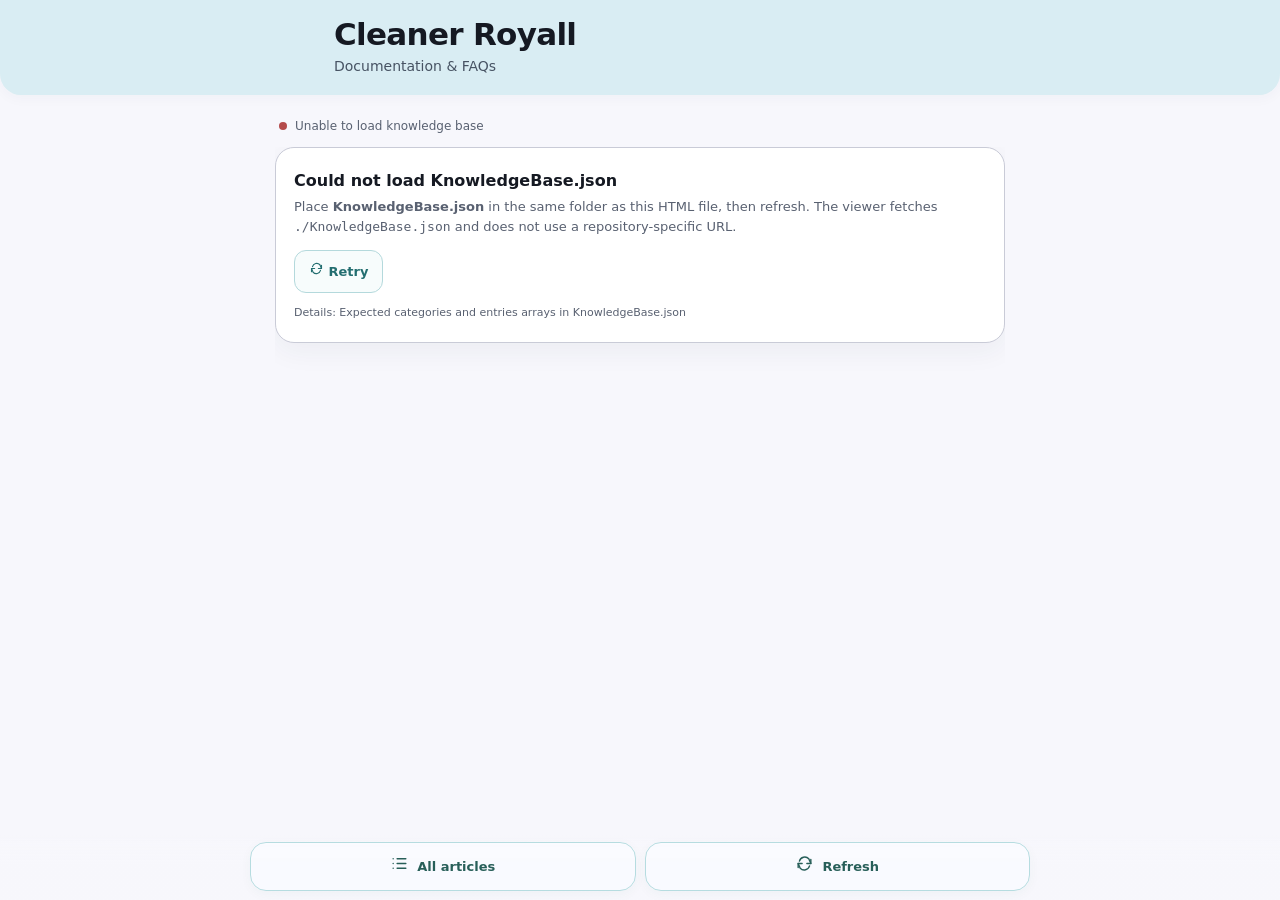
<file: web/CleanerRoyall/test.html>
<!doctype html>
<html lang="en">
<head>
<meta charset="utf-8">
<meta name="viewport" content="width=device-width,initial-scale=1,viewport-fit=cover">
<meta name="theme-color" content="#d9edf3">
<meta name="color-scheme" content="light">
<title>Documentation & FAQs</title>
<style>
:root{--bg:#f7f7fc;--surface:#fff;--surface-soft:#f0f0f8;--surface-head:#e3e3ed;--ink:#151922;--muted:#596171;--soft-muted:#7b8290;--line:#c9cbd7;--line-soft:#dcdde7;--teal:#167f79;--teal-deep:#126c68;--teal-wash:#e0f3f0;--blue:#42639a;--blue-wash:#e5ebfb;--green:#2f7545;--green-wash:#e5f5e6;--amber:#936308;--amber-wash:#fff0cc;--blue-color:#42639a;--amber-color:#936308;--teal-color:#207a75;--green-color:#287744;--purple-color:#7652a2;--red-color:#b44b4b;--neutral-color:#596171;--purple-wash:#eee5ff;--neutral-wash:#e8e9ef;--red-wash:#ffebeb;--red:#b44b4b;--red-wash:#ffebeb;--shadow:0 8px 28px rgba(30,46,67,.055);--radius:19px;--content:780px}
*{box-sizing:border-box}html,body{width:100%;height:100%;margin:0;background:var(--bg);color:var(--ink);font-family:Inter,Roboto,"Segoe UI",system-ui,-apple-system,BlinkMacSystemFont,sans-serif;font-size:15px;line-height:1.5;-webkit-font-smoothing:antialiased;text-rendering:optimizeLegibility}body{height:100vh;height:100dvh;display:flex;flex-direction:column;overflow:hidden}button,input{font:inherit}button,a{-webkit-tap-highlight-color:transparent}button{cursor:pointer}a{color:inherit}.app-header{position:relative;z-index:10;flex:0 0 auto;background:#d9edf3;border-radius:0 0 21px 21px;box-shadow:0 3px 14px rgba(30,67,82,.035);padding:calc(8px + env(safe-area-inset-top)) 18px 10px}.app-header-inner{max-width:var(--content);margin:0 auto;display:flex;align-items:center;gap:14px;min-height:70px}.app-icon-wrap{width:66px;height:66px;flex:0 0 66px;position:relative;display:grid;place-items:center;overflow:visible}.app-icon{position:absolute;inset:0;width:100%;height:100%;object-fit:contain;display:block;visibility:hidden;z-index:2}.app-icon.is-visible{visibility:visible}.icon-fallback{position:absolute;inset:0;display:grid;place-items:center;color:var(--teal);z-index:1}.icon-fallback svg{width:43px;height:43px}.app-title-wrap{min-width:0;flex:1}.app-title{font-size:clamp(21px,5.2vw,31px);font-weight:780;letter-spacing:-.7px;line-height:1.15;margin:0;overflow-wrap:anywhere}.app-subtitle{font-size:14px;color:#475363;line-height:1.35;margin:4px 0 0;overflow-wrap:anywhere}.header-meta{display:flex;align-items:center;gap:7px;flex-wrap:wrap;margin-top:5px}.header-meta:empty{display:none}.tiny-meta{font-size:10px;font-weight:700;letter-spacing:.035em;text-transform:uppercase;color:#397276;background:rgba(255,255,255,.55);padding:4px 8px;border-radius:999px}
.main{width:100%;max-width:var(--content);margin:0 auto;flex:1 1 auto;min-height:0;display:flex;flex-direction:column;overflow:hidden;padding:18px 17px 0}.status-line{display:flex;align-items:center;justify-content:space-between;gap:12px;flex:0 0 auto;padding:0 4px 12px;color:var(--muted);font-size:12px}.status-left{display:flex;align-items:center;gap:8px;min-width:0}.status-dot{width:8px;height:8px;border-radius:50%;background:var(--teal);flex:0 0 auto}.status-dot.loading{background:#c58b20;animation:pulse 1.2s ease-in-out infinite}.status-dot.error{background:var(--red)}.text-button{border:0;background:transparent;color:var(--teal-deep);font-weight:750;padding:6px 0;cursor:pointer}.main-scroll{flex:1 1 auto;min-height:0;overflow-x:hidden;overflow-y:auto;overscroll-behavior:contain;-webkit-overflow-scrolling:touch;scrollbar-width:none;padding:0 0 125px}.main-scroll::-webkit-scrollbar{display:none}.search-box{display:flex;align-items:center;gap:10px;background:#fff;border:1.5px solid #d7dae6;border-radius:17px;min-height:52px;padding:0 14px;box-shadow:0 2px 9px rgba(34,44,65,.025)}.search-box:focus-within{border-color:#87bdb9;box-shadow:0 0 0 3px rgba(22,127,121,.08)}.search-icon{display:grid;place-items:center;color:#677183;flex:0 0 auto}.search-icon svg{width:21px;height:21px}.search-input{border:0;outline:0;box-shadow:none;background:transparent;width:100%;min-width:0;color:var(--ink);font-size:14px;padding:13px 0}.search-input::placeholder{color:#8b92a0}.clear-search{border:0;width:28px;height:28px;border-radius:50%;background:#f0f1f7;color:#586171;display:none;place-items:center;flex:0 0 auto}.clear-search.visible{display:grid}.section-heading{display:flex;align-items:flex-end;justify-content:space-between;gap:12px;margin:21px 1px 10px}.section-heading h2{font-size:16px;line-height:1.25;font-weight:800;letter-spacing:-.2px;margin:0}.section-heading p{font-size:12px;color:var(--muted);margin:3px 0 0}.subtle-link{border:0;background:transparent;color:var(--teal-deep);font-size:12px;font-weight:750;padding:3px 0;white-space:nowrap}.category-grid{display:grid;grid-template-columns:repeat(3,minmax(0,1fr));gap:9px}.category-tile{min-width:0;border:1.5px solid var(--cat-line,#dfe1eb);background:var(--cat-card,#fff);border-radius:16px;padding:12px 9px 11px;text-align:left;display:flex;flex-direction:column;align-items:flex-start;gap:8px;color:var(--ink);transition:transform .14s,border-color .14s,background .14s}.category-tile:active{transform:scale(.985)}.category-tile.active{border-color:var(--cat-color,var(--teal));box-shadow:0 0 0 2px color-mix(in srgb,var(--cat-color,var(--teal)) 13%,transparent)}.category-icon{width:35px;height:35px;border-radius:12px;background:var(--cat-wash,#e3edff);color:var(--cat-color,var(--blue));display:grid;place-items:center;flex:0 0 auto}.category-icon svg{width:20px;height:20px}.category-tile-title{font-size:12px;font-weight:780;line-height:1.25;overflow-wrap:anywhere}.category-tile-meta{font-size:10px;color:var(--muted);line-height:1.2}.cat-blue{--cat-color:#42639a;--cat-wash:#e3edff;--cat-card:#fcfdff;--cat-line:#dfe7f5}.cat-amber{--cat-color:#936308;--cat-wash:#fff0cc;--cat-card:#fffdf8;--cat-line:#eee5d1}.cat-teal{--cat-color:#207a75;--cat-wash:#ddf3f0;--cat-card:#fbfefd;--cat-line:#d9ece9}.cat-green{--cat-color:#287744;--cat-wash:#dff3e2;--cat-card:#fbfefb;--cat-line:#dcecdf}.cat-purple{--cat-color:#7652a2;--cat-wash:#eee5ff;--cat-card:#fdfbff;--cat-line:#e7dcf7}.cat-red{--cat-color:#b44b4b;--cat-wash:#ffebeb;--cat-card:#fffafa;--cat-line:#f1dfdf}.cat-neutral{--cat-color:#596171;--cat-wash:#e8e9ef;--cat-card:#fcfcfe;--cat-line:#e1e3eb}
.filter-row{display:flex;align-items:center;gap:7px;overflow-x:auto;scrollbar-width:none;padding:2px 1px 3px}.filter-row::-webkit-scrollbar{display:none}.filter-chip{border:1px solid #d8dbe6;background:#fff;color:#555e6d;border-radius:999px;padding:8px 12px;font-size:12px;font-weight:730;white-space:nowrap;flex:0 0 auto}.filter-chip.active{border-color:#b8dcd7;background:#e5f4f1;color:#206d67}.results-heading{margin-top:18px}.results-title{min-width:0}.results-count{font-size:11px;color:#717a89;font-weight:650;white-space:nowrap}.entry-list{display:flex;flex-direction:column;gap:9px}.entry-card{width:100%;display:flex;align-items:center;gap:12px;text-align:left;padding:13px 13px;border:1.5px solid #e0e2ec;border-radius:17px;background:#fff;color:inherit;box-shadow:0 2px 9px rgba(34,44,65,.022);min-width:0;transition:transform .14s,border-color .14s}.entry-card:active{transform:scale(.995);border-color:#b8dcd7}.entry-icon{width:42px;height:42px;border-radius:14px;display:grid;place-items:center;flex:0 0 auto;background:var(--entry-wash,#e3edff);color:var(--entry-color,var(--blue))}.entry-icon svg{width:22px;height:22px}.entry-copy{flex:1;min-width:0}.entry-title-row{display:flex;align-items:center;gap:6px;flex-wrap:wrap}.entry-title{font-size:14px;line-height:1.35;font-weight:780;letter-spacing:-.12px;overflow-wrap:anywhere}.entry-summary{font-size:12px;color:#616a79;line-height:1.4;margin:4px 0 0;overflow-wrap:anywhere}.entry-meta{display:flex;align-items:center;gap:6px;flex-wrap:wrap;margin-top:7px;font-size:10px;color:#747d8a}.entry-meta span+span:before{content:"·";margin-right:6px;color:#a0a5af}.entry-label{display:inline-flex;align-items:center;gap:4px;border-radius:999px;padding:4px 7px;font-size:9px;font-weight:800;line-height:1;text-transform:uppercase;letter-spacing:.035em;background:#eef0f7;color:#586171}.entry-label.faq{background:#e5edff;color:#385c9a}.entry-label.documentation{background:#e0f3eb;color:#276e57}.entry-label.featured{background:#eee6ff;color:#6941a5}.entry-card-chevron{color:#9aa0ac;display:grid;place-items:center;flex:0 0 auto}.entry-card-chevron svg{width:18px;height:18px}.empty-panel,.loading-panel,.error-panel{border:1px solid var(--line);background:#fff;border-radius:19px;padding:21px 18px;box-shadow:var(--shadow)}.loading-row{display:flex;align-items:center;gap:12px}.spinner{width:20px;height:20px;border:2px solid #c9e4e2;border-top-color:var(--teal);border-radius:50%;animation:spin .8s linear infinite;flex:0 0 auto}.loading-title,.error-title{font-size:16px;font-weight:780;margin:0}.loading-copy,.error-copy{color:var(--muted);font-size:13px;margin:4px 0 0}.skeleton{height:11px;border-radius:8px;background:linear-gradient(90deg,#efeff6,#f9f9fc,#efeff6);background-size:200% 100%;animation:shine 1.5s linear infinite;margin-top:17px}.skeleton.short{width:58%}.error-actions{display:flex;gap:10px;flex-wrap:wrap;margin-top:14px}.small-action{border:1px solid #b4d9dc;background:#f7fcfc;color:#236e70;border-radius:12px;padding:10px 14px;font-weight:700;cursor:pointer;font-size:13px}.empty-title{font-size:16px;font-weight:780;margin:0}.empty-copy{color:var(--muted);font-size:13px;margin:5px 0 0}.featured-marker{color:#8b65b2}
.bottom-actions{position:fixed;left:0;right:0;bottom:0;z-index:18;padding:7px 16px calc(9px + env(safe-area-inset-bottom));background:linear-gradient(180deg,rgba(247,247,252,0),rgba(247,247,252,.94) 18%,rgba(247,247,252,.99) 45%)}.bottom-actions-inner{max-width:var(--content);margin:0 auto;display:grid;grid-template-columns:repeat(2,minmax(0,1fr));gap:9px}.action-button{height:49px;min-width:0;border:1.5px solid #b6dce0;border-radius:16px;background:rgba(250,251,255,.94);color:#285f59;display:flex;align-items:center;justify-content:center;gap:8px;padding:0 10px;font-size:13px;font-weight:760;box-shadow:0 3px 12px rgba(31,96,82,.04)}.action-button svg{width:19px;height:19px;flex:0 0 auto}.action-button:active{transform:scale(.99);background:#edf8f4}.toast{position:fixed;z-index:70;left:50%;bottom:calc(76px + env(safe-area-inset-bottom));transform:translate(-50%,12px);opacity:0;pointer-events:none;background:#222a35;color:#fff;border-radius:13px;padding:11px 15px;font-size:13px;font-weight:600;box-shadow:0 5px 22px rgba(0,0,0,.17);max-width:calc(100vw - 40px);text-align:center;transition:opacity .18s,transform .18s}.toast.visible{opacity:1;transform:translate(-50%,0)}.floating-top{position:fixed;right:max(18px,calc((100vw - var(--content))/2 + 18px));bottom:calc(75px + env(safe-area-inset-bottom));z-index:15;width:44px;height:44px;border:1.5px solid #b5dfe2;border-radius:50%;display:grid;place-items:center;color:#1c555a;background:rgba(250,253,255,.96);box-shadow:0 4px 15px rgba(31,72,85,.1);opacity:0;pointer-events:none;transform:translateY(7px);transition:opacity .18s,transform .18s}.floating-top.visible{opacity:1;pointer-events:auto;transform:translateY(0)}
.sheet-overlay{position:fixed;inset:0;z-index:50;background:rgba(21,29,38,.39);backdrop-filter:blur(2px);-webkit-backdrop-filter:blur(2px);opacity:0;transition:opacity .22s ease}.sheet-overlay.open{opacity:1}.article-sheet{position:fixed;z-index:51;left:0;right:0;bottom:0;max-width:720px;height:90vh;height:min(90dvh,900px);margin:0 auto;background:#fbfbff;border:1px solid #dedfea;border-bottom:0;border-radius:17px 17px 0 0;box-shadow:0 -12px 44px rgba(25,37,54,.17);transform:translateY(105%);transition:transform .26s cubic-bezier(.2,.8,.2,1);display:flex;flex-direction:column;overflow:hidden;padding-bottom:env(safe-area-inset-bottom)}.article-sheet.open{transform:translateY(0)}.sheet-accent{height:4px;width:25%;background:#267b62;border-radius:0 0 5px 0;flex:0 0 auto}.sheet-top{display:flex;align-items:flex-start;gap:12px;padding:14px 17px 9px;flex:0 0 auto}.sheet-title-wrap{min-width:0;flex:1}.sheet-label-row{display:flex;align-items:center;gap:7px;flex-wrap:wrap;margin-bottom:5px}.sheet-kind{font-size:10px;font-weight:850;text-transform:uppercase;letter-spacing:.05em;color:#287365;background:#e0f3eb;padding:5px 8px;border-radius:999px}.sheet-kind.faq{background:#e5edff;color:#385c9a}.sheet-category{font-size:10px;color:#707989;font-weight:700}.sheet-title{font-size:clamp(19px,4.8vw,24px);font-weight:820;letter-spacing:-.45px;line-height:1.2;margin:0;overflow-wrap:anywhere}.sheet-subtitle{font-size:12px;color:#667080;margin:6px 0 0;line-height:1.4;overflow-wrap:anywhere}.sheet-close{width:36px;height:36px;flex:0 0 auto;display:grid;place-items:center;border:1px solid #e0e2eb;background:#f1f2f8;color:#596171;border-radius:12px;margin-top:-3px}.sheet-close svg{width:19px;height:19px}.sheet-meta{display:flex;align-items:center;gap:8px;flex-wrap:wrap;padding:8px 17px 12px;font-size:11px;color:#6e7786;border-bottom:1px solid #e0e2eb;flex:0 0 auto}.sheet-scroll{flex:1 1 auto;min-height:0;overflow-y:auto;overscroll-behavior:contain;-webkit-overflow-scrolling:touch;padding:15px 16px 28px;scrollbar-width:thin;scrollbar-color:#c8ccd7 transparent}.sheet-scroll::-webkit-scrollbar{width:4px}.sheet-scroll::-webkit-scrollbar-thumb{background:#c8ccd7;border-radius:8px}.sheet-footer{display:flex;align-items:center;justify-content:space-between;gap:10px;padding:10px 15px;border-top:1px solid #e3e5ed;background:#fbfbff;flex:0 0 auto}.sheet-back{display:inline-flex;align-items:center;justify-content:center;gap:8px;height:43px;min-width:100px;border:1.5px solid #c9e0e1;background:#f7fbfc;color:#255f60;border-radius:13px;font-size:13px;font-weight:760;padding:0 14px}.sheet-footer-note{font-size:10px;color:#8b92a0;text-align:right}.sheet-footer svg{width:17px;height:17px}
.article-content{display:flex;flex-direction:column;gap:14px}.content-block{min-width:0}.prose{font-size:14px;line-height:1.68;color:#242a35;overflow-wrap:anywhere}.prose>*:first-child{margin-top:0}.prose>*:last-child{margin-bottom:0}.prose h1,.prose h2,.prose h3{color:#202733;line-height:1.25;letter-spacing:-.2px;margin:18px 0 8px}.prose h1{font-size:20px}.prose h2{font-size:17px}.prose h3{font-size:15px}.prose p{margin:0 0 11px}.prose strong{font-weight:800}.prose em{font-style:italic}.prose a{color:#2e6299;text-decoration:underline;text-underline-offset:2px;overflow-wrap:anywhere}.prose code,.inline-code{font-family:ui-monospace,SFMono-Regular,Menlo,Consolas,monospace;font-size:.91em;background:#eff1f7;color:#384965;padding:2px 5px;border-radius:5px;overflow-wrap:anywhere}.prose blockquote{margin:9px 0;padding:8px 12px;border-left:3px solid #83b9b0;background:#edf7f4;color:#485c5b;border-radius:0 10px 10px 0}.prose ul,.prose ol{margin:6px 0 12px;padding-left:22px}.prose li{padding-left:3px;margin:4px 0}.prose hr{border:0;border-top:1px solid #dfe2eb;margin:15px 0}.code-card{border:1px solid #d8dce7;background:#f4f5fa;border-radius:15px;overflow:hidden;min-width:0}.code-head{display:flex;align-items:center;gap:9px;justify-content:space-between;padding:10px 12px;background:#e9ebf4;border-bottom:1px solid #d8dce7;min-width:0}.code-title-wrap{min-width:0;display:flex;align-items:center;gap:7px}.code-title{font-size:12px;font-weight:780;color:#3d4759;overflow-wrap:anywhere}.code-language{font-size:9px;letter-spacing:.05em;font-weight:800;text-transform:uppercase;border-radius:6px;background:#fff;color:#59677d;padding:4px 6px;flex:0 0 auto}.copy-button{display:inline-flex;align-items:center;justify-content:center;gap:5px;min-height:31px;border:1px solid #cbd1df;background:#fbfcff;color:#3e536e;border-radius:9px;padding:4px 8px;font-size:11px;font-weight:760;flex:0 0 auto}.copy-button svg{width:15px;height:15px}.code-body{margin:0;padding:13px 14px;overflow:auto;max-height:48vh;color:#252d3b;font-family:ui-monospace,SFMono-Regular,Menlo,Consolas,monospace;font-size:12px;line-height:1.65;white-space:pre;tab-size:4;-webkit-overflow-scrolling:touch}.callout{border:1px solid var(--callout-line,#d9e5f2);background:var(--callout-bg,#f4f8ff);border-radius:14px;padding:12px 13px}.callout-heading{display:flex;align-items:center;gap:8px;color:var(--callout-color,#42639a);font-size:12px;font-weight:820;margin-bottom:5px}.callout-heading svg{width:18px;height:18px}.callout.tip{--callout-bg:#eff9f1;--callout-line:#d5eada;--callout-color:#2f7545}.callout.warning{--callout-bg:#fff7e8;--callout-line:#f0dfbc;--callout-color:#91620b}.callout.danger{--callout-bg:#fff0f0;--callout-line:#f1d7d7;--callout-color:#b44b4b}.callout.note{--callout-bg:#eef5ff;--callout-line:#d6e3f8;--callout-color:#42639a}.callout p{margin:0;font-size:13px;line-height:1.6;color:#333a46}.steps-list{list-style:none;padding:0;margin:0;display:flex;flex-direction:column;gap:11px}.step-item{display:grid;grid-template-columns:29px minmax(0,1fr);gap:10px;align-items:start}.step-number{width:29px;height:29px;display:grid;place-items:center;border-radius:10px;background:#e1f2ee;color:#267467;font-size:12px;font-weight:850}.step-copy{font-size:14px;line-height:1.6;color:#2b303a;padding-top:2px}.step-copy p{margin:0}.related-section{margin-top:22px;border-top:1px solid #e0e3eb;padding-top:15px}.related-heading{font-size:13px;font-weight:820;color:#4a5362;margin:0 0 9px}.related-list{display:flex;flex-direction:column;gap:8px}.related-item{width:100%;display:flex;align-items:center;gap:10px;text-align:left;padding:11px 12px;border:1px solid #e0e2ec;background:#fff;border-radius:13px;color:#26303b}.related-item-icon{width:33px;height:33px;display:grid;place-items:center;border-radius:10px;background:#e5f3ef;color:#267365;flex:0 0 auto}.related-item-copy{min-width:0;flex:1}.related-item-title{font-size:12px;font-weight:770}.related-item-meta{font-size:10px;color:#777f8d;margin-top:2px}.related-item>svg{width:17px;height:17px;color:#9097a3;flex:0 0 auto}.sheet-error{border:1px solid #eddddd;background:#fffafa;color:#824545;border-radius:12px;padding:13px;font-size:13px}
[hidden]{display:none!important}@keyframes spin{to{transform:rotate(360deg)}}@keyframes pulse{50%{opacity:.35}}@keyframes shine{to{background-position:-200% 0}}@media(min-width:700px){.app-header{padding:10px 25px 12px}.app-header-inner{min-height:73px}.app-icon-wrap{width:70px;height:70px;flex-basis:70px}.main{padding:22px 25px 0}.category-tile{padding:14px 12px}.entry-card{padding:14px 15px}.article-sheet{border-radius:17px 17px 0 0}}@media(max-width:370px){.app-header{padding-left:13px;padding-right:13px}.app-header-inner{gap:10px}.app-icon-wrap{width:57px;height:57px;flex-basis:57px}.app-title{font-size:21px}.app-subtitle{font-size:12px}.main{padding:15px 11px 0}.category-grid{gap:6px}.category-tile{padding:10px 7px;border-radius:14px}.category-icon{width:31px;height:31px}.category-tile-title{font-size:11px}.category-tile-meta{font-size:9px}.entry-card{gap:9px;padding:11px 10px}.entry-icon{width:38px;height:38px;flex-basis:38px}.entry-title{font-size:13px}.entry-summary{font-size:11px}.sheet-top{padding:13px 13px 8px}.sheet-meta{padding-left:13px;padding-right:13px}.sheet-scroll{padding:13px 12px 24px}.code-body{font-size:11px;padding:11px}.bottom-actions{padding-left:10px;padding-right:10px}.action-button{font-size:12px;gap:6px;padding:0 6px}}
@media(prefers-reduced-motion:reduce){*,*::before,*::after{scroll-behavior:auto!important;animation-duration:.01ms!important;animation-iteration-count:1!important;transition-duration:.01ms!important}}
</style>
</head>
<body>
<header class="app-header">
  <div class="app-header-inner">
    <div class="app-icon-wrap" aria-hidden="true"><img class="app-icon" id="appIcon" alt=""><span class="icon-fallback" id="iconFallback"></span></div>
    <div class="app-title-wrap"><h1 class="app-title" id="appName">Cleaner Royall</h1><p class="app-subtitle" id="appDescription">Documentation & FAQs</p><div class="header-meta" id="headerMeta"></div></div>
  </div>
</header>
<main class="main">
  <div class="status-line" aria-live="polite"><div class="status-left"><span class="status-dot loading" id="statusDot"></span><span id="statusText">Loading documentation…</span></div></div>
  <section class="main-scroll" id="mainScroll" aria-live="polite">
    <div class="loading-panel"><div class="loading-row"><span class="spinner" aria-hidden="true"></span><div><div class="loading-title">Opening the knowledge base</div><p class="loading-copy">Loading FAQs and documentation from KnowledgeBase.json.</p></div></div><div class="skeleton"></div><div class="skeleton short"></div></div>
  </section>
</main>
<button class="floating-top" id="backToTop" type="button" aria-label="Back to top" title="Back to top"></button>
<footer class="bottom-actions"><div class="bottom-actions-inner"><button class="action-button" type="button" data-action="all-articles"><span id="allIcon"></span><span>All articles</span></button><button class="action-button" id="refreshBottomButton" type="button" data-action="refresh"><span id="refreshIcon"></span><span id="refreshLabel">Refresh</span></button></div></footer>
<div class="sheet-overlay" id="sheetOverlay" hidden></div>
<section class="article-sheet" id="articleSheet" role="dialog" aria-modal="true" aria-labelledby="sheetTitle" aria-hidden="true" hidden>
  <div class="sheet-accent"></div>
  <header class="sheet-top"><div class="sheet-title-wrap"><div class="sheet-label-row" id="sheetLabelRow"></div><h2 class="sheet-title" id="sheetTitle" tabindex="-1">Article title</h2><p class="sheet-subtitle" id="sheetSubtitle"></p></div><button class="sheet-close" id="sheetClose" type="button" data-action="close-sheet" aria-label="Close article"></button></header>
  <div class="sheet-meta" id="sheetMeta"></div>
  <div class="sheet-scroll" id="sheetScroll" tabindex="0"></div>
  <footer class="sheet-footer"><button class="sheet-back" type="button" data-action="close-sheet"><span id="backIcon"></span>Back</button><span class="sheet-footer-note">Cleaner Royall Knowledge Base</span></footer>
</section>
<div class="toast" id="toast" role="status" aria-live="polite"></div>
<script>
(() => {
'use strict';
const KNOWLEDGE_BASE_URL = './KnowledgeBase.json';
const $ = id => document.getElementById(id);
const ICONS = {
  sparkles:'<path d="m12 3 1.9 5.8L20 11l-6.1 2.2L12 19l-1.9-5.8L4 11l6.1-2.2L12 3Z"/><path d="m19 14 1.1 2.9L23 18l-2.9 1.1L19 22l-1.1-2.9L15 18l2.9-1.1L19 14Z"/>',
  help:'<circle cx="12" cy="12" r="9"/><path d="M9.6 9a2.5 2.5 0 0 1 4.8 1c0 1.7-2.4 2.1-2.4 3.8M12 17h.01"/>',
  book:'<path d="M4 5.5A2.5 2.5 0 0 1 6.5 3H20v16H6.5A2.5 2.5 0 0 0 4 21.5z"/><path d="M4 5.5v16M8 7h8M8 11h7"/>',
  code:'<path d="m8 8-4 4 4 4M16 8l4 4-4 4M14 5l-4 14"/>',
  search:'<circle cx="10.8" cy="10.8" r="6.8"/><path d="m16 16 5 5"/>',
  x:'<path d="m6 6 12 12M18 6 6 18"/>',
  chevron:'<path d="m9 18 6-6-6-6"/>',
  chevronDown:'<path d="m6 9 6 6 6-6"/>',
  arrowUp:'<path d="M12 19V5M5 12l7-7 7 7"/>',
  refresh:'<path d="M20 7v5h-5M4 17v-5h5"/><path d="M5.6 9A7 7 0 0 1 17.4 6L20 12M4 12l2.6 6A7 7 0 0 0 18.4 15"/>',
  copy:'<rect x="8" y="8" width="12" height="12" rx="2"/><path d="M16 8V5a2 2 0 0 0-2-2H5a2 2 0 0 0-2 2v9a2 2 0 0 0 2 2h3"/>',
  check:'<path d="m5 12 4 4L19 6"/>',
  info:'<circle cx="12" cy="12" r="9"/><path d="M12 11v5M12 7h.01"/>',
  warning:'<path d="m10.3 3.9-8 14A2 2 0 0 0 4 21h16a2 2 0 0 0 1.7-3.1l-8-14a2 2 0 0 0-3.4 0Z"/><path d="M12 9v4M12 17h.01"/>',
  lightbulb:'<path d="M9 18h6M10 22h4M8.2 14.5A6 6 0 1 1 15.8 14.5c-.9.7-1.3 1.5-1.3 2.5h-5c0-1-.4-1.8-1.3-2.5Z"/>',
  crown:'<path d="m2 8 5 4 5-8 5 8 5-4-2 12H4L2 8Z"/><path d="M4 16h16"/>',
  shield:'<path d="M12 22s8-4 8-11V5l-8-3-8 3v6c0 7 8 11 8 11Z"/><path d="m9 12 2 2 4-4"/>',
  list:'<path d="M9 6h11M9 12h11M9 18h11M4 6h.01M4 12h.01M4 18h.01"/>',
  calendar:'<rect x="3" y="5" width="18" height="16" rx="2"/><path d="M16 3v4M8 3v4M3 10h18"/>',
  tag:'<path d="M20.6 13.4 13.4 20.6a2 2 0 0 1-2.8 0L3 13V3h10l7.6 7.6a2 2 0 0 1 0 2.8Z"/><circle cx="7.5" cy="7.5" r="1"/>',
  external:'<path d="M14 3h7v7M10 14 21 3"/><path d="M18 13v6a2 2 0 0 1-2 2H5a2 2 0 0 1-2-2V8a2 2 0 0 1 2-2h6"/>',
  file:'<path d="M14 2H6a2 2 0 0 0-2 2v16a2 2 0 0 0 2 2h12a2 2 0 0 0 2-2V8Z"/><path d="M14 2v6h6M8 13h8M8 17h8"/>',
  checkCircle:'<circle cx="12" cy="12" r="9"/><path d="m8 12 2.5 2.5L16 9"/>',
  close:'<path d="m6 6 12 12M18 6 6 18"/>'
};
function icon(name,size=20){const raw=String(name||'').toLowerCase().replace(/[^a-z]/g,'');const aliases={helpcircle:'help',circlehelp:'help',bookopen:'book',bookopentext:'book',filetext:'file',filecode:'code',code2:'code',circlestar:'sparkles',star:'sparkles',wand:'sparkles',wandstars:'sparkles',alerttriangle:'warning',trianglealert:'warning',circlealert:'warning',arrowup:'arrowUp',refreshcw:'refresh',rotatecw:'refresh',copycheck:'copy',listordered:'list',listchecks:'list',circlecheck:'checkCircle'};const key=aliases[raw]||raw;return `<svg xmlns="http://www.w3.org/2000/svg" width="${size}" height="${size}" viewBox="0 0 24 24" fill="none" stroke="currentColor" stroke-width="1.8" stroke-linecap="round" stroke-linejoin="round" aria-hidden="true">${ICONS[key]||ICONS.file}</svg>`}
function escapeHtml(value){return String(value??'').replace(/[&<>"']/g,ch=>({'&':'&amp;','<':'&lt;','>':'&gt;','"':'&quot;',"'":'&#39;'}[ch]))}
function safeUrl(value){try{const url=new URL(String(value||''),location.href);return ['https:','http:'].includes(url.protocol)?url.href:''}catch(_){return ''}}
function normaliseText(value){return String(value??'').trim()}
function slug(value){return String(value||'').toLowerCase().replace(/[^a-z0-9]+/g,'-').replace(/^-+|-+$/g,'')}
let knowledgeData=null, allEntries=[], categoryMap=new Map(), currentCategory='', currentType='all', currentQuery='', currentEntryId='', returnFocus=null, toastTimer=null;
function categoryFor(id){return categoryMap.get(String(id))||{id:String(id||''),title:String(id||'Other'),theme:'neutral',icon:'list',description:''}}
function entryById(id){return allEntries.find(entry=>String(entry.id)===String(id))||null}
function settingEnabled(name,fallback=true){const settings=knowledgeData&&knowledgeData.settings;return settings&&typeof settings[name]==='boolean'?settings[name]:fallback}
function kindName(type){return type==='faq'?'FAQ':'Documentation'}
function safeTheme(category){const theme=String(category&&category.theme||'neutral').toLowerCase();return ['blue','amber','teal','green','purple','red','neutral'].includes(theme)?theme:'neutral'}
function categoryTheme(category){return 'cat-'+safeTheme(category)}
function entryIcon(entry){return entry.type==='faq'?'help':'book'}
function renderInlineMarkdown(value){const source=String(value??'');const token=/\[([^\]]+)\]\((https?:\/\/[^\s)]+)\)|`([^`]+)`|\*\*([^*]+)\*\*|\*([^*]+)\*/g;let output='',last=0,match;while((match=token.exec(source))){output+=escapeHtml(source.slice(last,match.index));if(match[1]!==undefined){const href=safeUrl(match[2]);output+=href?`<a href="${escapeHtml(href)}" target="_blank" rel="noopener noreferrer">${escapeHtml(match[1])}</a>`:escapeHtml(match[1])}else if(match[3]!==undefined){output+=`<code>${escapeHtml(match[3])}</code>`}else if(match[4]!==undefined){output+=`<strong>${escapeHtml(match[4])}</strong>`}else{output+=`<em>${escapeHtml(match[5])}</em>`}last=token.lastIndex}output+=escapeHtml(source.slice(last));return output.replace(/\n/g,'<br>')}
function renderMarkdown(value){const lines=String(value??'').replace(/\r\n?/g,'\n').split('\n');let html='',paragraph=[],listType='',list=[];const flushParagraph=()=>{if(paragraph.length){html+=`<p>${renderInlineMarkdown(paragraph.join(' '))}</p>`;paragraph=[]}};const flushList=()=>{if(list.length){html+=`<${listType}>${list.map(item=>`<li>${renderInlineMarkdown(item)}</li>`).join('')}</${listType}>`;list=[];listType=''}};for(const raw of lines){const line=raw.trim();if(!line){flushParagraph();flushList();continue}let m;if((m=line.match(/^(#{1,3})\s+(.+)$/))){flushParagraph();flushList();const level=m[1].length;html+=`<h${level}>${renderInlineMarkdown(m[2])}</h${level}>`;continue}if(/^(-{3,}|\*{3,}|_{3,})$/.test(line)){flushParagraph();flushList();html+='<hr>';continue}if((m=line.match(/^>\s?(.+)$/))){flushParagraph();flushList();html+=`<blockquote>${renderInlineMarkdown(m[1])}</blockquote>`;continue}if((m=line.match(/^[-*]\s+(.+)$/))){flushParagraph();if(listType&&listType!=='ul')flushList();listType='ul';list.push(m[1]);continue}if((m=line.match(/^\d+[.)]\s+(.+)$/))){flushParagraph();if(listType&&listType!=='ol')flushList();listType='ol';list.push(m[1]);continue}flushList();paragraph.push(line)}flushParagraph();flushList();return html||'<p></p>'}
function renderBlock(block){if(typeof block==='string')return `<div class="content-block prose">${renderMarkdown(block)}</div>`;if(!block||typeof block!=='object')return '';const type=String(block.type||'markdown').toLowerCase();if(type==='markdown'||type==='text'||type==='paragraph')return `<div class="content-block prose">${renderMarkdown(block.text||block.markdown||'')}</div>`;if(type==='code'){const code=String(block.code??''),language=normaliseText(block.language||'text')||'text',title=normaliseText(block.title),copy=block.copy!==false;return `<section class="content-block code-card"><div class="code-head"><div class="code-title-wrap">${title?`<span class="code-title">${escapeHtml(title)}</span>`:''}<span class="code-language">${escapeHtml(language)}</span></div>${copy?`<button type="button" class="copy-button" data-action="copy-code" data-code="${escapeHtml(encodeURIComponent(code))}">${icon('copy',15)} Copy</button>`:''}</div><pre class="code-body"><code>${escapeHtml(code)}</code></pre></section>`}if(type==='callout'){const style=['tip','warning','danger','note'].includes(String(block.style||'note').toLowerCase())?String(block.style||'note').toLowerCase():'note';const label=normaliseText(block.title)||({tip:'Tip',warning:'Important',danger:'Caution',note:'Note'}[style]);const ico=style==='tip'?'lightbulb':style==='warning'||style==='danger'?'warning':'info';return `<aside class="content-block callout ${style}"><div class="callout-heading">${icon(ico,18)}<span>${escapeHtml(label)}</span></div><div class="prose">${renderMarkdown(block.text||'')}</div></aside>`}if(type==='steps'){const steps=Array.isArray(block.items)?block.items:[];return `<div class="content-block"><ol class="steps-list">${steps.map((step,index)=>{const text=typeof step==='string'?step:step&&typeof step.text==='string'?step.text:'';return `<li class="step-item"><span class="step-number">${index+1}</span><div class="step-copy">${renderMarkdown(text)}</div></li>`}).join('')}</ol></div>`}if(type==='list'){const items=Array.isArray(block.items)?block.items:[];const ordered=block.ordered===true;return `<div class="content-block prose"><${ordered?'ol':'ul'}>${items.map(item=>`<li>${renderInlineMarkdown(typeof item==='string'?item:item&&item.text||'')}</li>`).join('')}</${ordered?'ol':'ul'}></div>`}return `<div class="content-block prose">${renderMarkdown(block.text||'')}</div>`}
function renderCategories(){const categories=Array.isArray(knowledgeData.categories)?knowledgeData.categories:[];return categories.map(category=>{const count=allEntries.filter(entry=>String(entry.category)===String(category.id)).length;const active=currentCategory===String(category.id);const theme=categoryTheme(category);return `<button type="button" class="category-tile ${theme}${active?' active':''}" data-action="category" data-category="${escapeHtml(category.id)}" aria-pressed="${active}"><span class="category-icon">${icon(category.icon||'list',20)}</span><span class="category-tile-title">${escapeHtml(category.title||category.id)}</span><span class="category-tile-meta">${count} ${count===1?'entry':'entries'}</span></button>`}).join('')}
function getFilteredEntries(){let entries=allEntries.slice();if(currentCategory)entries=entries.filter(entry=>String(entry.category)===currentCategory);if(currentType!=='all')entries=entries.filter(entry=>entry.type===currentType);if(currentQuery){const q=currentQuery.toLowerCase();entries=entries.filter(entry=>{const category=categoryFor(entry.category);const blocks=Array.isArray(entry.content)?entry.content.map(block=>typeof block==='string'?block:JSON.stringify(block)).join(' '):'';return [entry.title,entry.summary,entry.category,...(entry.tags||[]),category.title,blocks].join(' ').toLowerCase().includes(q)})}entries.sort((a,b)=>Number(!!b.featured)-Number(!!a.featured)||String(a.title||'').localeCompare(String(b.title||''),undefined,{sensitivity:'base'}));return entries}
function renderEntry(entry){const category=categoryFor(entry.category),theme=categoryTheme(category),colorTheme=safeTheme(category);const label=entry.type==='faq'?'faq':'documentation';const updated=settingEnabled('showUpdatedDate')&&entry.updated?String(entry.updated):'';return `<button type="button" class="entry-card" data-action="open-entry" data-id="${escapeHtml(entry.id)}" style="--entry-color:var(--${colorTheme}-color,#42639a);--entry-wash:var(--${colorTheme}-wash,#e3edff)" aria-label="Open ${escapeHtml(entry.title)}"><span class="entry-icon" style="background:var(--${colorTheme}-wash,#e8e9ef);color:var(--${colorTheme}-color,#596171)">${icon(entryIcon(entry),22)}</span><span class="entry-copy"><span class="entry-title-row"><span class="entry-title">${escapeHtml(entry.title||'Untitled entry')}</span>${settingEnabled('showFeatured')&&entry.featured?`<span class="entry-label featured">Featured</span>`:''}</span><span class="entry-summary">${escapeHtml(entry.summary||'Open to read more.')}</span><span class="entry-meta"><span class="entry-label ${label}">${kindName(entry.type)}</span><span>${escapeHtml(category.title)}</span>${updated?`<span>${escapeHtml(updated)}</span>`:''}</span></span><span class="entry-card-chevron">${icon('chevron',18)}</span></button>`}
function renderHome(){if(!knowledgeData)return;const categories=Array.isArray(knowledgeData.categories)?knowledgeData.categories:[];const filtered=getFilteredEntries();const isFiltering=!!currentCategory||currentType!=='all'||!!currentQuery;const featured=allEntries.filter(entry=>entry.featured).length;const cards=filtered.map(renderEntry).join('');const statusMessage=`${allEntries.length} ${allEntries.length===1?'article':'articles'} · ${allEntries.filter(e=>e.type==='faq').length} FAQs · ${allEntries.filter(e=>e.type==='documentation').length} guides`;$('statusDot').className='status-dot';$('statusText').textContent=statusMessage;const searchMarkup=settingEnabled('searchEnabled')?`<div class="search-box"><span class="search-icon">${icon('search',21)}</span><input class="search-input" id="searchInput" type="search" autocomplete="off" placeholder="Search questions, guides, tags and code…" aria-label="Search the knowledge base" value="${escapeHtml(currentQuery)}"><button class="clear-search ${currentQuery?'visible':''}" type="button" data-action="clear-search" aria-label="Clear search">${icon('x',16)}</button></div>`:'';const html=`${searchMarkup}<div class="section-heading"><div><h2>Browse by category</h2><p>Find the right part of the knowledge base</p></div><button class="subtle-link" type="button" data-action="all-articles">View all</button></div><div class="category-grid">${renderCategories()}</div><div class="section-heading results-heading"><div class="results-title"><h2>${isFiltering?'Matching articles':'Explore the knowledge base'}</h2><p>${isFiltering?'Filtered by your selection':'FAQs and technical guides in one place'}</p></div><span class="results-count">${filtered.length} found</span></div><div class="filter-row" role="group" aria-label="Filter by content type"><button class="filter-chip ${currentType==='all'?'active':''}" type="button" data-action="type-filter" data-type="all" aria-pressed="${currentType==='all'}">All content</button><button class="filter-chip ${currentType==='faq'?'active':''}" type="button" data-action="type-filter" data-type="faq" aria-pressed="${currentType==='faq'}">FAQs</button><button class="filter-chip ${currentType==='documentation'?'active':''}" type="button" data-action="type-filter" data-type="documentation" aria-pressed="${currentType==='documentation'}">Documentation</button>${currentCategory?`<button class="filter-chip active" type="button" data-action="clear-category">${escapeHtml(categoryFor(currentCategory).title)} ${icon('x',12)}</button>`:''}</div><div class="entry-list" id="entryList">${cards||`<div class="empty-panel"><h3 class="empty-title">No matching articles</h3><p class="empty-copy">Try a different search or clear one of the filters.</p><div class="error-actions"><button class="small-action" type="button" data-action="reset-filters">Show all articles</button></div></div>`}</div><div style="height:22px"></div>`;$('mainScroll').innerHTML=html;const input=$('searchInput');if(input)input.addEventListener('input',()=>{const pos=input.selectionStart;currentQuery=input.value;const scroll=$('mainScroll').scrollTop;renderHome();$('mainScroll').scrollTop=scroll;const next=$('searchInput');next.focus({preventScroll:true});try{next.setSelectionRange(pos,pos)}catch(_){}});$('backToTop').classList.toggle('visible',$('mainScroll').scrollTop>380)}
function renderArticle(entry){const category=categoryFor(entry.category),label=entry.type==='faq'?'faq':'documentation';$('sheetLabelRow').innerHTML=`<span class="sheet-kind ${label}">${kindName(entry.type)}</span><span class="sheet-category">${escapeHtml(category.title)}</span>${settingEnabled('showFeatured')&&entry.featured?'<span class="entry-label featured">Featured</span>':''}`;$('sheetTitle').textContent=entry.title||'Untitled entry';$('sheetSubtitle').textContent=entry.summary||'';const meta=[];if(settingEnabled('showUpdatedDate')&&entry.updated)meta.push(`${icon('calendar',14)} <span>Updated ${escapeHtml(entry.updated)}</span>`);if(Array.isArray(entry.tags)&&entry.tags.length)meta.push(`${icon('tag',14)} <span>${escapeHtml(entry.tags.join(' · '))}</span>`);$('sheetMeta').innerHTML=meta.map(value=>`<span style="display:inline-flex;align-items:center;gap:5px">${value}</span>`).join('');const blocks=Array.isArray(entry.content)?entry.content:[{type:'markdown',text:String(entry.content||'')}];let html=`<div class="article-content">${blocks.map(renderBlock).join('')}</div>`;const related=settingEnabled('showRelatedArticles')&&Array.isArray(entry.related)?entry.related.map(entryById).filter(Boolean):[];if(related.length)html+=`<section class="related-section"><h3 class="related-heading">Related articles</h3><div class="related-list">${related.map(item=>`<button type="button" class="related-item" data-action="open-related" data-id="${escapeHtml(item.id)}"><span class="related-item-icon">${icon(entryIcon(item),18)}</span><span class="related-item-copy"><span class="related-item-title">${escapeHtml(item.title)}</span><span class="related-item-meta">${kindName(item.type)} · ${escapeHtml(categoryFor(item.category).title)}</span></span>${icon('chevron',17)}</button>`).join('')}</div></section>`;$('sheetScroll').innerHTML=html;$('sheetScroll').scrollTop=0;$('sheetScroll').scrollLeft=0;currentEntryId=String(entry.id)}
function openEntry(id,trigger){const entry=entryById(id);if(!entry)return;returnFocus=trigger||document.activeElement;renderArticle(entry);const sheet=$('articleSheet'),overlay=$('sheetOverlay');sheet.hidden=false;overlay.hidden=false;sheet.setAttribute('aria-hidden','false');document.body.style.overflow='hidden';requestAnimationFrame(()=>{sheet.classList.add('open');overlay.classList.add('open');$('sheetScroll').scrollTop=0;$('sheetClose').focus({preventScroll:true})})}
function closeSheet(){const sheet=$('articleSheet'),overlay=$('sheetOverlay');if(sheet.hidden)return;sheet.classList.remove('open');overlay.classList.remove('open');sheet.setAttribute('aria-hidden','true');document.body.style.overflow='';setTimeout(()=>{if(!sheet.classList.contains('open')){sheet.hidden=true;overlay.hidden=true}},280);const target=returnFocus;returnFocus=null;if(target&&typeof target.focus==='function')setTimeout(()=>target.focus({preventScroll:true}),40)}
function showToast(message){const toast=$('toast');toast.textContent=message;toast.classList.add('visible');clearTimeout(toastTimer);toastTimer=setTimeout(()=>toast.classList.remove('visible'),2300)}
async function copyText(text){try{await navigator.clipboard.writeText(text);showToast('Copied to clipboard')}catch(_){const textarea=document.createElement('textarea');textarea.value=text;textarea.setAttribute('readonly','');textarea.style.position='fixed';textarea.style.opacity='0';document.body.appendChild(textarea);textarea.select();let success=false;try{success=document.execCommand('copy')}catch(__){}textarea.remove();showToast(success?'Copied to clipboard':'Copy failed — select the code and copy it manually')}}
function applyApp(data){const app=data.app&&typeof data.app==='object'?data.app:{};const name=normaliseText(app.name)||'Documentation';$('appName').textContent=name;document.title=`${name} — ${normaliseText(app.title)||'Documentation & FAQs'}`;$('appDescription').textContent=normaliseText(app.title)||'Documentation & FAQs';if(app.description)$('appDescription').textContent=normaliseText(app.description);$('headerMeta').innerHTML='';if(app.version)$('headerMeta').innerHTML=`<span class="tiny-meta">${escapeHtml(app.version)}</span>`;const image=$('appIcon'),fallback=$('iconFallback');fallback.innerHTML=icon('sparkles',42);fallback.style.display='grid';image.classList.remove('is-visible');image.onload=()=>{image.classList.add('is-visible');fallback.style.display='none'};image.onerror=()=>{image.classList.remove('is-visible');fallback.style.display='grid'};const src=safeUrl(app.icon);if(src){image.src=src}else{image.removeAttribute('src')}}
function validateAndSetData(data){if(!data||typeof data!=='object'||!Array.isArray(data.categories)||!Array.isArray(data.entries))throw new Error('Expected categories and entries arrays in KnowledgeBase.json');const categories=data.categories.filter(item=>item&&typeof item==='object'&&item.id).map(item=>({...item,id:String(item.id)}));const ids=new Set();for(const category of categories){if(ids.has(category.id))throw new Error(`Duplicate category id: ${category.id}`);ids.add(category.id)}const entries=data.entries.filter(item=>item&&typeof item==='object'&&item.id&&item.title&&item.category).map(item=>({...item,id:String(item.id),category:String(item.category),type:item.type==='faq'?'faq':'documentation',tags:Array.isArray(item.tags)?item.tags.filter(x=>typeof x==='string'):[],content:Array.isArray(item.content)?item.content:(typeof item.content==='string'?[{type:'markdown',text:item.content}]:[])}));const entryIds=new Set();for(const entry of entries){if(entryIds.has(entry.id))throw new Error(`Duplicate entry id: ${entry.id}`);entryIds.add(entry.id);if(!ids.has(entry.category))throw new Error(`Entry "${entry.id}" uses unknown category "${entry.category}"`)}knowledgeData=data;knowledgeData.categories=categories;allEntries=entries;categoryMap=new Map(categories.map(item=>[item.id,item]));currentCategory='';currentType='all';currentQuery='';applyApp(data);renderHome()}
async function loadKnowledgeBase(){const button=$('refreshBottomButton');button.disabled=true;$('refreshLabel').textContent='Loading…';$('statusDot').className='status-dot loading';$('statusText').textContent='Loading documentation…';try{const response=await fetch(KNOWLEDGE_BASE_URL,{cache:'no-store',headers:{Accept:'application/json'}});if(!response.ok)throw new Error(`HTTP ${response.status} while loading ./KnowledgeBase.json`);const data=await response.json();validateAndSetData(data)}catch(error){$('statusDot').className='status-dot error';$('statusText').textContent='Unable to load knowledge base';$('mainScroll').innerHTML=`<div class="error-panel"><h2 class="error-title">Could not load KnowledgeBase.json</h2><p class="error-copy">Place <strong>KnowledgeBase.json</strong> in the same folder as this HTML file, then refresh. The viewer fetches <code>./KnowledgeBase.json</code> and does not use a repository-specific URL.</p><div class="error-actions"><button type="button" class="small-action" data-action="refresh">${icon('refresh',15)} Retry</button></div><p class="error-copy" style="margin-top:12px;font-size:11px">Details: ${escapeHtml(error.message||'Network request failed')}</p></div>`}finally{button.disabled=false;$('refreshLabel').textContent='Refresh'}}
function resetFilters(){currentCategory='';currentType='all';currentQuery='';renderHome();$('mainScroll').scrollTop=0}
document.addEventListener('click',event=>{const target=event.target.closest('[data-action]');if(!target)return;const action=target.dataset.action;if(action==='category'){currentCategory=currentCategory===target.dataset.category?'':target.dataset.category;renderHome()}else if(action==='type-filter'){currentType=target.dataset.type;renderHome()}else if(action==='clear-category'){currentCategory='';renderHome()}else if(action==='all-articles'||action==='reset-filters'){resetFilters()}else if(action==='clear-search'){currentQuery='';renderHome();$('searchInput').focus({preventScroll:true})}else if(action==='refresh'){loadKnowledgeBase()}else if(action==='open-entry'){openEntry(target.dataset.id,target)}else if(action==='open-related'){const entry=entryById(target.dataset.id);if(entry){renderArticle(entry);$('sheetTitle').focus?.({preventScroll:true})}}else if(action==='close-sheet'){closeSheet()}else if(action==='copy-code'){let code='';try{code=decodeURIComponent(target.dataset.code||'')}catch(_){code=target.dataset.code||''}copyText(code)}});
$('sheetOverlay').addEventListener('click',closeSheet);$('backToTop').innerHTML=icon('arrowUp',21);$('allIcon').innerHTML=icon('list',19);$('refreshIcon').innerHTML=icon('refresh',19);$('mainScroll').addEventListener('scroll',()=> $('backToTop').classList.toggle('visible',$('mainScroll').scrollTop>380),{passive:true});$('backToTop').addEventListener('click',()=> $('mainScroll').scrollTo({top:0,behavior:matchMedia('(prefers-reduced-motion: reduce)').matches?'auto':'smooth'}));document.addEventListener('keydown',event=>{if(event.key==='Escape')closeSheet()});
loadKnowledgeBase();
})();
</script>
</body>
</html>
</file>
